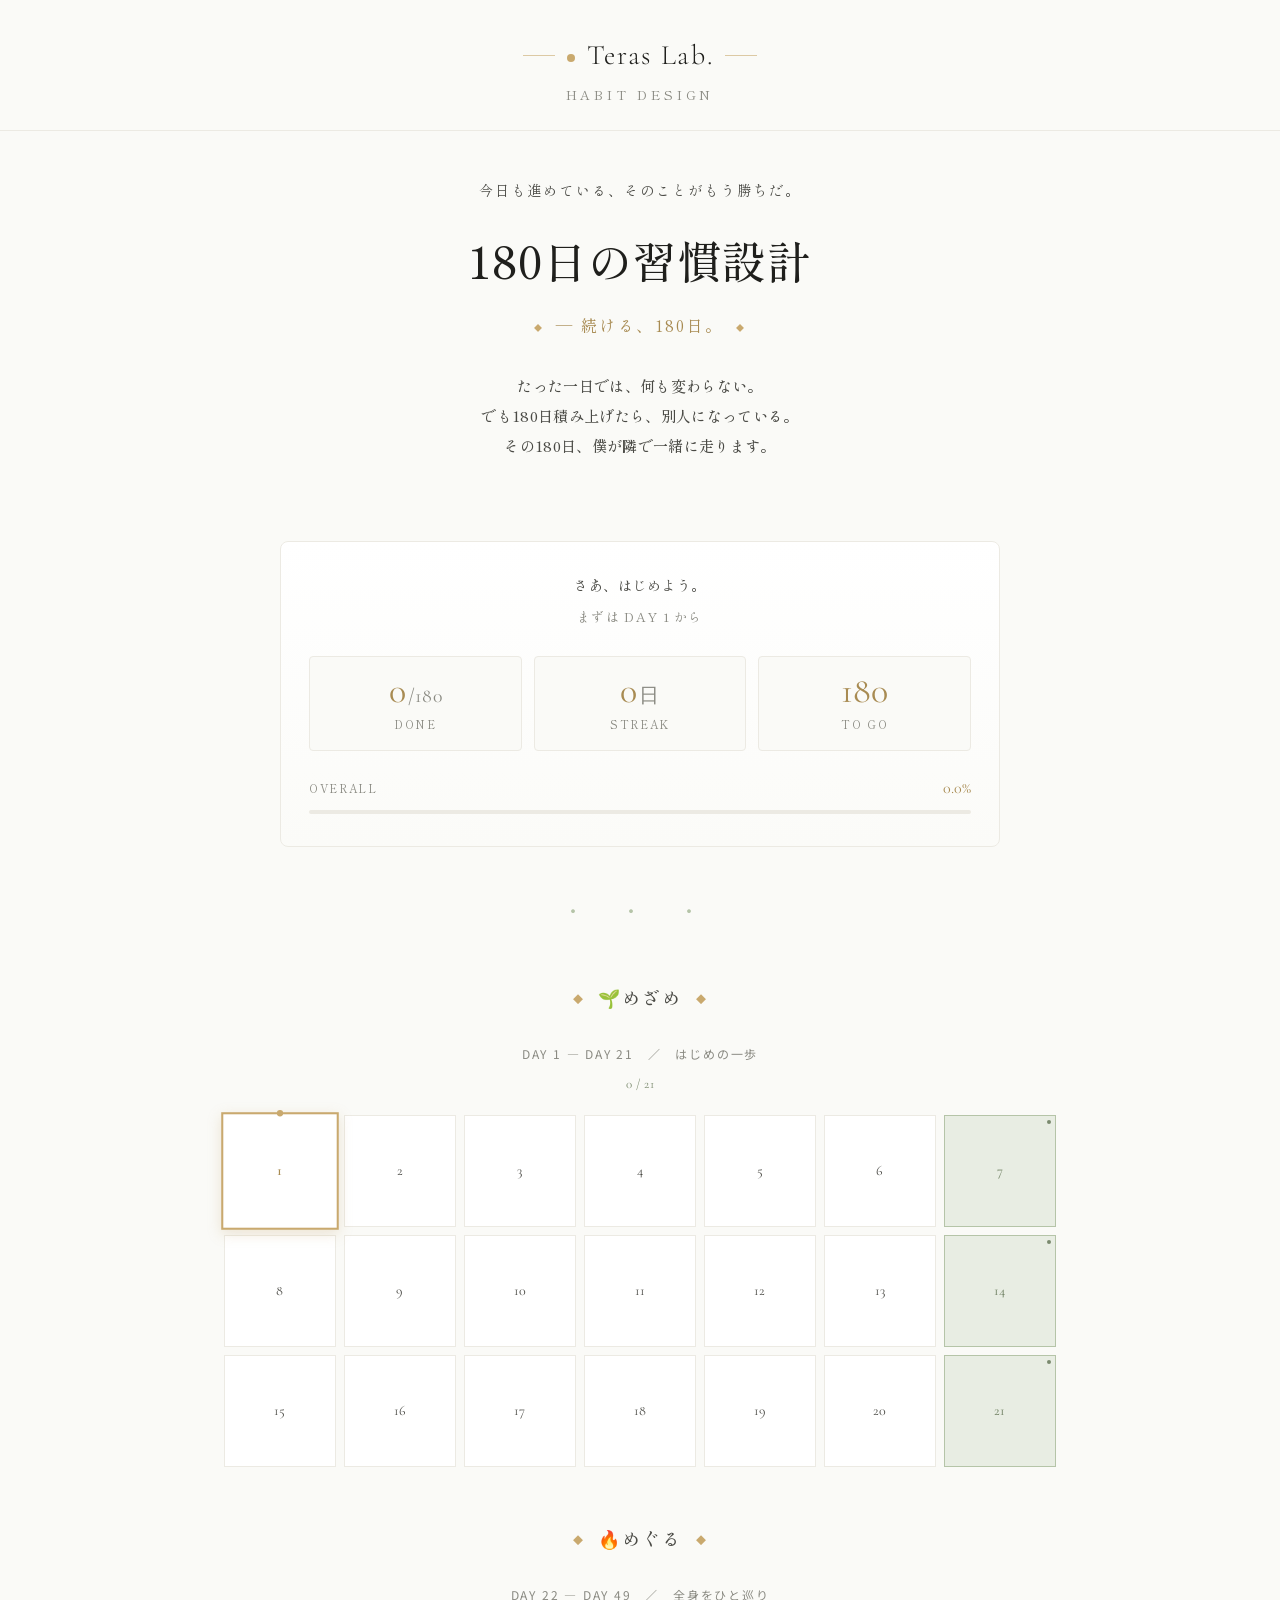
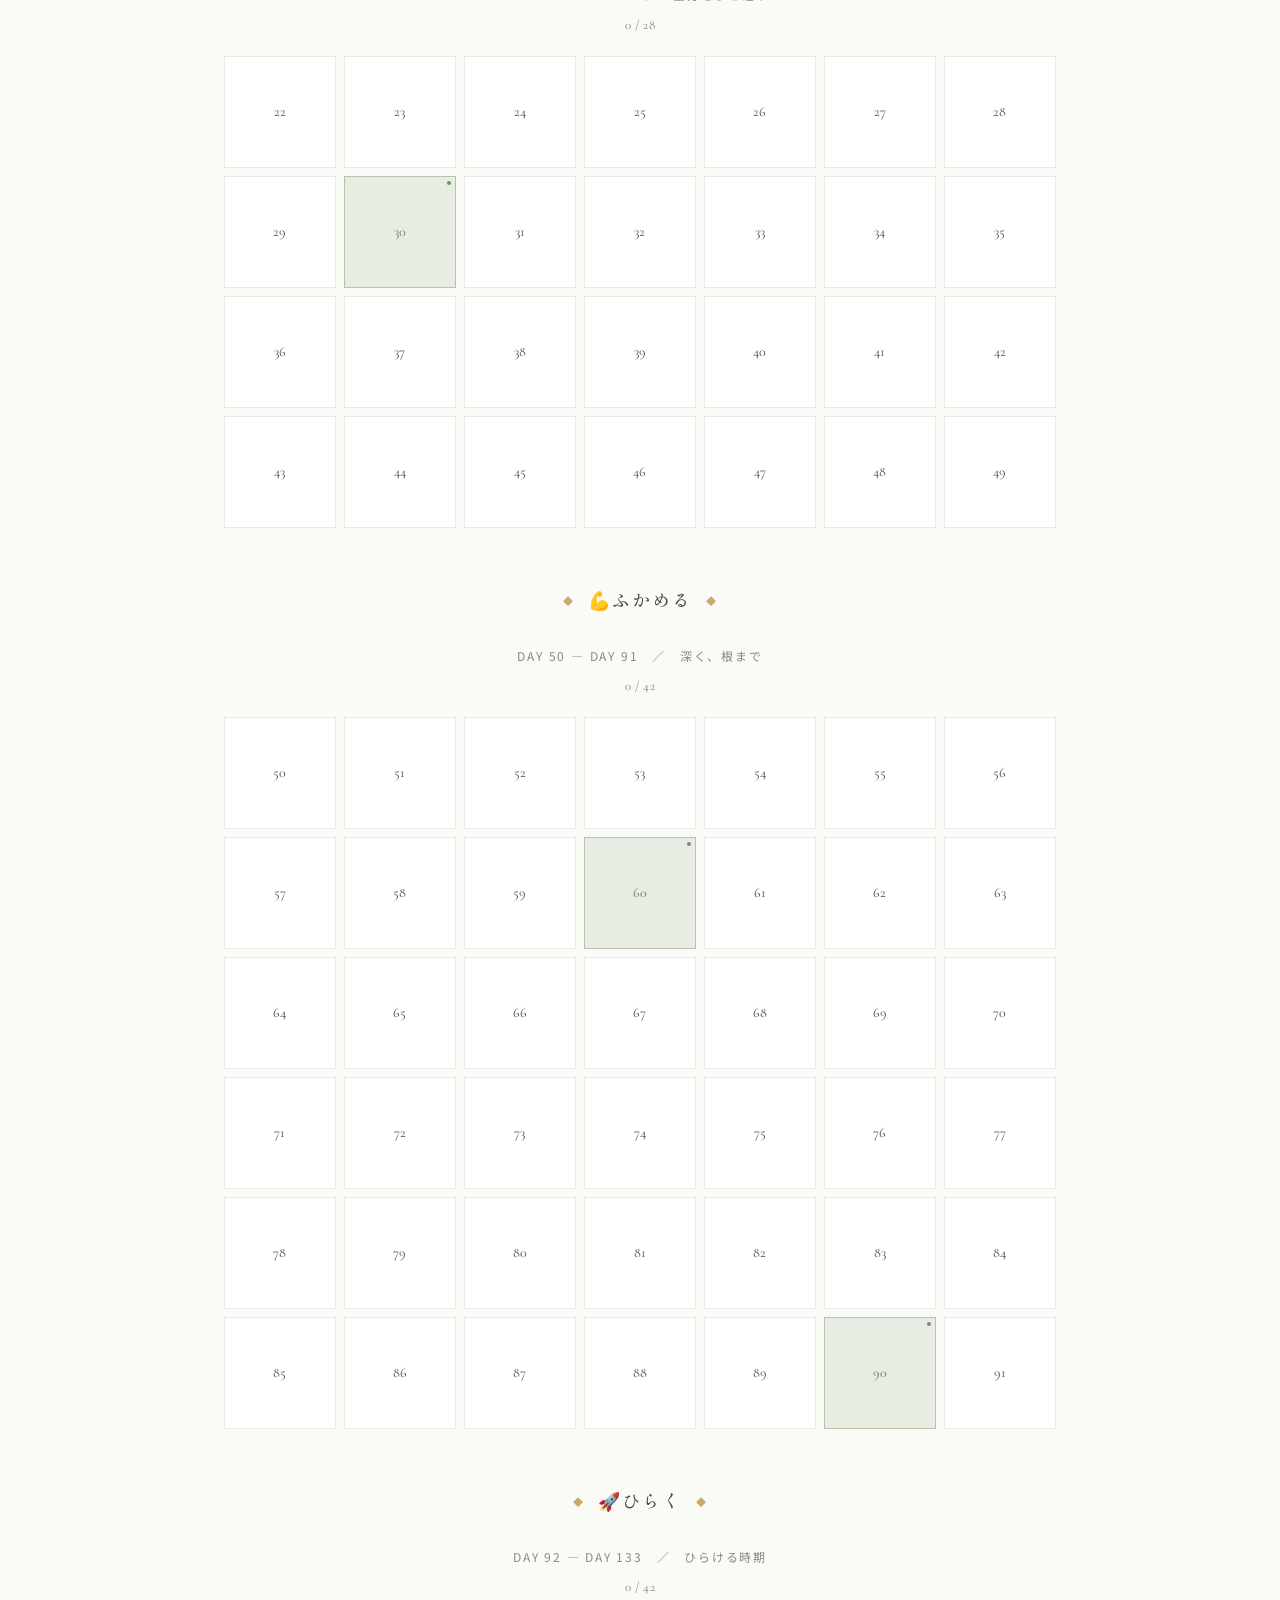
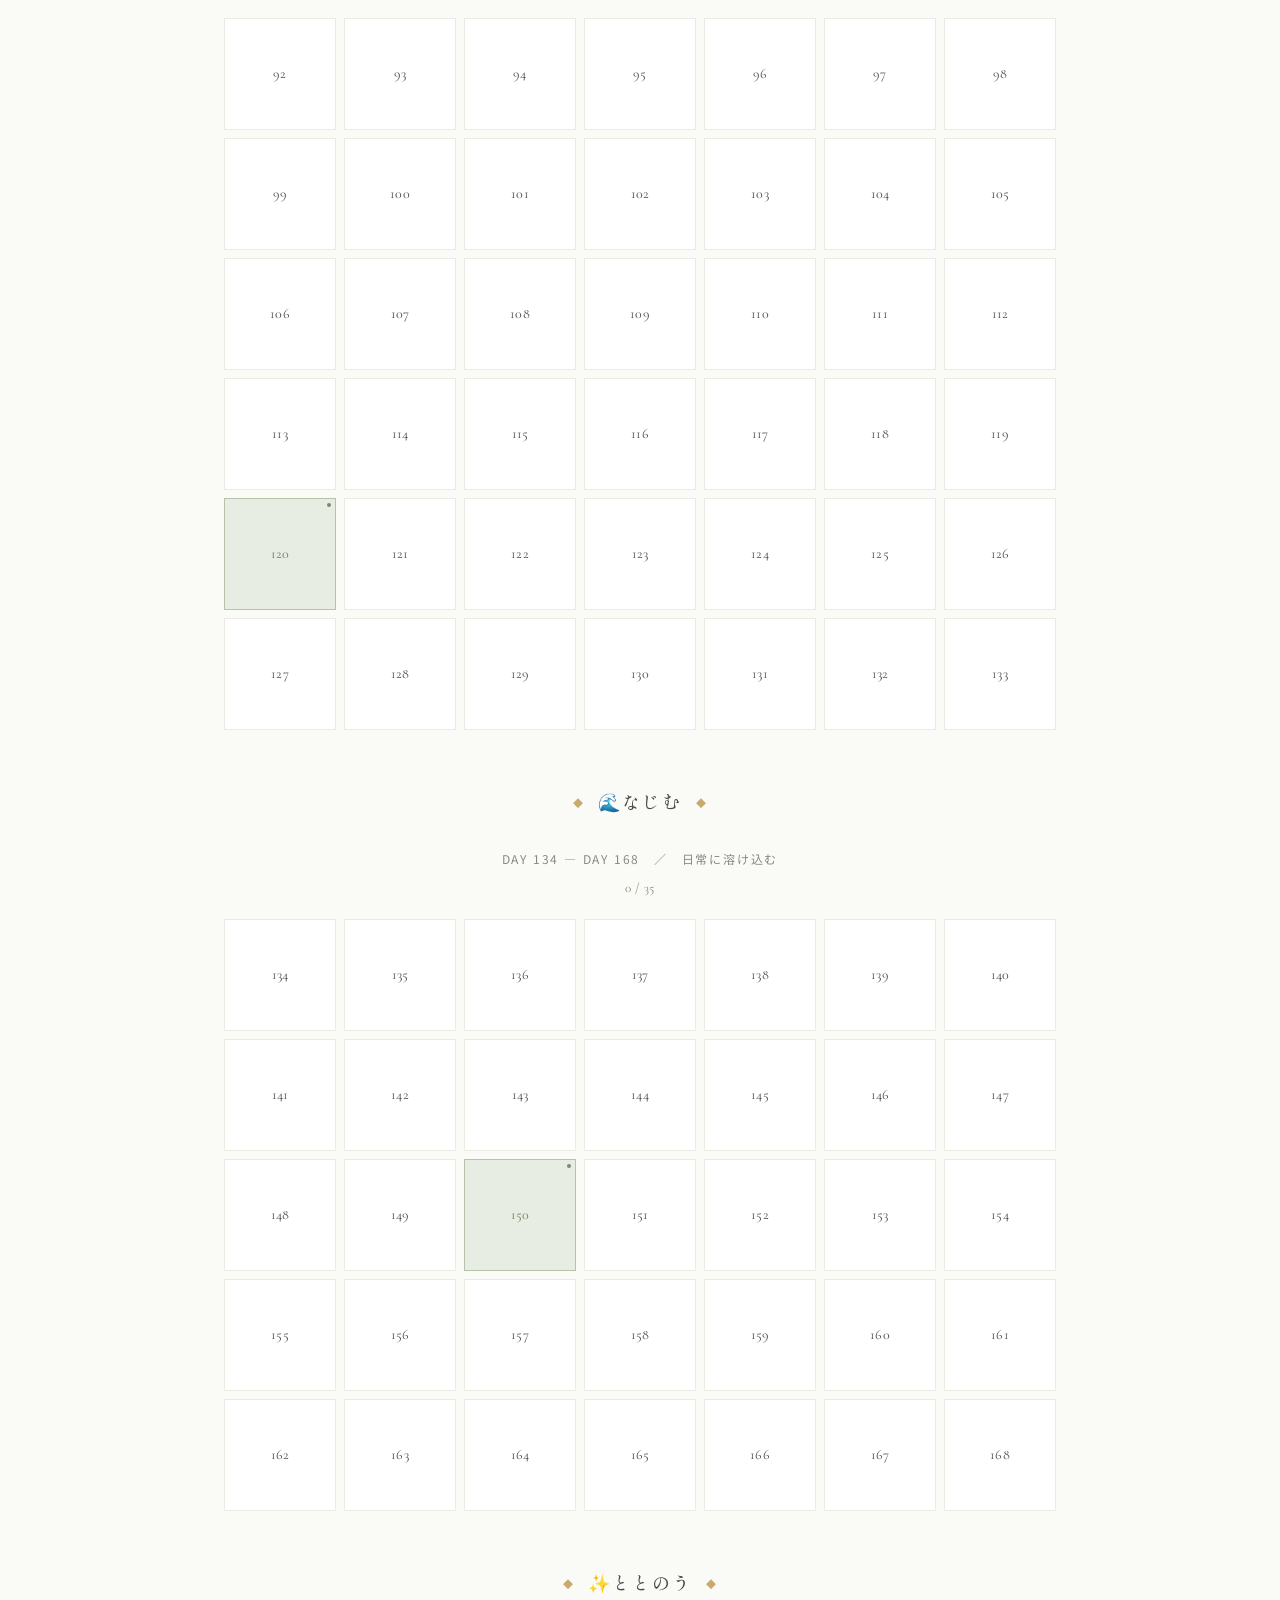
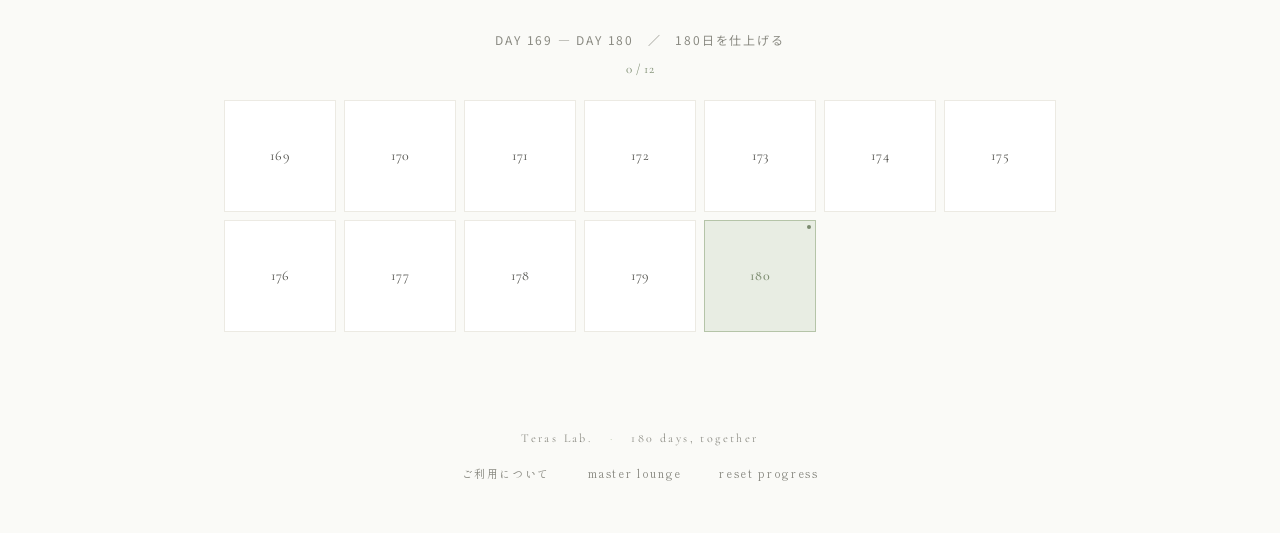
<file: index.html>
<!doctype html>
<html lang="ja">
<head>
<meta charset="utf-8">
<meta name="viewport" content="width=device-width, initial-scale=1, viewport-fit=cover">
<title>180日の習慣設計 | Teras Lab.</title>
<link rel="preconnect" href="https://fonts.googleapis.com">
<link rel="preconnect" href="https://fonts.gstatic.com" crossorigin>
<link href="https://fonts.googleapis.com/css2?family=Cormorant+Garamond:wght@300;400;500&family=Shippori+Mincho:wght@400;500;600&family=Noto+Sans+JP:wght@300;400;500;600&display=swap" rel="stylesheet">
<!-- PWA Settings -->
<meta name="apple-mobile-web-app-capable" content="yes">
<meta name="apple-mobile-web-app-status-bar-style" content="default">
<meta name="apple-mobile-web-app-title" content="Teras Lab.">
<meta name="theme-color" content="#1E3223">
<link rel="apple-touch-icon" href="apple-touch-icon.png">
<link rel="icon" type="image/png" sizes="192x192" href="icon-192.png">
<link rel="icon" type="image/png" sizes="512x512" href="icon-512.png">
<link rel="manifest" href="manifest.json">

<style>
  :root {
    --bg:        #FAFAF7;
    --bg-soft:   #F2F0EA;
    --sage:      #B5C4A8;
    --sage-deep: #7A8A6E;
    --sage-pale: #E8EDE3;
    --ink:       #1F1F1C;
    --ink-soft:  #4A4A45;
    --gray:      #8A8A82;
    --line:      #D9D6CD;
    --line-faint:#ECEAE3;
    --gold:      #C9A96E;
    --gold-deep: #A88B52;
    --gold-pale: #F5EFE0;
  }
  *,*::before,*::after { box-sizing: border-box; margin: 0; padding: 0; }
  html { scroll-behavior: smooth; }
  body {
    background: var(--bg);
    color: var(--ink);
    font-family: 'Noto Sans JP', sans-serif;
    font-weight: 400;
    line-height: 1.7;
    -webkit-font-smoothing: antialiased;
    -moz-osx-font-smoothing: grayscale;
    letter-spacing: 0.02em;
  }
  .serif { font-family: 'Shippori Mincho', serif; font-weight: 500; }
  .display { font-family: 'Cormorant Garamond', serif; font-weight: 300; letter-spacing: 0.02em; }

  .container { max-width: 880px; margin: 0 auto; padding: 0 24px; }
  @media (max-width:640px){ .container { padding: 0 20px; } }

  /* ヘッダー */
  header.top {
    padding: 32px 0 24px;
    border-bottom: 1px solid var(--line-faint);
  }
  .brand {
    display: flex; align-items: baseline; gap: 12px;
    justify-content: center;
  }
  .brand-mark {
    display: inline-block;
    width: 8px; height: 8px;
    background: var(--gold);
    border-radius: 50%;
    transform: translateY(-2px);
  }
  /* ブランド名の左右に金の細線装飾 */
  .brand::before, .brand::after {
    content: '';
    width: 32px; height: 1px;
    background: var(--gold);
    align-self: center;
    opacity: 0.6;
  }
  .brand-name {
    font-family: 'Cormorant Garamond', serif;
    font-size: 28px; font-weight: 300;
    letter-spacing: 0.06em;
    color: var(--ink);
  }
  .brand-sub {
    text-align: center;
    margin-top: 4px;
    font-family: 'Shippori Mincho', serif;
    font-size: 13px; letter-spacing: 0.3em;
    color: var(--gray);
  }

  /* イントロ */
  .intro {
    padding: 48px 0 32px;
    text-align: center;
  }
  .intro-greeting {
    font-family: 'Shippori Mincho', serif;
    font-size: 14px;
    color: var(--ink-soft);
    letter-spacing: 0.15em;
    margin-bottom: 28px;
  }
  .intro-title-jp {
    font-family: 'Shippori Mincho', serif;
    font-weight: 500;
    font-size: clamp(30px, 5vw, 44px);
    line-height: 1.4;
    color: var(--ink);
    letter-spacing: 0.02em;
  }
  .intro-tagline {
    font-family: 'Shippori Mincho', serif;
    font-size: 16px;
    color: var(--gold-deep);
    letter-spacing: 0.15em;
    margin-top: 20px;
  }
  .intro-tagline::before, .intro-tagline::after {
    content: '◆';
    color: var(--gold);
    font-size: 8px;
    margin: 0 12px;
    vertical-align: middle;
  }
  .intro-line {
    font-family: 'Shippori Mincho', serif;
    font-size: 15px;
    color: var(--ink-soft);
    margin-top: 32px;
    line-height: 2;
  }

  /* === 進捗ダッシュボード === */
  .progress-dashboard {
    margin: 48px auto 16px;
    max-width: 720px;
    padding: 32px 28px;
    background: linear-gradient(180deg, #FFFFFF 0%, #FBFBF8 100%);
    border: 1px solid var(--line-faint);
    border-radius: 8px;
  }
  .progress-status {
    text-align: center;
    margin-bottom: 28px;
  }
  .progress-status-line {
    font-family: 'Shippori Mincho', serif;
    font-size: 14px;
    color: var(--ink-soft);
    margin-bottom: 8px;
    letter-spacing: 0.05em;
  }
  .progress-status-line .day-num {
    font-family: 'Cormorant Garamond', serif;
    font-size: 24px;
    font-weight: 400;
    color: var(--sage-deep);
    margin: 0 4px;
    letter-spacing: 0.02em;
  }
  .progress-next-cta {
    font-family: 'Shippori Mincho', serif;
    font-size: 13px;
    color: var(--gray);
    letter-spacing: 0.1em;
  }

  .progress-stats {
    display: grid;
    grid-template-columns: 1fr 1fr 1fr;
    gap: 12px;
    margin-bottom: 24px;
  }
  @media (max-width:540px){
    .progress-stats { grid-template-columns: 1fr 1fr 1fr; gap: 8px; }
  }
  .stat {
    text-align: center;
    padding: 16px 8px;
    background: var(--bg);
    border-radius: 4px;
    border: 1px solid var(--line-faint);
  }
  .stat-num {
    font-family: 'Cormorant Garamond', serif;
    font-weight: 400;
    font-size: clamp(28px, 5vw, 36px);
    color: var(--gold-deep);
    line-height: 1;
    margin-bottom: 6px;
  }
  .stat-num .small {
    font-size: 0.55em;
    color: var(--gray);
    margin-left: 2px;
  }
  .stat-label {
    font-family: 'Shippori Mincho', serif;
    font-size: 11px;
    color: var(--gray);
    letter-spacing: 0.15em;
  }
  
  .progress-bar-wrap {
    margin-top: 8px;
  }
  .progress-bar-label {
    display: flex;
    justify-content: space-between;
    align-items: baseline;
    margin-bottom: 8px;
    font-family: 'Shippori Mincho', serif;
    font-size: 11px;
    color: var(--gray);
    letter-spacing: 0.15em;
  }
  .progress-bar-label .pct {
    font-family: 'Cormorant Garamond', serif;
    font-size: 16px;
    color: var(--gold-deep);
    letter-spacing: 0;
  }
  .progress-bar {
    height: 4px;
    background: var(--line-faint);
    border-radius: 2px;
    overflow: hidden;
    position: relative;
  }
  .progress-bar-fill {
    height: 100%;
    background: linear-gradient(90deg, var(--sage), var(--gold));
    border-radius: 2px;
    transition: width 0.6s cubic-bezier(0.4, 0, 0.2, 1);
  }

  .divider-dot {
    margin: 48px auto;
    text-align: center;
    color: var(--sage);
    font-size: 18px;
    letter-spacing: 1em;
  }

  /* 章セクション */
  .chapter-section { margin: 56px 0 32px; }
  .chapter-section h2 {
    font-family: 'Shippori Mincho', serif;
    font-size: 18px;
    font-weight: 500;
    letter-spacing: 0.1em;
    color: var(--ink-soft);
    text-align: center;
    margin-bottom: 32px;
  }
  .chapter-section h2::before {
    content: '◆';
    color: var(--gold);
    font-size: 10px;
    margin-right: 14px;
    vertical-align: middle;
    transform: translateY(-2px);
    display: inline-block;
  }
  .chapter-section h2::after {
    content: '◆';
    color: var(--gold);
    font-size: 10px;
    margin-left: 14px;
    vertical-align: middle;
    transform: translateY(-2px);
    display: inline-block;
  }
  .chapter-meta {
    text-align: center;
    color: var(--gray);
    font-size: 12px;
    letter-spacing: 0.15em;
    margin-bottom: 8px;
  }
  .chapter-progress {
    text-align: center;
    color: var(--sage-deep);
    font-family: 'Cormorant Garamond', serif;
    font-size: 13px;
    margin-bottom: 20px;
    letter-spacing: 0.05em;
  }

  /* DAY グリッド */
  .day-grid {
    display: grid;
    grid-template-columns: repeat(7, 1fr);
    gap: 8px;
  }
  @media (max-width:640px){
    .day-grid { grid-template-columns: repeat(7, 1fr); gap: 6px; }
  }
  .day-cell {
    aspect-ratio: 1;
    border: 1px solid var(--line-faint);
    background: #fff;
    display: flex;
    align-items: center; justify-content: center;
    cursor: pointer;
    font-family: 'Cormorant Garamond', serif;
    font-size: 16px;
    color: var(--ink-soft);
    position: relative;
    transition: all 0.2s ease;
    user-select: none;
  }
  .day-cell:hover {
    border-color: var(--sage-deep);
    background: var(--sage-pale);
    color: var(--sage-deep);
  }
  .day-cell.milestone:not(.done) {
    background: var(--sage-pale);
    border-color: var(--sage);
    color: var(--sage-deep);
    font-weight: 500;
  }
  .day-cell.milestone:not(.done)::after {
    content: '';
    position: absolute;
    top: 4px; right: 4px;
    width: 4px; height: 4px;
    background: var(--sage-deep);
    border-radius: 50%;
  }
  /* === 完了済みのDAYセル（セージで塗りつぶし） === */
  .day-cell.done {
    background: var(--sage);
    border-color: var(--sage-deep);
    color: #fff;
    font-weight: 500;
  }
  .day-cell.done:hover {
    background: var(--sage-deep);
    border-color: var(--sage-deep);
    color: #fff;
  }
  .day-cell.done::after {
    content: '✓';
    position: absolute;
    top: 2px; right: 4px;
    font-family: -apple-system, sans-serif;
    font-size: 9px;
    color: rgba(255, 255, 255, 0.9);
    font-weight: 600;
    line-height: 1;
  }
  /* 今日（次にやるべきDAY）のセル */
  .day-cell.next {
    border: 2px solid var(--gold);
    background: #fff;
    color: var(--gold-deep);
    font-weight: 600;
    transform: scale(1.05);
    box-shadow: 0 4px 12px rgba(201, 169, 110, 0.25);
    z-index: 1;
  }
  .day-cell.next::before {
    content: '';
    position: absolute;
    top: -4px; left: 50%;
    transform: translateX(-50%);
    width: 6px; height: 6px;
    background: var(--gold);
    border-radius: 50%;
  }
  
  .day-cell .num {
    font-size: 14px;
    line-height: 1;
  }
  @media (max-width:640px){
    .day-cell .num { font-size: 12px; }
  }

  /* DAYビュー */
  .day-view {
    position: fixed;
    inset: 0;
    background: var(--bg);
    overflow-y: auto;
    z-index: 100;
    display: none;
  }
  .day-view.show {
    display: block;
    animation: fadeUp 0.4s ease both;
  }
  @keyframes fadeUp {
    from { opacity: 0; transform: translateY(8px); }
    to   { opacity: 1; transform: translateY(0); }
  }

  .day-view-header {
    padding: 20px 0;
    border-bottom: 1px solid var(--line-faint);
    background: var(--bg);
    position: sticky; top: 0; z-index: 5;
  }
  .day-view-header .top-bar {
    display: flex;
    justify-content: space-between;
    align-items: center;
  }
  .back-btn {
    background: none;
    border: none;
    font-family: 'Shippori Mincho', serif;
    font-size: 14px;
    color: var(--ink-soft);
    cursor: pointer;
    padding: 8px 0;
    letter-spacing: 0.1em;
  }
  .back-btn:hover { color: var(--sage-deep); }
  .day-view-header .progress {
    font-family: 'Cormorant Garamond', serif;
    font-size: 14px;
    color: var(--gray);
    letter-spacing: 0.1em;
  }

  .day-view-body { padding: 48px 0 80px; }
  .day-meta {
    text-align: center;
    margin-bottom: 32px;
  }
  .day-chapter {
    font-family: 'Shippori Mincho', serif;
    font-size: 13px;
    color: var(--sage-deep);
    letter-spacing: 0.2em;
    margin-bottom: 16px;
  }
  .day-number {
    font-family: 'Cormorant Garamond', serif;
    font-weight: 300;
    font-size: clamp(64px, 14vw, 120px);
    line-height: 1;
    color: var(--ink);
    margin-bottom: 8px;
  }
  .day-week-info {
    font-family: 'Shippori Mincho', serif;
    font-size: 14px;
    color: var(--ink-soft);
    letter-spacing: 0.15em;
    margin-bottom: 24px;
  }
  .day-week-info span { margin: 0 12px; }
  .day-week-info .sep { color: var(--line); margin: 0 8px; }
  .day-concept {
    font-family: 'Shippori Mincho', serif;
    font-size: 18px;
    color: var(--sage-deep);
    margin: 24px 0 12px;
  }
  .day-greeting {
    font-family: 'Shippori Mincho', serif;
    font-size: 14px;
    color: var(--ink-soft);
    line-height: 2;
    max-width: 480px;
    margin: 0 auto;
  }
  .day-milestone {
    margin-top: 24px;
    padding: 16px 24px;
    background: var(--sage-pale);
    border-radius: 2px;
    display: inline-block;
    font-family: 'Shippori Mincho', serif;
    font-size: 14px;
    color: var(--sage-deep);
    letter-spacing: 0.1em;
  }
  /* 完了済みDAYのバッジ */
  .day-done-badge {
    display: inline-block;
    margin-top: 20px;
    padding: 8px 20px;
    background: var(--sage);
    color: #fff;
    border-radius: 999px;
    font-family: 'Shippori Mincho', serif;
    font-size: 12px;
    letter-spacing: 0.2em;
    border: 1px solid var(--gold);
  }
  .day-done-badge::before {
    content: '✓';
    margin-right: 8px;
    font-weight: 600;
  }

  .video-section {
    margin-top: 48px;
    padding-top: 32px;
    border-top: 1px solid var(--line-faint);
  }
  .video-section + .video-section { margin-top: 48px; }
  .video-label {
    display: flex;
    align-items: center;
    gap: 16px;
    margin-bottom: 24px;
  }
  .video-label-text {
    font-family: 'Shippori Mincho', serif;
    font-size: 12px;
    letter-spacing: 0.3em;
    color: var(--gray);
  }
  .video-label-line { flex: 1; height: 1px; background: var(--line-faint); }
  .video-label-num {
    font-family: 'Cormorant Garamond', serif;
    font-size: 14px;
    color: var(--sage-deep);
    font-style: italic;
  }
  .video-title {
    font-family: 'Shippori Mincho', serif;
    font-size: 22px;
    font-weight: 500;
    color: var(--ink);
    margin-bottom: 8px;
    line-height: 1.5;
  }
  .video-meta {
    font-family: 'Shippori Mincho', serif;
    font-size: 12px;
    color: var(--gray);
    letter-spacing: 0.15em;
    margin-bottom: 20px;
  }
  .video-meta .pill {
    display: inline-block;
    padding: 2px 10px;
    border: 1px solid var(--line);
    border-radius: 999px;
    margin-right: 6px;
  }
  .video-frame {
    position: relative;
    aspect-ratio: 9 / 16;
    max-width: 360px;
    margin: 0 auto;
    background: #000;
    border-radius: 2px;
    overflow: hidden;
  }
  .video-frame iframe {
    position: absolute;
    inset: 0;
    width: 100%; height: 100%;
    border: 0;
  }

  /* === 完了ボタンセクション === */
  .complete-section {
    margin-top: 64px;
    padding: 32px 24px;
    background: var(--sage-pale);
    border-radius: 8px;
    text-align: center;
  }
  .complete-section.is-done {
    background: #FBFBF8;
    border: 1px solid var(--line-faint);
  }
  .complete-message {
    font-family: 'Shippori Mincho', serif;
    font-size: 14px;
    color: var(--ink-soft);
    margin-bottom: 20px;
    line-height: 2;
  }
  .complete-btn {
    background: #1E3223;
    color: #fff;
    border: 1px solid var(--gold);
    padding: 18px 48px;
    font-family: 'Shippori Mincho', serif;
    font-size: 17px;
    font-weight: 500;
    letter-spacing: 0.1em;
    border-radius: 999px;
    cursor: pointer;
    transition: all 0.2s ease;
    box-shadow: 0 4px 16px rgba(30, 50, 35, 0.3);
    position: relative;
  }
  .complete-btn:hover {
    background: #2A4530;
    transform: translateY(-2px);
    box-shadow: 0 6px 20px rgba(30, 50, 35, 0.4);
  }
  .complete-btn:active { transform: translateY(0); }
  .complete-undo {
    background: none;
    border: 1px solid var(--line);
    color: var(--ink-soft);
    padding: 12px 32px;
    font-family: 'Shippori Mincho', serif;
    font-size: 13px;
    letter-spacing: 0.1em;
    border-radius: 999px;
    cursor: pointer;
    margin-top: 8px;
    transition: all 0.2s ease;
  }
  .complete-undo:hover {
    border-color: var(--sage-deep);
    color: var(--sage-deep);
  }
  .complete-done-text {
    font-family: 'Shippori Mincho', serif;
    font-size: 16px;
    color: var(--sage-deep);
    margin-bottom: 12px;
  }
  .complete-done-text::before {
    content: '✓';
    display: inline-block;
    width: 28px; height: 28px;
    line-height: 28px;
    background: var(--sage);
    color: #fff;
    border-radius: 50%;
    margin-right: 12px;
    font-weight: 600;
  }
  .complete-done-when {
    font-family: 'Cormorant Garamond', serif;
    font-size: 13px;
    color: var(--gray);
    letter-spacing: 0.05em;
  }

  /* お祝い演出 */
  @keyframes celebrate {
    0%   { transform: scale(0.9); opacity: 0; }
    40%  { transform: scale(1.08); opacity: 1; }
    100% { transform: scale(1); }
  }
  .celebrate {
    animation: celebrate 0.6s cubic-bezier(0.34, 1.56, 0.64, 1) both;
  }

  .day-nav {
    display: flex;
    justify-content: space-between;
    align-items: center;
    margin-top: 64px;
    padding-top: 24px;
    border-top: 1px solid var(--line-faint);
  }
  .nav-btn {
    background: none;
    border: 1px solid var(--line);
    padding: 12px 28px;
    font-family: 'Shippori Mincho', serif;
    font-size: 13px;
    color: var(--ink-soft);
    letter-spacing: 0.15em;
    cursor: pointer;
    transition: all 0.2s ease;
    border-radius: 2px;
  }
  .nav-btn:hover:not(:disabled) {
    border-color: var(--sage-deep);
    color: var(--sage-deep);
    background: var(--sage-pale);
  }
  .nav-btn:disabled { opacity: 0.3; cursor: not-allowed; }

  footer {
    text-align: center;
    padding: 64px 0 48px;
    color: var(--gray);
    font-family: 'Cormorant Garamond', serif;
    font-size: 12px;
    letter-spacing: 0.2em;
  }
  footer .dot { color: var(--sage); margin: 0 12px; }
  footer .reset-link {
    display: block;
    margin-top: 16px;
    font-size: 11px;
    color: var(--line);
    cursor: pointer;
    letter-spacing: 0.15em;
  }
  footer .reset-link:hover { color: var(--gray); }

  .fade-in {
    opacity: 0;
    transform: translateY(8px);
    animation: fadeIn 0.6s ease forwards;
  }
  @keyframes fadeIn { to { opacity: 1; transform: translateY(0); } }

  /* === メモ機能 === */
  .memo-section {
    margin-top: 24px;
    padding: 20px;
    background: #fff;
    border: 1px solid var(--line-faint);
    border-radius: 6px;
  }
  .memo-section.editing {
    border-color: var(--gold);
    box-shadow: 0 0 0 1px var(--gold);
  }
  .memo-label {
    font-family: 'Shippori Mincho', serif;
    font-size: 12px;
    color: var(--gray);
    letter-spacing: 0.2em;
    margin-bottom: 12px;
    display: flex;
    align-items: center;
    gap: 8px;
  }
  .memo-label::before {
    content: '◆';
    color: var(--gold);
    font-size: 8px;
  }
  .memo-display {
    font-family: 'Shippori Mincho', serif;
    font-size: 14px;
    color: var(--ink-soft);
    line-height: 1.8;
    white-space: pre-wrap;
    cursor: text;
    min-height: 24px;
  }
  .memo-display.empty {
    color: var(--gray);
    font-style: italic;
  }
  .memo-input {
    width: 100%;
    border: none;
    outline: none;
    background: transparent;
    font-family: 'Shippori Mincho', serif;
    font-size: 14px;
    color: var(--ink);
    line-height: 1.8;
    resize: vertical;
    min-height: 60px;
  }
  .memo-actions {
    display: flex;
    gap: 8px;
    margin-top: 12px;
    justify-content: flex-end;
  }
  .memo-btn {
    background: none;
    border: 1px solid var(--line);
    padding: 6px 16px;
    font-family: 'Shippori Mincho', serif;
    font-size: 12px;
    color: var(--ink-soft);
    letter-spacing: 0.1em;
    border-radius: 4px;
    cursor: pointer;
    transition: all 0.2s ease;
  }
  .memo-btn:hover {
    border-color: var(--gold);
    color: var(--gold-deep);
  }
  .memo-btn.primary {
    background: var(--gold-deep);
    color: #fff;
    border-color: var(--gold-deep);
  }
  .memo-btn.primary:hover {
    background: #1E3223;
    border-color: #1E3223;
  }


  /* === ご利用の注意モーダル === */
  .info-modal {
    position: fixed;
    inset: 0;
    background: rgba(31, 31, 28, 0.6);
    z-index: 200;
    display: none;
    align-items: center;
    justify-content: center;
    padding: 20px;
  }
  .info-modal.show {
    display: flex;
    animation: fadeIn 0.3s ease;
  }
  .info-modal-content {
    background: var(--bg);
    max-width: 540px;
    width: 100%;
    max-height: 85vh;
    overflow-y: auto;
    border-radius: 8px;
    border: 1px solid var(--gold);
    padding: 32px 28px;
    box-shadow: 0 20px 60px rgba(0,0,0,0.3);
    position: relative;
  }
  .info-modal-close {
    position: absolute;
    top: 16px;
    right: 20px;
    background: none;
    border: none;
    font-size: 24px;
    color: var(--gray);
    cursor: pointer;
    padding: 4px;
    line-height: 1;
    transition: color 0.2s;
  }
  .info-modal-close:hover {
    color: var(--ink);
  }
  .info-modal-title {
    font-family: 'Shippori Mincho', serif;
    font-size: 18px;
    font-weight: 500;
    color: var(--ink);
    text-align: center;
    margin-bottom: 8px;
    letter-spacing: 0.1em;
  }
  .info-modal-title::before, .info-modal-title::after {
    content: '◆';
    color: var(--gold);
    font-size: 8px;
    margin: 0 12px;
    vertical-align: middle;
  }
  .info-modal-subtitle {
    font-family: 'Cormorant Garamond', serif;
    font-size: 13px;
    color: var(--gray);
    text-align: center;
    margin-bottom: 28px;
    letter-spacing: 0.15em;
  }
  .info-section {
    margin-bottom: 24px;
  }
  .info-section h3 {
    font-family: 'Shippori Mincho', serif;
    font-size: 13px;
    font-weight: 500;
    color: var(--gold-deep);
    letter-spacing: 0.15em;
    margin-bottom: 10px;
    padding-bottom: 6px;
    border-bottom: 1px solid var(--line-faint);
  }
  .info-section p, .info-section ul {
    font-family: 'Shippori Mincho', serif;
    font-size: 13px;
    color: var(--ink-soft);
    line-height: 1.9;
    letter-spacing: 0.02em;
  }
  .info-section ul {
    list-style: none;
    padding: 0;
  }
  .info-section ul li {
    padding-left: 16px;
    position: relative;
    margin-bottom: 4px;
  }
  .info-section ul li::before {
    content: '·';
    position: absolute;
    left: 4px;
    top: 0;
    color: var(--gold);
    font-weight: 600;
  }
  .info-section .highlight {
    color: var(--gold-deep);
    font-weight: 500;
  }
  .info-modal-foot {
    text-align: center;
    margin-top: 28px;
    padding-top: 20px;
    border-top: 1px solid var(--line-faint);
    font-family: 'Cormorant Garamond', serif;
    font-size: 11px;
    color: var(--gray);
    letter-spacing: 0.2em;
  }
  /* フッターの「ご利用について」リンク */
  footer .info-link {
    display: inline-block;
    margin: 0 16px;
    font-family: 'Shippori Mincho', serif;
    font-size: 11px;
    color: var(--gray);
    cursor: pointer;
    letter-spacing: 0.15em;
    transition: color 0.2s;
  }
  footer .info-link:hover {
    color: var(--gold-deep);
  }

  /* === マスターラウンジ === */
  .lounge {
    padding: 24px 0 48px;
  }
  .lounge-banner {
    background: linear-gradient(135deg, #1E3223 0%, #2A4530 100%);
    color: #fff;
    padding: 48px 32px;
    border-radius: 8px;
    text-align: center;
    position: relative;
    overflow: hidden;
    margin-bottom: 32px;
    border: 1px solid var(--gold);
  }
  .lounge-banner::before, .lounge-banner::after {
    content: '◆';
    position: absolute;
    color: var(--gold);
    font-size: 12px;
  }
  .lounge-banner::before { top: 16px; left: 16px; }
  .lounge-banner::after { top: 16px; right: 16px; }
  .lounge-crown {
    font-size: 32px;
    margin-bottom: 16px;
  }
  .lounge-title {
    font-family: 'Cormorant Garamond', serif;
    font-weight: 300;
    font-size: 32px;
    color: var(--gold);
    letter-spacing: 0.05em;
    margin-bottom: 8px;
  }
  .lounge-subtitle {
    font-family: 'Shippori Mincho', serif;
    font-size: 14px;
    color: rgba(255,255,255,0.85);
    letter-spacing: 0.2em;
    margin-bottom: 20px;
  }
  .lounge-message {
    font-family: 'Shippori Mincho', serif;
    font-size: 14px;
    color: rgba(255,255,255,0.9);
    line-height: 2;
    max-width: 480px;
    margin: 0 auto;
  }

  .lounge-section {
    margin: 56px 0 32px;
  }
  .lounge-section-title {
    font-family: 'Shippori Mincho', serif;
    font-size: 14px;
    font-weight: 500;
    letter-spacing: 0.25em;
    color: var(--ink-soft);
    text-align: center;
    margin-bottom: 24px;
    display: flex;
    align-items: center;
    justify-content: center;
    gap: 14px;
  }
  .lounge-section-title::before, .lounge-section-title::after {
    content: '◆';
    color: var(--gold);
    font-size: 10px;
  }

  /* バッジコレクション */
  .badges-grid {
    display: grid;
    grid-template-columns: repeat(auto-fit, minmax(120px, 1fr));
    gap: 16px;
    max-width: 720px;
    margin: 0 auto;
  }
  .badge-item {
    text-align: center;
    padding: 24px 12px;
    background: #fff;
    border: 1px solid var(--line-faint);
    border-radius: 8px;
    transition: all 0.3s ease;
  }
  .badge-item.earned {
    background: linear-gradient(180deg, var(--gold-pale) 0%, #fff 100%);
    border-color: var(--gold);
  }
  .badge-icon {
    font-size: 36px;
    margin-bottom: 8px;
    filter: grayscale(1);
    opacity: 0.3;
  }
  .badge-item.earned .badge-icon {
    filter: none;
    opacity: 1;
  }
  .badge-day {
    font-family: 'Cormorant Garamond', serif;
    font-size: 24px;
    color: var(--ink);
    margin-bottom: 4px;
  }
  .badge-item.earned .badge-day {
    color: var(--gold-deep);
    font-weight: 500;
  }
  .badge-label {
    font-family: 'Shippori Mincho', serif;
    font-size: 11px;
    color: var(--gray);
    letter-spacing: 0.15em;
  }

  /* 動画選択カード */
  .picker-grid {
    display: grid;
    grid-template-columns: repeat(auto-fit, minmax(220px, 1fr));
    gap: 16px;
  }
  .picker-card {
    background: #fff;
    border: 1px solid var(--line-faint);
    border-radius: 8px;
    padding: 24px 20px;
    text-align: center;
    cursor: pointer;
    transition: all 0.2s ease;
  }
  .picker-card:hover {
    border-color: var(--gold);
    transform: translateY(-2px);
    box-shadow: 0 8px 20px rgba(201, 169, 110, 0.15);
  }
  .picker-icon {
    font-size: 28px;
    margin-bottom: 12px;
  }
  .picker-title {
    font-family: 'Shippori Mincho', serif;
    font-size: 15px;
    font-weight: 500;
    color: var(--ink);
    margin-bottom: 6px;
  }
  .picker-desc {
    font-family: 'Shippori Mincho', serif;
    font-size: 12px;
    color: var(--gray);
    line-height: 1.6;
  }
  .part-buttons {
    display: flex;
    gap: 8px;
    justify-content: center;
    margin-top: 12px;
    flex-wrap: wrap;
  }
  .part-btn {
    background: none;
    border: 1px solid var(--line);
    padding: 6px 14px;
    font-family: 'Shippori Mincho', serif;
    font-size: 12px;
    color: var(--ink-soft);
    border-radius: 999px;
    cursor: pointer;
    transition: all 0.2s ease;
  }
  .part-btn:hover {
    border-color: var(--gold);
    background: var(--gold-pale);
    color: var(--gold-deep);
  }

  /* ライブラリ */
  .library-filters {
    display: flex;
    gap: 6px;
    flex-wrap: wrap;
    justify-content: center;
    margin-bottom: 20px;
  }
  .filter-btn {
    background: none;
    border: 1px solid var(--line);
    padding: 6px 14px;
    font-family: 'Shippori Mincho', serif;
    font-size: 12px;
    color: var(--ink-soft);
    border-radius: 999px;
    cursor: pointer;
    transition: all 0.2s ease;
  }
  .filter-btn.active {
    background: var(--gold-deep);
    color: #fff;
    border-color: var(--gold-deep);
  }
  .filter-btn:hover:not(.active) {
    border-color: var(--gold);
    color: var(--gold-deep);
  }
  .library-list {
    display: grid;
    grid-template-columns: 1fr;
    gap: 8px;
  }
  .lib-item {
    background: #fff;
    border: 1px solid var(--line-faint);
    border-radius: 4px;
    padding: 14px 18px;
    cursor: pointer;
    transition: all 0.2s ease;
    display: flex;
    justify-content: space-between;
    align-items: center;
    gap: 12px;
  }
  .lib-item:hover {
    border-color: var(--gold);
    background: var(--gold-pale);
  }
  .lib-item-info {
    flex: 1;
    min-width: 0;
  }
  .lib-item-title {
    font-family: 'Shippori Mincho', serif;
    font-size: 14px;
    color: var(--ink);
    margin-bottom: 4px;
    overflow: hidden;
    text-overflow: ellipsis;
    white-space: nowrap;
  }
  .lib-item-meta {
    font-family: 'Shippori Mincho', serif;
    font-size: 11px;
    color: var(--gray);
    letter-spacing: 0.05em;
  }
  .lib-item-meta .pill {
    display: inline-block;
    padding: 1px 8px;
    border: 1px solid var(--line);
    border-radius: 999px;
    margin-right: 4px;
    font-size: 10px;
  }
  .lib-item-code {
    font-family: 'Cormorant Garamond', serif;
    font-size: 14px;
    color: var(--gold-deep);
    flex-shrink: 0;
  }

  /* メモログ（マスターラウンジ用） */
  .memo-log {
    max-width: 720px;
    margin: 0 auto;
  }
  .memo-log-item {
    background: #fff;
    border: 1px solid var(--line-faint);
    border-radius: 4px;
    padding: 16px 20px;
    margin-bottom: 8px;
    cursor: pointer;
    transition: all 0.2s ease;
  }
  .memo-log-item:hover {
    border-color: var(--gold);
  }
  .memo-log-day {
    font-family: 'Cormorant Garamond', serif;
    font-size: 16px;
    color: var(--gold-deep);
    margin-bottom: 6px;
  }
  .memo-log-text {
    font-family: 'Shippori Mincho', serif;
    font-size: 13px;
    color: var(--ink-soft);
    line-height: 1.7;
    white-space: pre-wrap;
  }
  .memo-log-empty {
    text-align: center;
    color: var(--gray);
    font-family: 'Shippori Mincho', serif;
    font-size: 13px;
    padding: 32px;
    background: var(--bg-soft);
    border-radius: 4px;
  }

  /* マスターラウンジ切替トグル */
  .mode-toggle {
    text-align: center;
    margin: 32px 0;
  }
  .mode-toggle button {
    background: none;
    border: 1px solid var(--gold);
    padding: 10px 24px;
    font-family: 'Shippori Mincho', serif;
    font-size: 13px;
    color: var(--gold-deep);
    letter-spacing: 0.15em;
    border-radius: 999px;
    cursor: pointer;
    transition: all 0.2s ease;
  }
  .mode-toggle button:hover {
    background: var(--gold);
    color: #fff;
  }

  /* === END NEW CSS === */
</style>
</head>
<body>

<!-- =================== トップビュー =================== -->
<div id="topView">
  <header class="top">
    <div class="container">
      <div class="brand">
        <span class="brand-mark"></span>
        <span class="brand-name">Teras Lab.</span>
      </div>
      <div class="brand-sub">HABIT DESIGN</div>
    </div>
  </header>

  <section class="intro container fade-in">
    <div class="intro-greeting">今日も進めている、そのことがもう勝ちだ。</div>
    <h1 class="intro-title-jp">180日の習慣設計</h1>
    <p class="intro-tagline">— 続ける、180日。</p>
    <p class="intro-line serif">
      たった一日では、何も変わらない。<br>
      でも180日積み上げたら、別人になっている。<br>
      その180日、僕が隣で一緒に走ります。
    </p>
  </section>

  <!-- 進捗ダッシュボード -->
  <section class="container fade-in">
    <div class="progress-dashboard" id="dashboard">
      <!-- 動的に挿入 -->
    </div>
  </section>

  <div class="divider-dot">・ ・ ・</div>

  <main class="container">
    <div id="chaptersContainer"></div>
  </main>

  <footer>
    Teras Lab. <span class="dot">·</span> 180 days, together
    <div style="margin-top: 16px;">
      <span class="info-link" onclick="openInfoModal()">ご利用について</span>
      <span class="info-link" onclick="openLounge()">master lounge</span>
      <span class="info-link" onclick="confirmReset()">reset progress</span>
    </div>
  </footer>
</div>

<!-- =================== DAYビュー =================== -->
<div class="day-view" id="dayView">
  <div class="day-view-header">
    <div class="container top-bar">
      <button class="back-btn" onclick="closeDayView()">← 一覧へもどる</button>
      <span class="progress" id="dayProgress"></span>
    </div>
  </div>
  <div class="day-view-body container" id="dayViewBody"></div>
</div>

<!-- =================== マスターラウンジビュー =================== -->
<div class="day-view" id="loungeView">
  <div class="day-view-header">
    <div class="container top-bar">
      <button class="back-btn" onclick="closeLounge()">← もどる</button>
      <span class="progress">MASTER LOUNGE</span>
    </div>
  </div>
  <div class="day-view-body container lounge" id="loungeBody"></div>
</div>

<!-- =================== ご利用の注意モーダル =================== -->
<div class="info-modal" id="infoModal" onclick="if(event.target===this) closeInfoModal()">
  <div class="info-modal-content">
    <button class="info-modal-close" onclick="closeInfoModal()" aria-label="閉じる">×</button>
    
    <div class="info-modal-title">ご利用について</div>
    <div class="info-modal-subtitle">— a few notes for your journey —</div>
    
    <div class="info-section">
      <h3>進捗データの保存について</h3>
      <p>このアプリの進捗・メモは、<span class="highlight">お使いのスマホ内に保存</span>されています。サーバーには送信していませんので、安心してお使いください。</p>
    </div>
    
    <div class="info-section">
      <h3>ご注意ください</h3>
      <ul>
        <li>Safariの<span class="highlight">データを全削除すると、進捗も消えます</span></li>
        <li>機種変更時は<span class="highlight">引き継がれません</span></li>
        <li>大切な節目は、スクショで残しておくと安心です</li>
        <li>iPhoneでは <span class="highlight">Safari</span> でのご利用を推奨します</li>
      </ul>
    </div>
    
    <div class="info-section">
      <h3>推奨の使い方</h3>
      <p>Safariで開いたあと、<span class="highlight">「ホーム画面に追加」</span>すると、最も安定してアプリのように使えます。一度追加すれば、ホーム画面のアイコンから起動できます。</p>
    </div>
    
    <div class="info-section">
      <h3>もしアプリが開かないときは</h3>
      <p>少し時間をおいて再度お試しください。<br>それでも開かない場合は、お気軽にSlackでお声がけください。</p>
    </div>
    
    <div class="info-modal-foot">
      Teras Lab. · 180 days, together
    </div>
  </div>
</div>

<script>
// ====================== DATA START ======================
const PROGRAM_DATA = [{"day":1,"week":"第1週","weekday":"月","chapter":"🌱めざめ","concept":"始まりの日","milestone":"","weekMemo":"身体を動かす習慣作り。軽め中心、毎日続けることが目的","main":{"code":"A-5","title":"姿勢骨盤 一気に整える","link":"https://vimeo.com/1167608769/62c20f1a2d","part":"上半身","level":"軽め","sec":50},"sub":{"code":"B-16","title":"座ってできる股関節ケア５選","link":"https://vimeo.com/1167614213/69351d04a7","part":"全身","level":"中","sec":38}},{"day":2,"week":"第1週","weekday":"火","chapter":"🌱めざめ","concept":"集中の日","milestone":"","weekMemo":"身体を動かす習慣作り。軽め中心、毎日続けることが目的","main":{"code":"C-17","title":"背中整え10歳若返る","link":"https://vimeo.com/1189644540/65089f7eae","part":"上半身","level":"中","sec":82},"sub":{"code":"C-4","title":"月に2キロ痩せる骨盤ストレッチ","link":"https://vimeo.com/1167614765/806a48dc58","part":"下半身","level":"中","sec":55}},{"day":3,"week":"第1週","weekday":"水","chapter":"🌱めざめ","concept":"山場の日","milestone":"","weekMemo":"身体を動かす習慣作り。軽め中心、毎日続けることが目的","main":{"code":"C-20","title":"猫背の人コレCHECK","link":"https://vimeo.com/1189645770/aa383c0eb2","part":"上半身","level":"しっかり","sec":57},"sub":{"code":"A-3","title":"卍ストレッチで猫背撃退","link":"https://vimeo.com/1167608417/cf6f4e28ae","part":"全身","level":"しっかり","sec":69}},{"day":4,"week":"第1週","weekday":"木","chapter":"🌱めざめ","concept":"静かな日","milestone":"","weekMemo":"身体を動かす習慣作り。軽め中心、毎日続けることが目的","main":{"code":"B-10","title":"疲れをとるなら胸を開く！","link":"https://vimeo.com/1167613495/6b0c0037d6","part":"上半身","level":"軽め","sec":55},"sub":{"code":"A-9","title":"反り腰整えてお腹引き締める","link":"https://vimeo.com/1167610949/51af0eb62c","part":"下半身","level":"軽め","sec":67}},{"day":5,"week":"第1週","weekday":"金","chapter":"🌱めざめ","concept":"もう一山","milestone":"","weekMemo":"身体を動かす習慣作り。軽め中心、毎日続けることが目的","main":{"code":"A-6","title":"猫背巻き肩姿勢改善","link":"https://vimeo.com/1167608901/c7be84bbd3","part":"上半身","level":"中","sec":37},"sub":{"code":"A-4","title":"背中整え10歳若返る","link":"https://vimeo.com/1167608562/d3d850ca7d","part":"全身","level":"しっかり","sec":87}},{"day":6,"week":"第1週","weekday":"土","chapter":"🌱めざめ","concept":"じっくりの日","milestone":"","weekMemo":"身体を動かす習慣作り。軽め中心、毎日続けることが目的","main":{"code":"A-1","title":"実はこれ７日間続けると","link":"https://vimeo.com/1167608104/b9cf311692","part":"上半身","level":"中","sec":84},"sub":{"code":"C-9","title":"骨盤矯正開脚改善","link":"https://vimeo.com/1167615320/1a3923f80c","part":"下半身","level":"中","sec":42}},{"day":7,"week":"第1週","weekday":"日","chapter":"🌱めざめ","concept":"整える日","milestone":"🎊 1週間達成","weekMemo":"身体を動かす習慣作り。軽め中心、毎日続けることが目的","main":{"code":"A-17","title":"姿勢崩れ肩甲骨ケア","link":"https://vimeo.com/1167612230/d4ecff6d86","part":"上半身","level":"軽め","sec":76},"sub":{"code":"B-1","title":"もも裏ふにゃふにゃ","link":"https://vimeo.com/1167612499/11e6cac1d6","part":"下半身","level":"軽め","sec":38}},{"day":8,"week":"第2週","weekday":"月","chapter":"🌱めざめ","concept":"始まりの日","milestone":"","weekMemo":"下半身を優しくほぐす。気持ちよさを味わう週","main":{"code":"B-12","title":"たった10回で反り腰骨盤矯正","link":"https://vimeo.com/1167613719/cd13a85873","part":"下半身","level":"中","sec":29},"sub":{"code":"A-8","title":"1日20回神ルーティン","link":"https://vimeo.com/1167609118/97a2382424","part":"上半身","level":"軽め","sec":20}},{"day":9,"week":"第2週","weekday":"火","chapter":"🌱めざめ","concept":"集中の日","milestone":"","weekMemo":"下半身を優しくほぐす。気持ちよさを味わう週","main":{"code":"B-11","title":"代謝爆上げ股関節ケア３選！","link":"https://vimeo.com/1167613630/320744a479","part":"下半身","level":"中","sec":36},"sub":{"code":"B-20","title":"腰痛消える姿勢術","link":"https://vimeo.com/1189640868/157f077474","part":"下半身","level":"中","sec":74}},{"day":10,"week":"第2週","weekday":"水","chapter":"🌱めざめ","concept":"山場の日","milestone":"","weekMemo":"下半身を優しくほぐす。気持ちよさを味わう週","main":{"code":"A-10","title":"骨盤整え下腹凹む","link":"https://vimeo.com/1167611082/bd97c30ccb","part":"下半身","level":"しっかり","sec":78},"sub":{"code":"B-16","title":"座ってできる股関節ケア５選","link":"https://vimeo.com/1167614213/69351d04a7","part":"全身","level":"中","sec":38}},{"day":11,"week":"第2週","weekday":"木","chapter":"🌱めざめ","concept":"静かな日","milestone":"","weekMemo":"下半身を優しくほぐす。気持ちよさを味わう週","main":{"code":"C-7","title":"このひと工夫が内もも削ぐ","link":"https://vimeo.com/1167615103/38f0ed5bac","part":"下半身","level":"中","sec":40},"sub":{"code":"B-8","title":"股超硬い 矯正３選！","link":"https://vimeo.com/1167613276/0128388c93","part":"下半身","level":"中","sec":41}},{"day":12,"week":"第2週","weekday":"金","chapter":"🌱めざめ","concept":"もう一山","milestone":"","weekMemo":"下半身を優しくほぐす。気持ちよさを味わう週","main":{"code":"C-15","title":"たったの30秒！下半身トレ","link":"https://vimeo.com/1167615925/9d33986541","part":"下半身","level":"中","sec":47},"sub":{"code":"A-3","title":"卍ストレッチで猫背撃退","link":"https://vimeo.com/1167608417/cf6f4e28ae","part":"全身","level":"しっかり","sec":69}},{"day":13,"week":"第2週","weekday":"土","chapter":"🌱めざめ","concept":"じっくりの日","milestone":"","weekMemo":"下半身を優しくほぐす。気持ちよさを味わう週","main":{"code":"A-2","title":"これ知ってる？ 骨盤数cm歪むと..","link":"https://vimeo.com/1167608270/2266a4d68e","part":"下半身","level":"しっかり","sec":71},"sub":{"code":"B-18","title":"お尻上がる股関節トレ","link":"https://vimeo.com/1189637541/f88f5d5609","part":"下半身","level":"中","sec":76}},{"day":14,"week":"第2週","weekday":"日","chapter":"🌱めざめ","concept":"整える日","milestone":"🎊 2週間達成","weekMemo":"下半身を優しくほぐす。気持ちよさを味わう週","main":{"code":"A-9","title":"反り腰整えてお腹引き締める","link":"https://vimeo.com/1167610949/51af0eb62c","part":"下半身","level":"軽め","sec":67},"sub":{"code":"B-6","title":"10回するだけで背中ほぐれる","link":"https://vimeo.com/1167612989/82da38a3a2","part":"上半身","level":"軽め","sec":77}},{"day":15,"week":"第3週","weekday":"月","chapter":"🌱めざめ","concept":"始まりの日","milestone":"","weekMemo":"呼吸と体幹を意識。3週間達成の節目！","main":{"code":"A-18","title":"朝一これするだけで、、","link":"https://vimeo.com/1167612404/b2bf2f76bc","part":"体幹","level":"軽め","sec":37},"sub":{"code":"B-1","title":"もも裏ふにゃふにゃ","link":"https://vimeo.com/1167612499/11e6cac1d6","part":"下半身","level":"軽め","sec":38}},{"day":16,"week":"第3週","weekday":"火","chapter":"🌱めざめ","concept":"集中の日","milestone":"","weekMemo":"呼吸と体幹を意識。3週間達成の節目！","main":{"code":"C-14","title":"1日30秒代謝爆あがり","link":"https://vimeo.com/1167615783/4164ad40d4","part":"体幹","level":"中","sec":55},"sub":{"code":"A-4","title":"背中整え10歳若返る","link":"https://vimeo.com/1167608562/d3d850ca7d","part":"全身","level":"しっかり","sec":87}},{"day":17,"week":"第3週","weekday":"水","chapter":"🌱めざめ","concept":"山場の日","milestone":"","weekMemo":"呼吸と体幹を意識。3週間達成の節目！","main":{"code":"C-19","title":"お腹引き締まる骨盤矯正","link":"https://vimeo.com/1189646345/c91d2b1775","part":"体幹","level":"しっかり","sec":60},"sub":{"code":"B-19","title":"足ひらく開脚改善","link":"https://vimeo.com/1189640088/33ae93ac96","part":"下半身","level":"中","sec":82}},{"day":18,"week":"第3週","weekday":"木","chapter":"🌱めざめ","concept":"静かな日","milestone":"","weekMemo":"呼吸と体幹を意識。3週間達成の節目！","main":{"code":"A-7","title":"実はこれ７日間続けると","link":"https://vimeo.com/1167608980/791815889f","part":"体幹","level":"中","sec":76},"sub":{"code":"B-16","title":"座ってできる股関節ケア５選","link":"https://vimeo.com/1167614213/69351d04a7","part":"全身","level":"中","sec":38}},{"day":19,"week":"第3週","weekday":"金","chapter":"🌱めざめ","concept":"もう一山","milestone":"","weekMemo":"呼吸と体幹を意識。3週間達成の節目！","main":{"code":"A-13","title":"くびれ作る体幹トレ術","link":"https://vimeo.com/1167611578/f1bd59ee2a","part":"体幹","level":"しっかり","sec":72},"sub":{"code":"C-8","title":"腹筋100回よりお腹凹む","link":"https://vimeo.com/1167615215/0e7c106722","part":"下半身","level":"しっかり","sec":52}},{"day":20,"week":"第3週","weekday":"土","chapter":"🌱めざめ","concept":"じっくりの日","milestone":"","weekMemo":"呼吸と体幹を意識。3週間達成の節目！","main":{"code":"C-12","title":"身体の歪みを整えるこのねじり効果半端ない","link":"https://vimeo.com/1167615748/5300db7e11","part":"体幹","level":"しっかり","sec":41},"sub":{"code":"A-3","title":"卍ストレッチで猫背撃退","link":"https://vimeo.com/1167608417/cf6f4e28ae","part":"全身","level":"しっかり","sec":69}},{"day":21,"week":"第3週","weekday":"日","chapter":"🌱めざめ","concept":"整える日","milestone":"🎊 3週間達成","weekMemo":"呼吸と体幹を意識。3週間達成の節目！","main":{"code":"A-8","title":"1日20回神ルーティン","link":"https://vimeo.com/1167609118/97a2382424","part":"上半身","level":"軽め","sec":20},"sub":{"code":"C-5","title":"股関節ストレッチして太もも激痩せ","link":"https://vimeo.com/1167614865/d130f44b30","part":"下半身","level":"中","sec":41}},{"day":22,"week":"第4週","weekday":"月","chapter":"🔥めぐる","concept":"始まりの日","milestone":"","weekMemo":"肩甲骨・首肩を整える。中強度に少しずつ","main":{"code":"A-5","title":"姿勢骨盤 一気に整える","link":"https://vimeo.com/1167608769/62c20f1a2d","part":"上半身","level":"軽め","sec":50},"sub":{"code":"A-17","title":"姿勢崩れ肩甲骨ケア","link":"https://vimeo.com/1167612230/d4ecff6d86","part":"上半身","level":"軽め","sec":76}},{"day":23,"week":"第4週","weekday":"火","chapter":"🔥めぐる","concept":"集中の日","milestone":"","weekMemo":"肩甲骨・首肩を整える。中強度に少しずつ","main":{"code":"C-2","title":"これでわかる猫背の重症度","link":"https://vimeo.com/1167614452/bdc00e7288","part":"上半身","level":"中","sec":63},"sub":{"code":"A-18","title":"朝一これするだけで、、","link":"https://vimeo.com/1167612404/b2bf2f76bc","part":"体幹","level":"軽め","sec":37}},{"day":24,"week":"第4週","weekday":"水","chapter":"🔥めぐる","concept":"山場の日","milestone":"","weekMemo":"肩甲骨・首肩を整える。中強度に少しずつ","main":{"code":"C-20","title":"猫背の人コレCHECK","link":"https://vimeo.com/1189645770/aa383c0eb2","part":"上半身","level":"しっかり","sec":57},"sub":{"code":"B-13","title":"背中引き締め簡単トレ3選","link":"https://vimeo.com/1167613781/712d697ae8","part":"上半身","level":"中","sec":36}},{"day":25,"week":"第4週","weekday":"木","chapter":"🔥めぐる","concept":"静かな日","milestone":"","weekMemo":"肩甲骨・首肩を整える。中強度に少しずつ","main":{"code":"B-10","title":"疲れをとるなら胸を開く！","link":"https://vimeo.com/1167613495/6b0c0037d6","part":"上半身","level":"軽め","sec":55},"sub":{"code":"C-14","title":"1日30秒代謝爆あがり","link":"https://vimeo.com/1167615783/4164ad40d4","part":"体幹","level":"中","sec":55}},{"day":26,"week":"第4週","weekday":"金","chapter":"🔥めぐる","concept":"もう一山","milestone":"","weekMemo":"肩甲骨・首肩を整える。中強度に少しずつ","main":{"code":"A-14","title":"仰向け辛い原因反り腰","link":"https://vimeo.com/1167611779/1aa15fcf79","part":"上半身","level":"中","sec":65},"sub":{"code":"A-15","title":"肩スッキリ巻き肩整える","link":"https://vimeo.com/1167611947/2e26e88dee","part":"上半身","level":"中","sec":72}},{"day":27,"week":"第4週","weekday":"土","chapter":"🔥めぐる","concept":"じっくりの日","milestone":"","weekMemo":"肩甲骨・首肩を整える。中強度に少しずつ","main":{"code":"C-13","title":"日20回全身スッキリ歪み・肩こり巻肩・腰痛を改善！","link":"https://vimeo.com/1167615748/5300db7e11","part":"上半身","level":"中","sec":17},"sub":{"code":"A-7","title":"実はこれ７日間続けると","link":"https://vimeo.com/1167608980/791815889f","part":"体幹","level":"中","sec":76}},{"day":28,"week":"第4週","weekday":"日","chapter":"🔥めぐる","concept":"整える日","milestone":"","weekMemo":"肩甲骨・首肩を整える。中強度に少しずつ","main":{"code":"B-6","title":"10回するだけで背中ほぐれる","link":"https://vimeo.com/1167612989/82da38a3a2","part":"上半身","level":"軽め","sec":77},"sub":{"code":"A-6","title":"猫背巻き肩姿勢改善","link":"https://vimeo.com/1167608901/c7be84bbd3","part":"上半身","level":"中","sec":37}},{"day":29,"week":"第5週","weekday":"月","chapter":"🔥めぐる","concept":"始まりの日","milestone":"","weekMemo":"1ヶ月達成！股関節・もも裏を中心に","main":{"code":"B-1","title":"もも裏ふにゃふにゃ","link":"https://vimeo.com/1167612499/11e6cac1d6","part":"下半身","level":"軽め","sec":38},"sub":{"code":"A-8","title":"1日20回神ルーティン","link":"https://vimeo.com/1167609118/97a2382424","part":"上半身","level":"軽め","sec":20}},{"day":30,"week":"第5週","weekday":"火","chapter":"🔥めぐる","concept":"集中の日","milestone":"🌟 1ヶ月達成","weekMemo":"1ヶ月達成！股関節・もも裏を中心に","main":{"code":"C-10","title":"これできる？最強骨盤トレ5選！","link":"https://vimeo.com/1167615406/0028b4a245","part":"下半身","level":"中","sec":78},"sub":{"code":"C-17","title":"背中整え10歳若返る","link":"https://vimeo.com/1189644540/65089f7eae","part":"上半身","level":"中","sec":82}},{"day":31,"week":"第5週","weekday":"水","chapter":"🔥めぐる","concept":"山場の日","milestone":"","weekMemo":"1ヶ月達成！股関節・もも裏を中心に","main":{"code":"A-19","title":"その腹筋逆効果です","link":"https://vimeo.com/1189632333/96de96f2e6","part":"下半身","level":"しっかり","sec":74},"sub":{"code":"A-18","title":"朝一これするだけで、、","link":"https://vimeo.com/1167612404/b2bf2f76bc","part":"体幹","level":"軽め","sec":37}},{"day":32,"week":"第5週","weekday":"木","chapter":"🔥めぐる","concept":"静かな日","milestone":"","weekMemo":"1ヶ月達成！股関節・もも裏を中心に","main":{"code":"A-9","title":"反り腰整えてお腹引き締める","link":"https://vimeo.com/1167610949/51af0eb62c","part":"下半身","level":"軽め","sec":67},"sub":{"code":"A-5","title":"姿勢骨盤 一気に整える","link":"https://vimeo.com/1167608769/62c20f1a2d","part":"上半身","level":"軽め","sec":50}},{"day":33,"week":"第5週","weekday":"金","chapter":"🔥めぐる","concept":"もう一山","milestone":"","weekMemo":"1ヶ月達成！股関節・もも裏を中心に","main":{"code":"B-7","title":"股関節10回で激変","link":"https://vimeo.com/1167613163/aeb223c458","part":"下半身","level":"中","sec":61},"sub":{"code":"C-1","title":"くびれ作る体幹トレ術","link":"https://vimeo.com/1167614308/ca429e6875","part":"体幹","level":"しっかり","sec":72}},{"day":34,"week":"第5週","weekday":"土","chapter":"🔥めぐる","concept":"じっくりの日","milestone":"","weekMemo":"1ヶ月達成！股関節・もも裏を中心に","main":{"code":"B-15","title":"30秒で骨盤緩む股関節ストレッチ","link":"https://vimeo.com/1167614058/6a51ff3959","part":"下半身","level":"しっかり","sec":61},"sub":{"code":"A-1","title":"実はこれ７日間続けると","link":"https://vimeo.com/1167608104/b9cf311692","part":"上半身","level":"中","sec":84}},{"day":35,"week":"第5週","weekday":"日","chapter":"🔥めぐる","concept":"整える日","milestone":"","weekMemo":"1ヶ月達成！股関節・もも裏を中心に","main":{"code":"B-4","title":"痩せてない人見たことない","link":"https://vimeo.com/1167612723/d1b19e9b72","part":"下半身","level":"中","sec":43},"sub":{"code":"C-14","title":"1日30秒代謝爆あがり","link":"https://vimeo.com/1167615783/4164ad40d4","part":"体幹","level":"中","sec":55}},{"day":36,"week":"第6週","weekday":"月","chapter":"🔥めぐる","concept":"始まりの日","milestone":"","weekMemo":"体幹の中強度版。インナー意識","main":{"code":"A-7","title":"実はこれ７日間続けると","link":"https://vimeo.com/1167608980/791815889f","part":"体幹","level":"中","sec":76},"sub":{"code":"B-10","title":"疲れをとるなら胸を開く！","link":"https://vimeo.com/1167613495/6b0c0037d6","part":"上半身","level":"軽め","sec":55}},{"day":37,"week":"第6週","weekday":"火","chapter":"🔥めぐる","concept":"集中の日","milestone":"","weekMemo":"体幹の中強度版。インナー意識","main":{"code":"A-13","title":"くびれ作る体幹トレ術","link":"https://vimeo.com/1167611578/f1bd59ee2a","part":"体幹","level":"しっかり","sec":72},"sub":{"code":"C-12","title":"身体の歪みを整えるこのねじり効果半端ない","link":"https://vimeo.com/1167615748/5300db7e11","part":"体幹","level":"しっかり","sec":41}},{"day":38,"week":"第6週","weekday":"水","chapter":"🔥めぐる","concept":"山場の日","milestone":"","weekMemo":"体幹の中強度版。インナー意識","main":{"code":"C-19","title":"お腹引き締まる骨盤矯正","link":"https://vimeo.com/1189646345/c91d2b1775","part":"体幹","level":"しっかり","sec":60},"sub":{"code":"C-13","title":"日20回全身スッキリ歪み・肩こり巻肩・腰痛を改善！","link":"https://vimeo.com/1167615748/5300db7e11","part":"上半身","level":"中","sec":17}},{"day":39,"week":"第6週","weekday":"木","chapter":"🔥めぐる","concept":"静かな日","milestone":"","weekMemo":"体幹の中強度版。インナー意識","main":{"code":"A-18","title":"朝一これするだけで、、","link":"https://vimeo.com/1167612404/b2bf2f76bc","part":"体幹","level":"軽め","sec":37},"sub":{"code":"A-17","title":"姿勢崩れ肩甲骨ケア","link":"https://vimeo.com/1167612230/d4ecff6d86","part":"上半身","level":"軽め","sec":76}},{"day":40,"week":"第6週","weekday":"金","chapter":"🔥めぐる","concept":"もう一山","milestone":"","weekMemo":"体幹の中強度版。インナー意識","main":{"code":"C-2","title":"これでわかる猫背の重症度","link":"https://vimeo.com/1167614452/bdc00e7288","part":"上半身","level":"中","sec":63},"sub":{"code":"C-20","title":"猫背の人コレCHECK","link":"https://vimeo.com/1189645770/aa383c0eb2","part":"上半身","level":"しっかり","sec":57}},{"day":41,"week":"第6週","weekday":"土","chapter":"🔥めぐる","concept":"じっくりの日","milestone":"","weekMemo":"体幹の中強度版。インナー意識","main":{"code":"C-1","title":"くびれ作る体幹トレ術","link":"https://vimeo.com/1167614308/ca429e6875","part":"体幹","level":"しっかり","sec":72},"sub":{"code":"A-14","title":"仰向け辛い原因反り腰","link":"https://vimeo.com/1167611779/1aa15fcf79","part":"上半身","level":"中","sec":65}},{"day":42,"week":"第6週","weekday":"日","chapter":"🔥めぐる","concept":"整える日","milestone":"","weekMemo":"体幹の中強度版。インナー意識","main":{"code":"B-6","title":"10回するだけで背中ほぐれる","link":"https://vimeo.com/1167612989/82da38a3a2","part":"上半身","level":"軽め","sec":77},"sub":{"code":"A-8","title":"1日20回神ルーティン","link":"https://vimeo.com/1167609118/97a2382424","part":"上半身","level":"軽め","sec":20}},{"day":43,"week":"第7週","weekday":"月","chapter":"🔥めぐる","concept":"始まりの日","milestone":"","weekMemo":"全身をひと回り、自分の弱点に気づく週","main":{"code":"A-5","title":"姿勢骨盤 一気に整える","link":"https://vimeo.com/1167608769/62c20f1a2d","part":"上半身","level":"軽め","sec":50},"sub":{"code":"A-9","title":"反り腰整えてお腹引き締める","link":"https://vimeo.com/1167610949/51af0eb62c","part":"下半身","level":"軽め","sec":67}},{"day":44,"week":"第7週","weekday":"火","chapter":"🔥めぐる","concept":"集中の日","milestone":"","weekMemo":"全身をひと回り、自分の弱点に気づく週","main":{"code":"C-9","title":"骨盤矯正開脚改善","link":"https://vimeo.com/1167615320/1a3923f80c","part":"下半身","level":"中","sec":42},"sub":{"code":"C-14","title":"1日30秒代謝爆あがり","link":"https://vimeo.com/1167615783/4164ad40d4","part":"体幹","level":"中","sec":55}},{"day":45,"week":"第7週","weekday":"水","chapter":"🔥めぐる","concept":"山場の日","milestone":"","weekMemo":"全身をひと回り、自分の弱点に気づく週","main":{"code":"A-13","title":"くびれ作る体幹トレ術","link":"https://vimeo.com/1167611578/f1bd59ee2a","part":"体幹","level":"しっかり","sec":72},"sub":{"code":"B-12","title":"たった10回で反り腰骨盤矯正","link":"https://vimeo.com/1167613719/cd13a85873","part":"下半身","level":"中","sec":29}},{"day":46,"week":"第7週","weekday":"木","chapter":"🔥めぐる","concept":"静かな日","milestone":"","weekMemo":"全身をひと回り、自分の弱点に気づく週","main":{"code":"B-16","title":"座ってできる股関節ケア５選","link":"https://vimeo.com/1167614213/69351d04a7","part":"全身","level":"中","sec":38},"sub":{"code":"B-10","title":"疲れをとるなら胸を開く！","link":"https://vimeo.com/1167613495/6b0c0037d6","part":"上半身","level":"軽め","sec":55}},{"day":47,"week":"第7週","weekday":"金","chapter":"🔥めぐる","concept":"もう一山","milestone":"","weekMemo":"全身をひと回り、自分の弱点に気づく週","main":{"code":"A-15","title":"肩スッキリ巻き肩整える","link":"https://vimeo.com/1167611947/2e26e88dee","part":"上半身","level":"中","sec":72},"sub":{"code":"B-3","title":"股関節骨盤整う","link":"https://vimeo.com/1167612630/deab70a501","part":"下半身","level":"しっかり","sec":64}},{"day":48,"week":"第7週","weekday":"土","chapter":"🔥めぐる","concept":"じっくりの日","milestone":"","weekMemo":"全身をひと回り、自分の弱点に気づく週","main":{"code":"B-14","title":"体硬い人 これからやって","link":"https://vimeo.com/1167613855/e07f3283db","part":"下半身","level":"しっかり","sec":77},"sub":{"code":"A-7","title":"実はこれ７日間続けると","link":"https://vimeo.com/1167608980/791815889f","part":"体幹","level":"中","sec":76}},{"day":49,"week":"第7週","weekday":"日","chapter":"🔥めぐる","concept":"整える日","milestone":"","weekMemo":"全身をひと回り、自分の弱点に気づく週","main":{"code":"B-1","title":"もも裏ふにゃふにゃ","link":"https://vimeo.com/1167612499/11e6cac1d6","part":"下半身","level":"軽め","sec":38},"sub":{"code":"A-17","title":"姿勢崩れ肩甲骨ケア","link":"https://vimeo.com/1167612230/d4ecff6d86","part":"上半身","level":"軽め","sec":76}},{"day":50,"week":"第8週","weekday":"月","chapter":"💪ふかめる","concept":"始まりの日","milestone":"","weekMemo":"肩甲骨を深堀り。慢性こり対応","main":{"code":"B-6","title":"10回するだけで背中ほぐれる","link":"https://vimeo.com/1167612989/82da38a3a2","part":"上半身","level":"軽め","sec":77},"sub":{"code":"A-8","title":"1日20回神ルーティン","link":"https://vimeo.com/1167609118/97a2382424","part":"上半身","level":"軽め","sec":20}},{"day":51,"week":"第8週","weekday":"火","chapter":"💪ふかめる","concept":"集中の日","milestone":"","weekMemo":"肩甲骨を深堀り。慢性こり対応","main":{"code":"B-13","title":"背中引き締め簡単トレ3選","link":"https://vimeo.com/1167613781/712d697ae8","part":"上半身","level":"中","sec":36},"sub":{"code":"A-18","title":"朝一これするだけで、、","link":"https://vimeo.com/1167612404/b2bf2f76bc","part":"体幹","level":"軽め","sec":37}},{"day":52,"week":"第8週","weekday":"水","chapter":"💪ふかめる","concept":"山場の日","milestone":"","weekMemo":"肩甲骨を深堀り。慢性こり対応","main":{"code":"C-20","title":"猫背の人コレCHECK","link":"https://vimeo.com/1189645770/aa383c0eb2","part":"上半身","level":"しっかり","sec":57},"sub":{"code":"C-17","title":"背中整え10歳若返る","link":"https://vimeo.com/1189644540/65089f7eae","part":"上半身","level":"中","sec":82}},{"day":53,"week":"第8週","weekday":"木","chapter":"💪ふかめる","concept":"静かな日","milestone":"","weekMemo":"肩甲骨を深堀り。慢性こり対応","main":{"code":"A-5","title":"姿勢骨盤 一気に整える","link":"https://vimeo.com/1167608769/62c20f1a2d","part":"上半身","level":"軽め","sec":50},"sub":{"code":"C-14","title":"1日30秒代謝爆あがり","link":"https://vimeo.com/1167615783/4164ad40d4","part":"体幹","level":"中","sec":55}},{"day":54,"week":"第8週","weekday":"金","chapter":"💪ふかめる","concept":"もう一山","milestone":"","weekMemo":"肩甲骨を深堀り。慢性こり対応","main":{"code":"A-1","title":"実はこれ７日間続けると","link":"https://vimeo.com/1167608104/b9cf311692","part":"上半身","level":"中","sec":84},"sub":{"code":"A-14","title":"仰向け辛い原因反り腰","link":"https://vimeo.com/1167611779/1aa15fcf79","part":"上半身","level":"中","sec":65}},{"day":55,"week":"第8週","weekday":"土","chapter":"💪ふかめる","concept":"じっくりの日","milestone":"","weekMemo":"肩甲骨を深堀り。慢性こり対応","main":{"code":"A-15","title":"肩スッキリ巻き肩整える","link":"https://vimeo.com/1167611947/2e26e88dee","part":"上半身","level":"中","sec":72},"sub":{"code":"C-12","title":"身体の歪みを整えるこのねじり効果半端ない","link":"https://vimeo.com/1167615748/5300db7e11","part":"体幹","level":"しっかり","sec":41}},{"day":56,"week":"第8週","weekday":"日","chapter":"💪ふかめる","concept":"整える日","milestone":"","weekMemo":"肩甲骨を深堀り。慢性こり対応","main":{"code":"B-10","title":"疲れをとるなら胸を開く！","link":"https://vimeo.com/1167613495/6b0c0037d6","part":"上半身","level":"軽め","sec":55},"sub":{"code":"C-13","title":"日20回全身スッキリ歪み・肩こり巻肩・腰痛を改善！","link":"https://vimeo.com/1167615748/5300db7e11","part":"上半身","level":"中","sec":17}},{"day":57,"week":"第9週","weekday":"月","chapter":"💪ふかめる","concept":"始まりの日","milestone":"","weekMemo":"上半身2週連続。猫背・巻き肩リセット","main":{"code":"A-17","title":"姿勢崩れ肩甲骨ケア","link":"https://vimeo.com/1167612230/d4ecff6d86","part":"上半身","level":"軽め","sec":76},"sub":{"code":"B-16","title":"座ってできる股関節ケア５選","link":"https://vimeo.com/1167614213/69351d04a7","part":"全身","level":"中","sec":38}},{"day":58,"week":"第9週","weekday":"火","chapter":"💪ふかめる","concept":"集中の日","milestone":"","weekMemo":"上半身2週連続。猫背・巻き肩リセット","main":{"code":"C-2","title":"これでわかる猫背の重症度","link":"https://vimeo.com/1167614452/bdc00e7288","part":"上半身","level":"中","sec":63},"sub":{"code":"B-11","title":"代謝爆上げ股関節ケア３選！","link":"https://vimeo.com/1167613630/320744a479","part":"下半身","level":"中","sec":36}},{"day":59,"week":"第9週","weekday":"水","chapter":"💪ふかめる","concept":"山場の日","milestone":"","weekMemo":"上半身2週連続。猫背・巻き肩リセット","main":{"code":"A-6","title":"猫背巻き肩姿勢改善","link":"https://vimeo.com/1167608901/c7be84bbd3","part":"上半身","level":"中","sec":37},"sub":{"code":"A-4","title":"背中整え10歳若返る","link":"https://vimeo.com/1167608562/d3d850ca7d","part":"全身","level":"しっかり","sec":87}},{"day":60,"week":"第9週","weekday":"木","chapter":"💪ふかめる","concept":"静かな日","milestone":"🌟 2ヶ月達成","weekMemo":"上半身2週連続。猫背・巻き肩リセット","main":{"code":"B-6","title":"10回するだけで背中ほぐれる","link":"https://vimeo.com/1167612989/82da38a3a2","part":"上半身","level":"軽め","sec":77},"sub":{"code":"B-1","title":"もも裏ふにゃふにゃ","link":"https://vimeo.com/1167612499/11e6cac1d6","part":"下半身","level":"軽め","sec":38}},{"day":61,"week":"第9週","weekday":"金","chapter":"💪ふかめる","concept":"もう一山","milestone":"","weekMemo":"上半身2週連続。猫背・巻き肩リセット","main":{"code":"B-13","title":"背中引き締め簡単トレ3選","link":"https://vimeo.com/1167613781/712d697ae8","part":"上半身","level":"中","sec":36},"sub":{"code":"A-3","title":"卍ストレッチで猫背撃退","link":"https://vimeo.com/1167608417/cf6f4e28ae","part":"全身","level":"しっかり","sec":69}},{"day":62,"week":"第9週","weekday":"土","chapter":"💪ふかめる","concept":"じっくりの日","milestone":"","weekMemo":"上半身2週連続。猫背・巻き肩リセット","main":{"code":"C-20","title":"猫背の人コレCHECK","link":"https://vimeo.com/1189645770/aa383c0eb2","part":"上半身","level":"しっかり","sec":57},"sub":{"code":"B-4","title":"痩せてない人見たことない","link":"https://vimeo.com/1167612723/d1b19e9b72","part":"下半身","level":"中","sec":43}},{"day":63,"week":"第9週","weekday":"日","chapter":"💪ふかめる","concept":"整える日","milestone":"","weekMemo":"上半身2週連続。猫背・巻き肩リセット","main":{"code":"A-8","title":"1日20回神ルーティン","link":"https://vimeo.com/1167609118/97a2382424","part":"上半身","level":"軽め","sec":20},"sub":{"code":"A-9","title":"反り腰整えてお腹引き締める","link":"https://vimeo.com/1167610949/51af0eb62c","part":"下半身","level":"軽め","sec":67}},{"day":64,"week":"第10週","weekday":"月","chapter":"💪ふかめる","concept":"始まりの日","milestone":"","weekMemo":"股関節モビリティ強化","main":{"code":"C-7","title":"このひと工夫が内もも削ぐ","link":"https://vimeo.com/1167615103/38f0ed5bac","part":"下半身","level":"中","sec":40},"sub":{"code":"A-5","title":"姿勢骨盤 一気に整える","link":"https://vimeo.com/1167608769/62c20f1a2d","part":"上半身","level":"軽め","sec":50}},{"day":65,"week":"第10週","weekday":"火","chapter":"💪ふかめる","concept":"集中の日","milestone":"","weekMemo":"股関節モビリティ強化","main":{"code":"B-20","title":"腰痛消える姿勢術","link":"https://vimeo.com/1189640868/157f077474","part":"下半身","level":"中","sec":74},"sub":{"code":"C-5","title":"股関節ストレッチして太もも激痩せ","link":"https://vimeo.com/1167614865/d130f44b30","part":"下半身","level":"中","sec":41}},{"day":66,"week":"第10週","weekday":"水","chapter":"💪ふかめる","concept":"山場の日","milestone":"","weekMemo":"股関節モビリティ強化","main":{"code":"C-3","title":"尿もれ予防即効トレ３選！","link":"https://vimeo.com/1167614610/9d75a6b210","part":"下半身","level":"しっかり","sec":65},"sub":{"code":"B-16","title":"座ってできる股関節ケア５選","link":"https://vimeo.com/1167614213/69351d04a7","part":"全身","level":"中","sec":38}},{"day":67,"week":"第10週","weekday":"木","chapter":"💪ふかめる","concept":"静かな日","milestone":"","weekMemo":"股関節モビリティ強化","main":{"code":"B-8","title":"股超硬い 矯正３選！","link":"https://vimeo.com/1167613276/0128388c93","part":"下半身","level":"中","sec":41},"sub":{"code":"C-15","title":"たったの30秒！下半身トレ","link":"https://vimeo.com/1167615925/9d33986541","part":"下半身","level":"中","sec":47}},{"day":68,"week":"第10週","weekday":"金","chapter":"💪ふかめる","concept":"もう一山","milestone":"","weekMemo":"股関節モビリティ強化","main":{"code":"B-7","title":"股関節10回で激変","link":"https://vimeo.com/1167613163/aeb223c458","part":"下半身","level":"中","sec":61},"sub":{"code":"A-4","title":"背中整え10歳若返る","link":"https://vimeo.com/1167608562/d3d850ca7d","part":"全身","level":"しっかり","sec":87}},{"day":69,"week":"第10週","weekday":"土","chapter":"💪ふかめる","concept":"じっくりの日","milestone":"","weekMemo":"股関節モビリティ強化","main":{"code":"B-5","title":"ガチで効く骨盤リセット","link":"https://vimeo.com/1167612830/1b5fc7c0e4","part":"下半身","level":"しっかり","sec":70},"sub":{"code":"B-19","title":"足ひらく開脚改善","link":"https://vimeo.com/1189640088/33ae93ac96","part":"下半身","level":"中","sec":82}},{"day":70,"week":"第10週","weekday":"日","chapter":"💪ふかめる","concept":"整える日","milestone":"","weekMemo":"股関節モビリティ強化","main":{"code":"B-1","title":"もも裏ふにゃふにゃ","link":"https://vimeo.com/1167612499/11e6cac1d6","part":"下半身","level":"軽め","sec":38},"sub":{"code":"B-10","title":"疲れをとるなら胸を開く！","link":"https://vimeo.com/1167613495/6b0c0037d6","part":"上半身","level":"軽め","sec":55}},{"day":71,"week":"第11週","weekday":"月","chapter":"💪ふかめる","concept":"始まりの日","milestone":"","weekMemo":"下半身2週連続。骨盤・脚の歪み整え","main":{"code":"A-9","title":"反り腰整えてお腹引き締める","link":"https://vimeo.com/1167610949/51af0eb62c","part":"下半身","level":"軽め","sec":67},"sub":{"code":"A-17","title":"姿勢崩れ肩甲骨ケア","link":"https://vimeo.com/1167612230/d4ecff6d86","part":"上半身","level":"軽め","sec":76}},{"day":72,"week":"第11週","weekday":"火","chapter":"💪ふかめる","concept":"集中の日","milestone":"","weekMemo":"下半身2週連続。骨盤・脚の歪み整え","main":{"code":"C-4","title":"月に2キロ痩せる骨盤ストレッチ","link":"https://vimeo.com/1167614765/806a48dc58","part":"下半身","level":"中","sec":55},"sub":{"code":"A-7","title":"実はこれ７日間続けると","link":"https://vimeo.com/1167608980/791815889f","part":"体幹","level":"中","sec":76}},{"day":73,"week":"第11週","weekday":"水","chapter":"💪ふかめる","concept":"山場の日","milestone":"","weekMemo":"下半身2週連続。骨盤・脚の歪み整え","main":{"code":"B-17","title":"骨盤整う下半身変わる","link":"https://vimeo.com/1189636337/63fbd778bd","part":"下半身","level":"しっかり","sec":54},"sub":{"code":"A-15","title":"肩スッキリ巻き肩整える","link":"https://vimeo.com/1167611947/2e26e88dee","part":"上半身","level":"中","sec":72}},{"day":74,"week":"第11週","weekday":"木","chapter":"💪ふかめる","concept":"静かな日","milestone":"","weekMemo":"下半身2週連続。骨盤・脚の歪み整え","main":{"code":"B-18","title":"お尻上がる股関節トレ","link":"https://vimeo.com/1189637541/f88f5d5609","part":"下半身","level":"中","sec":76},"sub":{"code":"A-18","title":"朝一これするだけで、、","link":"https://vimeo.com/1167612404/b2bf2f76bc","part":"体幹","level":"軽め","sec":37}},{"day":75,"week":"第11週","weekday":"金","chapter":"💪ふかめる","concept":"もう一山","milestone":"","weekMemo":"下半身2週連続。骨盤・脚の歪み整え","main":{"code":"C-10","title":"これできる？最強骨盤トレ5選！","link":"https://vimeo.com/1167615406/0028b4a245","part":"下半身","level":"中","sec":78},"sub":{"code":"C-20","title":"猫背の人コレCHECK","link":"https://vimeo.com/1189645770/aa383c0eb2","part":"上半身","level":"しっかり","sec":57}},{"day":76,"week":"第11週","weekday":"土","chapter":"💪ふかめる","concept":"じっくりの日","milestone":"","weekMemo":"下半身2週連続。骨盤・脚の歪み整え","main":{"code":"C-16","title":"浮き輪肉撃退とれ３選","link":"https://vimeo.com/1167616051/91e18d591d","part":"下半身","level":"しっかり","sec":52},"sub":{"code":"C-14","title":"1日30秒代謝爆あがり","link":"https://vimeo.com/1167615783/4164ad40d4","part":"体幹","level":"中","sec":55}},{"day":77,"week":"第11週","weekday":"日","chapter":"💪ふかめる","concept":"整える日","milestone":"","weekMemo":"下半身2週連続。骨盤・脚の歪み整え","main":{"code":"B-12","title":"たった10回で反り腰骨盤矯正","link":"https://vimeo.com/1167613719/cd13a85873","part":"下半身","level":"中","sec":29},"sub":{"code":"B-6","title":"10回するだけで背中ほぐれる","link":"https://vimeo.com/1167612989/82da38a3a2","part":"上半身","level":"軽め","sec":77}},{"day":78,"week":"第12週","weekday":"月","chapter":"💪ふかめる","concept":"始まりの日","milestone":"","weekMemo":"腹圧・骨盤底。コア深層","main":{"code":"A-8","title":"1日20回神ルーティン","link":"https://vimeo.com/1167609118/97a2382424","part":"上半身","level":"軽め","sec":20},"sub":{"code":"A-5","title":"姿勢骨盤 一気に整える","link":"https://vimeo.com/1167608769/62c20f1a2d","part":"上半身","level":"軽め","sec":50}},{"day":79,"week":"第12週","weekday":"火","chapter":"💪ふかめる","concept":"集中の日","milestone":"","weekMemo":"腹圧・骨盤底。コア深層","main":{"code":"C-1","title":"くびれ作る体幹トレ術","link":"https://vimeo.com/1167614308/ca429e6875","part":"体幹","level":"しっかり","sec":72},"sub":{"code":"A-6","title":"猫背巻き肩姿勢改善","link":"https://vimeo.com/1167608901/c7be84bbd3","part":"上半身","level":"中","sec":37}},{"day":80,"week":"第12週","weekday":"水","chapter":"💪ふかめる","concept":"山場の日","milestone":"","weekMemo":"腹圧・骨盤底。コア深層","main":{"code":"C-19","title":"お腹引き締まる骨盤矯正","link":"https://vimeo.com/1189646345/c91d2b1775","part":"体幹","level":"しっかり","sec":60},"sub":{"code":"A-7","title":"実はこれ７日間続けると","link":"https://vimeo.com/1167608980/791815889f","part":"体幹","level":"中","sec":76}},{"day":81,"week":"第12週","weekday":"木","chapter":"💪ふかめる","concept":"静かな日","milestone":"","weekMemo":"腹圧・骨盤底。コア深層","main":{"code":"B-10","title":"疲れをとるなら胸を開く！","link":"https://vimeo.com/1167613495/6b0c0037d6","part":"上半身","level":"軽め","sec":55},"sub":{"code":"A-17","title":"姿勢崩れ肩甲骨ケア","link":"https://vimeo.com/1167612230/d4ecff6d86","part":"上半身","level":"軽め","sec":76}},{"day":82,"week":"第12週","weekday":"金","chapter":"💪ふかめる","concept":"もう一山","milestone":"","weekMemo":"腹圧・骨盤底。コア深層","main":{"code":"A-18","title":"朝一これするだけで、、","link":"https://vimeo.com/1167612404/b2bf2f76bc","part":"体幹","level":"軽め","sec":37},"sub":{"code":"C-12","title":"身体の歪みを整えるこのねじり効果半端ない","link":"https://vimeo.com/1167615748/5300db7e11","part":"体幹","level":"しっかり","sec":41}},{"day":83,"week":"第12週","weekday":"土","chapter":"💪ふかめる","concept":"じっくりの日","milestone":"","weekMemo":"腹圧・骨盤底。コア深層","main":{"code":"A-13","title":"くびれ作る体幹トレ術","link":"https://vimeo.com/1167611578/f1bd59ee2a","part":"体幹","level":"しっかり","sec":72},"sub":{"code":"A-1","title":"実はこれ７日間続けると","link":"https://vimeo.com/1167608104/b9cf311692","part":"上半身","level":"中","sec":84}},{"day":84,"week":"第12週","weekday":"日","chapter":"💪ふかめる","concept":"整える日","milestone":"","weekMemo":"腹圧・骨盤底。コア深層","main":{"code":"C-14","title":"1日30秒代謝爆あがり","link":"https://vimeo.com/1167615783/4164ad40d4","part":"体幹","level":"中","sec":55},"sub":{"code":"B-1","title":"もも裏ふにゃふにゃ","link":"https://vimeo.com/1167612499/11e6cac1d6","part":"下半身","level":"軽め","sec":38}},{"day":85,"week":"第13週","weekday":"月","chapter":"💪ふかめる","concept":"始まりの日","milestone":"","weekMemo":"折り返し！3ヶ月達成 💎","main":{"code":"B-6","title":"10回するだけで背中ほぐれる","link":"https://vimeo.com/1167612989/82da38a3a2","part":"上半身","level":"軽め","sec":77},"sub":{"code":"B-16","title":"座ってできる股関節ケア５選","link":"https://vimeo.com/1167614213/69351d04a7","part":"全身","level":"中","sec":38}},{"day":86,"week":"第13週","weekday":"火","chapter":"💪ふかめる","concept":"集中の日","milestone":"","weekMemo":"折り返し！3ヶ月達成 💎","main":{"code":"B-11","title":"代謝爆上げ股関節ケア３選！","link":"https://vimeo.com/1167613630/320744a479","part":"下半身","level":"中","sec":36},"sub":{"code":"C-2","title":"これでわかる猫背の重症度","link":"https://vimeo.com/1167614452/bdc00e7288","part":"上半身","level":"中","sec":63}},{"day":87,"week":"第13週","weekday":"水","chapter":"💪ふかめる","concept":"山場の日","milestone":"","weekMemo":"折り返し！3ヶ月達成 💎","main":{"code":"C-1","title":"くびれ作る体幹トレ術","link":"https://vimeo.com/1167614308/ca429e6875","part":"体幹","level":"しっかり","sec":72},"sub":{"code":"A-3","title":"卍ストレッチで猫背撃退","link":"https://vimeo.com/1167608417/cf6f4e28ae","part":"全身","level":"しっかり","sec":69}},{"day":88,"week":"第13週","weekday":"木","chapter":"💪ふかめる","concept":"静かな日","milestone":"","weekMemo":"折り返し！3ヶ月達成 💎","main":{"code":"A-9","title":"反り腰整えてお腹引き締める","link":"https://vimeo.com/1167610949/51af0eb62c","part":"下半身","level":"軽め","sec":67},"sub":{"code":"A-8","title":"1日20回神ルーティン","link":"https://vimeo.com/1167609118/97a2382424","part":"上半身","level":"軽め","sec":20}},{"day":89,"week":"第13週","weekday":"金","chapter":"💪ふかめる","concept":"もう一山","milestone":"","weekMemo":"折り返し！3ヶ月達成 💎","main":{"code":"B-13","title":"背中引き締め簡単トレ3選","link":"https://vimeo.com/1167613781/712d697ae8","part":"上半身","level":"中","sec":36},"sub":{"code":"A-4","title":"背中整え10歳若返る","link":"https://vimeo.com/1167608562/d3d850ca7d","part":"全身","level":"しっかり","sec":87}},{"day":90,"week":"第13週","weekday":"土","chapter":"💪ふかめる","concept":"じっくりの日","milestone":"💎 3ヶ月！折り返し","weekMemo":"折り返し！3ヶ月達成 💎","main":{"code":"C-11","title":"反り腰もも前パンパン解消","link":"https://vimeo.com/1167615586/e7c5c09ce1","part":"下半身","level":"しっかり","sec":31},"sub":{"code":"A-14","title":"仰向け辛い原因反り腰","link":"https://vimeo.com/1167611779/1aa15fcf79","part":"上半身","level":"中","sec":65}},{"day":91,"week":"第13週","weekday":"日","chapter":"💪ふかめる","concept":"整える日","milestone":"","weekMemo":"折り返し！3ヶ月達成 💎","main":{"code":"A-5","title":"姿勢骨盤 一気に整える","link":"https://vimeo.com/1167608769/62c20f1a2d","part":"上半身","level":"軽め","sec":50},"sub":{"code":"B-10","title":"疲れをとるなら胸を開く！","link":"https://vimeo.com/1167613495/6b0c0037d6","part":"上半身","level":"軽め","sec":55}},{"day":92,"week":"第14週","weekday":"月","chapter":"🚀ひらく","concept":"始まりの日","milestone":"","weekMemo":"強度UP。下半身しっかり目","main":{"code":"B-1","title":"もも裏ふにゃふにゃ","link":"https://vimeo.com/1167612499/11e6cac1d6","part":"下半身","level":"軽め","sec":38},"sub":{"code":"A-17","title":"姿勢崩れ肩甲骨ケア","link":"https://vimeo.com/1167612230/d4ecff6d86","part":"上半身","level":"軽め","sec":76}},{"day":93,"week":"第14週","weekday":"火","chapter":"🚀ひらく","concept":"集中の日","milestone":"","weekMemo":"強度UP。下半身しっかり目","main":{"code":"B-4","title":"痩せてない人見たことない","link":"https://vimeo.com/1167612723/d1b19e9b72","part":"下半身","level":"中","sec":43},"sub":{"code":"B-18","title":"お尻上がる股関節トレ","link":"https://vimeo.com/1189637541/f88f5d5609","part":"下半身","level":"中","sec":76}},{"day":94,"week":"第14週","weekday":"水","chapter":"🚀ひらく","concept":"山場の日","milestone":"","weekMemo":"強度UP。下半身しっかり目","main":{"code":"C-18","title":"姿勢整う痩せ体質へ","link":"https://vimeo.com/1189645285/fa96659853","part":"下半身","level":"しっかり","sec":82},"sub":{"code":"B-16","title":"座ってできる股関節ケア５選","link":"https://vimeo.com/1167614213/69351d04a7","part":"全身","level":"中","sec":38}},{"day":95,"week":"第14週","weekday":"木","chapter":"🚀ひらく","concept":"静かな日","milestone":"","weekMemo":"強度UP。下半身しっかり目","main":{"code":"C-7","title":"このひと工夫が内もも削ぐ","link":"https://vimeo.com/1167615103/38f0ed5bac","part":"下半身","level":"中","sec":40},"sub":{"code":"B-8","title":"股超硬い 矯正３選！","link":"https://vimeo.com/1167613276/0128388c93","part":"下半身","level":"中","sec":41}},{"day":96,"week":"第14週","weekday":"金","chapter":"🚀ひらく","concept":"もう一山","milestone":"","weekMemo":"強度UP。下半身しっかり目","main":{"code":"B-7","title":"股関節10回で激変","link":"https://vimeo.com/1167613163/aeb223c458","part":"下半身","level":"中","sec":61},"sub":{"code":"A-3","title":"卍ストレッチで猫背撃退","link":"https://vimeo.com/1167608417/cf6f4e28ae","part":"全身","level":"しっかり","sec":69}},{"day":97,"week":"第14週","weekday":"土","chapter":"🚀ひらく","concept":"じっくりの日","milestone":"","weekMemo":"強度UP。下半身しっかり目","main":{"code":"A-16","title":"効果絶大！骨盤整える","link":"https://vimeo.com/1167612062/94639c632d","part":"下半身","level":"しっかり","sec":70},"sub":{"code":"C-9","title":"骨盤矯正開脚改善","link":"https://vimeo.com/1167615320/1a3923f80c","part":"下半身","level":"中","sec":42}},{"day":98,"week":"第14週","weekday":"日","chapter":"🚀ひらく","concept":"整える日","milestone":"","weekMemo":"強度UP。下半身しっかり目","main":{"code":"A-9","title":"反り腰整えてお腹引き締める","link":"https://vimeo.com/1167610949/51af0eb62c","part":"下半身","level":"軽め","sec":67},"sub":{"code":"B-6","title":"10回するだけで背中ほぐれる","link":"https://vimeo.com/1167612989/82da38a3a2","part":"上半身","level":"軽め","sec":77}},{"day":99,"week":"第15週","weekday":"月","chapter":"🚀ひらく","concept":"始まりの日","milestone":"","weekMemo":"骨盤の安定。立ち姿勢の土台","main":{"code":"C-5","title":"股関節ストレッチして太もも激痩せ","link":"https://vimeo.com/1167614865/d130f44b30","part":"下半身","level":"中","sec":41},"sub":{"code":"A-8","title":"1日20回神ルーティン","link":"https://vimeo.com/1167609118/97a2382424","part":"上半身","level":"軽め","sec":20}},{"day":100,"week":"第15週","weekday":"火","chapter":"🚀ひらく","concept":"集中の日","milestone":"","weekMemo":"骨盤の安定。立ち姿勢の土台","main":{"code":"B-20","title":"腰痛消える姿勢術","link":"https://vimeo.com/1189640868/157f077474","part":"下半身","level":"中","sec":74},"sub":{"code":"A-7","title":"実はこれ７日間続けると","link":"https://vimeo.com/1167608980/791815889f","part":"体幹","level":"中","sec":76}},{"day":101,"week":"第15週","weekday":"水","chapter":"🚀ひらく","concept":"山場の日","milestone":"","weekMemo":"骨盤の安定。立ち姿勢の土台","main":{"code":"C-6","title":"下腹凹む１分術","link":"https://vimeo.com/1167614942/75c23c7d72","part":"下半身","level":"しっかり","sec":73},"sub":{"code":"C-13","title":"日20回全身スッキリ歪み・肩こり巻肩・腰痛を改善！","link":"https://vimeo.com/1167615748/5300db7e11","part":"上半身","level":"中","sec":17}},{"day":102,"week":"第15週","weekday":"木","chapter":"🚀ひらく","concept":"静かな日","milestone":"","weekMemo":"骨盤の安定。立ち姿勢の土台","main":{"code":"B-1","title":"もも裏ふにゃふにゃ","link":"https://vimeo.com/1167612499/11e6cac1d6","part":"下半身","level":"軽め","sec":38},"sub":{"code":"A-18","title":"朝一これするだけで、、","link":"https://vimeo.com/1167612404/b2bf2f76bc","part":"体幹","level":"軽め","sec":37}},{"day":103,"week":"第15週","weekday":"金","chapter":"🚀ひらく","concept":"もう一山","milestone":"","weekMemo":"骨盤の安定。立ち姿勢の土台","main":{"code":"C-4","title":"月に2キロ痩せる骨盤ストレッチ","link":"https://vimeo.com/1167614765/806a48dc58","part":"下半身","level":"中","sec":55},"sub":{"code":"C-20","title":"猫背の人コレCHECK","link":"https://vimeo.com/1189645770/aa383c0eb2","part":"上半身","level":"しっかり","sec":57}},{"day":104,"week":"第15週","weekday":"土","chapter":"🚀ひらく","concept":"じっくりの日","milestone":"","weekMemo":"骨盤の安定。立ち姿勢の土台","main":{"code":"B-9","title":"股関節に効きすぎる.ストレッチ","link":"https://vimeo.com/1167613381/14168a9d10","part":"下半身","level":"しっかり","sec":43},"sub":{"code":"C-14","title":"1日30秒代謝爆あがり","link":"https://vimeo.com/1167615783/4164ad40d4","part":"体幹","level":"中","sec":55}},{"day":105,"week":"第15週","weekday":"日","chapter":"🚀ひらく","concept":"整える日","milestone":"","weekMemo":"骨盤の安定。立ち姿勢の土台","main":{"code":"C-15","title":"たったの30秒！下半身トレ","link":"https://vimeo.com/1167615925/9d33986541","part":"下半身","level":"中","sec":47},"sub":{"code":"A-17","title":"姿勢崩れ肩甲骨ケア","link":"https://vimeo.com/1167612230/d4ecff6d86","part":"上半身","level":"軽め","sec":76}},{"day":106,"week":"第16週","weekday":"月","chapter":"🚀ひらく","concept":"始まりの日","milestone":"","weekMemo":"首・肩の深掘り強化","main":{"code":"B-6","title":"10回するだけで背中ほぐれる","link":"https://vimeo.com/1167612989/82da38a3a2","part":"上半身","level":"軽め","sec":77},"sub":{"code":"A-5","title":"姿勢骨盤 一気に整える","link":"https://vimeo.com/1167608769/62c20f1a2d","part":"上半身","level":"軽め","sec":50}},{"day":107,"week":"第16週","weekday":"火","chapter":"🚀ひらく","concept":"集中の日","milestone":"","weekMemo":"首・肩の深掘り強化","main":{"code":"C-17","title":"背中整え10歳若返る","link":"https://vimeo.com/1189644540/65089f7eae","part":"上半身","level":"中","sec":82},"sub":{"code":"C-19","title":"お腹引き締まる骨盤矯正","link":"https://vimeo.com/1189646345/c91d2b1775","part":"体幹","level":"しっかり","sec":60}},{"day":108,"week":"第16週","weekday":"水","chapter":"🚀ひらく","concept":"山場の日","milestone":"","weekMemo":"首・肩の深掘り強化","main":{"code":"A-1","title":"実はこれ７日間続けると","link":"https://vimeo.com/1167608104/b9cf311692","part":"上半身","level":"中","sec":84},"sub":{"code":"A-6","title":"猫背巻き肩姿勢改善","link":"https://vimeo.com/1167608901/c7be84bbd3","part":"上半身","level":"中","sec":37}},{"day":109,"week":"第16週","weekday":"木","chapter":"🚀ひらく","concept":"静かな日","milestone":"","weekMemo":"首・肩の深掘り強化","main":{"code":"B-10","title":"疲れをとるなら胸を開く！","link":"https://vimeo.com/1167613495/6b0c0037d6","part":"上半身","level":"軽め","sec":55},"sub":{"code":"A-7","title":"実はこれ７日間続けると","link":"https://vimeo.com/1167608980/791815889f","part":"体幹","level":"中","sec":76}},{"day":110,"week":"第16週","weekday":"金","chapter":"🚀ひらく","concept":"もう一山","milestone":"","weekMemo":"首・肩の深掘り強化","main":{"code":"B-13","title":"背中引き締め簡単トレ3選","link":"https://vimeo.com/1167613781/712d697ae8","part":"上半身","level":"中","sec":36},"sub":{"code":"A-15","title":"肩スッキリ巻き肩整える","link":"https://vimeo.com/1167611947/2e26e88dee","part":"上半身","level":"中","sec":72}},{"day":111,"week":"第16週","weekday":"土","chapter":"🚀ひらく","concept":"じっくりの日","milestone":"","weekMemo":"首・肩の深掘り強化","main":{"code":"C-20","title":"猫背の人コレCHECK","link":"https://vimeo.com/1189645770/aa383c0eb2","part":"上半身","level":"しっかり","sec":57},"sub":{"code":"A-18","title":"朝一これするだけで、、","link":"https://vimeo.com/1167612404/b2bf2f76bc","part":"体幹","level":"軽め","sec":37}},{"day":112,"week":"第16週","weekday":"日","chapter":"🚀ひらく","concept":"整える日","milestone":"","weekMemo":"首・肩の深掘り強化","main":{"code":"A-8","title":"1日20回神ルーティン","link":"https://vimeo.com/1167609118/97a2382424","part":"上半身","level":"軽め","sec":20},"sub":{"code":"C-13","title":"日20回全身スッキリ歪み・肩こり巻肩・腰痛を改善！","link":"https://vimeo.com/1167615748/5300db7e11","part":"上半身","level":"中","sec":17}},{"day":113,"week":"第17週","weekday":"月","chapter":"🚀ひらく","concept":"始まりの日","milestone":"","weekMemo":"肩甲骨〜骨盤の連動。姿勢補正","main":{"code":"A-17","title":"姿勢崩れ肩甲骨ケア","link":"https://vimeo.com/1167612230/d4ecff6d86","part":"上半身","level":"軽め","sec":76},"sub":{"code":"B-16","title":"座ってできる股関節ケア５選","link":"https://vimeo.com/1167614213/69351d04a7","part":"全身","level":"中","sec":38}},{"day":114,"week":"第17週","weekday":"火","chapter":"🚀ひらく","concept":"集中の日","milestone":"","weekMemo":"肩甲骨〜骨盤の連動。姿勢補正","main":{"code":"C-2","title":"これでわかる猫背の重症度","link":"https://vimeo.com/1167614452/bdc00e7288","part":"上半身","level":"中","sec":63},"sub":{"code":"C-10","title":"これできる？最強骨盤トレ5選！","link":"https://vimeo.com/1167615406/0028b4a245","part":"下半身","level":"中","sec":78}},{"day":115,"week":"第17週","weekday":"水","chapter":"🚀ひらく","concept":"山場の日","milestone":"","weekMemo":"肩甲骨〜骨盤の連動。姿勢補正","main":{"code":"C-17","title":"背中整え10歳若返る","link":"https://vimeo.com/1189644540/65089f7eae","part":"上半身","level":"中","sec":82},"sub":{"code":"A-4","title":"背中整え10歳若返る","link":"https://vimeo.com/1167608562/d3d850ca7d","part":"全身","level":"しっかり","sec":87}},{"day":116,"week":"第17週","weekday":"木","chapter":"🚀ひらく","concept":"静かな日","milestone":"","weekMemo":"肩甲骨〜骨盤の連動。姿勢補正","main":{"code":"B-6","title":"10回するだけで背中ほぐれる","link":"https://vimeo.com/1167612989/82da38a3a2","part":"上半身","level":"軽め","sec":77},"sub":{"code":"A-9","title":"反り腰整えてお腹引き締める","link":"https://vimeo.com/1167610949/51af0eb62c","part":"下半身","level":"軽め","sec":67}},{"day":117,"week":"第17週","weekday":"金","chapter":"🚀ひらく","concept":"もう一山","milestone":"","weekMemo":"肩甲骨〜骨盤の連動。姿勢補正","main":{"code":"A-14","title":"仰向け辛い原因反り腰","link":"https://vimeo.com/1167611779/1aa15fcf79","part":"上半身","level":"中","sec":65},"sub":{"code":"A-3","title":"卍ストレッチで猫背撃退","link":"https://vimeo.com/1167608417/cf6f4e28ae","part":"全身","level":"しっかり","sec":69}},{"day":118,"week":"第17週","weekday":"土","chapter":"🚀ひらく","concept":"じっくりの日","milestone":"","weekMemo":"肩甲骨〜骨盤の連動。姿勢補正","main":{"code":"A-1","title":"実はこれ７日間続けると","link":"https://vimeo.com/1167608104/b9cf311692","part":"上半身","level":"中","sec":84},"sub":{"code":"B-19","title":"足ひらく開脚改善","link":"https://vimeo.com/1189640088/33ae93ac96","part":"下半身","level":"中","sec":82}},{"day":119,"week":"第17週","weekday":"日","chapter":"🚀ひらく","concept":"整える日","milestone":"","weekMemo":"肩甲骨〜骨盤の連動。姿勢補正","main":{"code":"A-5","title":"姿勢骨盤 一気に整える","link":"https://vimeo.com/1167608769/62c20f1a2d","part":"上半身","level":"軽め","sec":50},"sub":{"code":"B-1","title":"もも裏ふにゃふにゃ","link":"https://vimeo.com/1167612499/11e6cac1d6","part":"下半身","level":"軽め","sec":38}},{"day":120,"week":"第18週","weekday":"月","chapter":"🚀ひらく","concept":"始まりの日","milestone":"🌟 4ヶ月達成","weekMemo":"体幹強化。呼吸再強化","main":{"code":"A-18","title":"朝一これするだけで、、","link":"https://vimeo.com/1167612404/b2bf2f76bc","part":"体幹","level":"軽め","sec":37},"sub":{"code":"B-10","title":"疲れをとるなら胸を開く！","link":"https://vimeo.com/1167613495/6b0c0037d6","part":"上半身","level":"軽め","sec":55}},{"day":121,"week":"第18週","weekday":"火","chapter":"🚀ひらく","concept":"集中の日","milestone":"","weekMemo":"体幹強化。呼吸再強化","main":{"code":"A-7","title":"実はこれ７日間続けると","link":"https://vimeo.com/1167608980/791815889f","part":"体幹","level":"中","sec":76},"sub":{"code":"C-14","title":"1日30秒代謝爆あがり","link":"https://vimeo.com/1167615783/4164ad40d4","part":"体幹","level":"中","sec":55}},{"day":122,"week":"第18週","weekday":"水","chapter":"🚀ひらく","concept":"山場の日","milestone":"","weekMemo":"体幹強化。呼吸再強化","main":{"code":"A-13","title":"くびれ作る体幹トレ術","link":"https://vimeo.com/1167611578/f1bd59ee2a","part":"体幹","level":"しっかり","sec":72},"sub":{"code":"A-6","title":"猫背巻き肩姿勢改善","link":"https://vimeo.com/1167608901/c7be84bbd3","part":"上半身","level":"中","sec":37}},{"day":123,"week":"第18週","weekday":"木","chapter":"🚀ひらく","concept":"静かな日","milestone":"","weekMemo":"体幹強化。呼吸再強化","main":{"code":"A-8","title":"1日20回神ルーティン","link":"https://vimeo.com/1167609118/97a2382424","part":"上半身","level":"軽め","sec":20},"sub":{"code":"A-17","title":"姿勢崩れ肩甲骨ケア","link":"https://vimeo.com/1167612230/d4ecff6d86","part":"上半身","level":"軽め","sec":76}},{"day":124,"week":"第18週","weekday":"金","chapter":"🚀ひらく","concept":"もう一山","milestone":"","weekMemo":"体幹強化。呼吸再強化","main":{"code":"C-1","title":"くびれ作る体幹トレ術","link":"https://vimeo.com/1167614308/ca429e6875","part":"体幹","level":"しっかり","sec":72},"sub":{"code":"C-20","title":"猫背の人コレCHECK","link":"https://vimeo.com/1189645770/aa383c0eb2","part":"上半身","level":"しっかり","sec":57}},{"day":125,"week":"第18週","weekday":"土","chapter":"🚀ひらく","concept":"じっくりの日","milestone":"","weekMemo":"体幹強化。呼吸再強化","main":{"code":"C-12","title":"身体の歪みを整えるこのねじり効果半端ない","link":"https://vimeo.com/1167615748/5300db7e11","part":"体幹","level":"しっかり","sec":41},"sub":{"code":"C-19","title":"お腹引き締まる骨盤矯正","link":"https://vimeo.com/1189646345/c91d2b1775","part":"体幹","level":"しっかり","sec":60}},{"day":126,"week":"第18週","weekday":"日","chapter":"🚀ひらく","concept":"整える日","milestone":"","weekMemo":"体幹強化。呼吸再強化","main":{"code":"B-6","title":"10回するだけで背中ほぐれる","link":"https://vimeo.com/1167612989/82da38a3a2","part":"上半身","level":"軽め","sec":77},"sub":{"code":"C-13","title":"日20回全身スッキリ歪み・肩こり巻肩・腰痛を改善！","link":"https://vimeo.com/1167615748/5300db7e11","part":"上半身","level":"中","sec":17}},{"day":127,"week":"第19週","weekday":"月","chapter":"🚀ひらく","concept":"始まりの日","milestone":"","weekMemo":"変化を体感する週","main":{"code":"A-5","title":"姿勢骨盤 一気に整える","link":"https://vimeo.com/1167608769/62c20f1a2d","part":"上半身","level":"軽め","sec":50},"sub":{"code":"A-9","title":"反り腰整えてお腹引き締める","link":"https://vimeo.com/1167610949/51af0eb62c","part":"下半身","level":"軽め","sec":67}},{"day":128,"week":"第19週","weekday":"火","chapter":"🚀ひらく","concept":"集中の日","milestone":"","weekMemo":"変化を体感する週","main":{"code":"C-5","title":"股関節ストレッチして太もも激痩せ","link":"https://vimeo.com/1167614865/d130f44b30","part":"下半身","level":"中","sec":41},"sub":{"code":"A-18","title":"朝一これするだけで、、","link":"https://vimeo.com/1167612404/b2bf2f76bc","part":"体幹","level":"軽め","sec":37}},{"day":129,"week":"第19週","weekday":"水","chapter":"🚀ひらく","concept":"山場の日","milestone":"","weekMemo":"変化を体感する週","main":{"code":"A-7","title":"実はこれ７日間続けると","link":"https://vimeo.com/1167608980/791815889f","part":"体幹","level":"中","sec":76},"sub":{"code":"B-7","title":"股関節10回で激変","link":"https://vimeo.com/1167613163/aeb223c458","part":"下半身","level":"中","sec":61}},{"day":130,"week":"第19週","weekday":"木","chapter":"🚀ひらく","concept":"静かな日","milestone":"","weekMemo":"変化を体感する週","main":{"code":"B-16","title":"座ってできる股関節ケア５選","link":"https://vimeo.com/1167614213/69351d04a7","part":"全身","level":"中","sec":38},"sub":{"code":"B-10","title":"疲れをとるなら胸を開く！","link":"https://vimeo.com/1167613495/6b0c0037d6","part":"上半身","level":"軽め","sec":55}},{"day":131,"week":"第19週","weekday":"金","chapter":"🚀ひらく","concept":"もう一山","milestone":"","weekMemo":"変化を体感する週","main":{"code":"C-2","title":"これでわかる猫背の重症度","link":"https://vimeo.com/1167614452/bdc00e7288","part":"上半身","level":"中","sec":63},"sub":{"code":"B-2","title":"骨盤矯正は立ち開脚で","link":"https://vimeo.com/1167612567/f8e5203602","part":"下半身","level":"しっかり","sec":35}},{"day":132,"week":"第19週","weekday":"土","chapter":"🚀ひらく","concept":"じっくりの日","milestone":"","weekMemo":"変化を体感する週","main":{"code":"A-12","title":"姿勢整え勝手にやせる","link":"https://vimeo.com/1167611402/0ecf9d8e1c","part":"下半身","level":"しっかり","sec":77},"sub":{"code":"C-14","title":"1日30秒代謝爆あがり","link":"https://vimeo.com/1167615783/4164ad40d4","part":"体幹","level":"中","sec":55}},{"day":133,"week":"第19週","weekday":"日","chapter":"🚀ひらく","concept":"整える日","milestone":"","weekMemo":"変化を体感する週","main":{"code":"B-1","title":"もも裏ふにゃふにゃ","link":"https://vimeo.com/1167612499/11e6cac1d6","part":"下半身","level":"軽め","sec":38},"sub":{"code":"A-8","title":"1日20回神ルーティン","link":"https://vimeo.com/1167609118/97a2382424","part":"上半身","level":"軽め","sec":20}},{"day":134,"week":"第20週","weekday":"月","chapter":"🌊なじむ","concept":"始まりの日","milestone":"","weekMemo":"全身統合スタート","main":{"code":"B-6","title":"10回するだけで背中ほぐれる","link":"https://vimeo.com/1167612989/82da38a3a2","part":"上半身","level":"軽め","sec":77},"sub":{"code":"A-17","title":"姿勢崩れ肩甲骨ケア","link":"https://vimeo.com/1167612230/d4ecff6d86","part":"上半身","level":"軽め","sec":76}},{"day":135,"week":"第20週","weekday":"火","chapter":"🌊なじむ","concept":"集中の日","milestone":"","weekMemo":"全身統合スタート","main":{"code":"C-15","title":"たったの30秒！下半身トレ","link":"https://vimeo.com/1167615925/9d33986541","part":"下半身","level":"中","sec":47},"sub":{"code":"A-4","title":"背中整え10歳若返る","link":"https://vimeo.com/1167608562/d3d850ca7d","part":"全身","level":"しっかり","sec":87}},{"day":136,"week":"第20週","weekday":"水","chapter":"🌊なじむ","concept":"山場の日","milestone":"","weekMemo":"全身統合スタート","main":{"code":"C-19","title":"お腹引き締まる骨盤矯正","link":"https://vimeo.com/1189646345/c91d2b1775","part":"体幹","level":"しっかり","sec":60},"sub":{"code":"A-18","title":"朝一これするだけで、、","link":"https://vimeo.com/1167612404/b2bf2f76bc","part":"体幹","level":"軽め","sec":37}},{"day":137,"week":"第20週","weekday":"木","chapter":"🌊なじむ","concept":"静かな日","milestone":"","weekMemo":"全身統合スタート","main":{"code":"A-9","title":"反り腰整えてお腹引き締める","link":"https://vimeo.com/1167610949/51af0eb62c","part":"下半身","level":"軽め","sec":67},"sub":{"code":"A-7","title":"実はこれ７日間続けると","link":"https://vimeo.com/1167608980/791815889f","part":"体幹","level":"中","sec":76}},{"day":138,"week":"第20週","weekday":"金","chapter":"🌊なじむ","concept":"もう一山","milestone":"","weekMemo":"全身統合スタート","main":{"code":"A-15","title":"肩スッキリ巻き肩整える","link":"https://vimeo.com/1167611947/2e26e88dee","part":"上半身","level":"中","sec":72},"sub":{"code":"C-20","title":"猫背の人コレCHECK","link":"https://vimeo.com/1189645770/aa383c0eb2","part":"上半身","level":"しっかり","sec":57}},{"day":139,"week":"第20週","weekday":"土","chapter":"🌊なじむ","concept":"じっくりの日","milestone":"","weekMemo":"全身統合スタート","main":{"code":"C-8","title":"腹筋100回よりお腹凹む","link":"https://vimeo.com/1167615215/0e7c106722","part":"下半身","level":"しっかり","sec":52},"sub":{"code":"B-16","title":"座ってできる股関節ケア５選","link":"https://vimeo.com/1167614213/69351d04a7","part":"全身","level":"中","sec":38}},{"day":140,"week":"第20週","weekday":"日","chapter":"🌊なじむ","concept":"整える日","milestone":"","weekMemo":"全身統合スタート","main":{"code":"A-5","title":"姿勢骨盤 一気に整える","link":"https://vimeo.com/1167608769/62c20f1a2d","part":"上半身","level":"軽め","sec":50},"sub":{"code":"B-12","title":"たった10回で反り腰骨盤矯正","link":"https://vimeo.com/1167613719/cd13a85873","part":"下半身","level":"中","sec":29}},{"day":141,"week":"第21週","weekday":"月","chapter":"🌊なじむ","concept":"始まりの日","milestone":"","weekMemo":"下半身を仕上げに","main":{"code":"B-1","title":"もも裏ふにゃふにゃ","link":"https://vimeo.com/1167612499/11e6cac1d6","part":"下半身","level":"軽め","sec":38},"sub":{"code":"C-14","title":"1日30秒代謝爆あがり","link":"https://vimeo.com/1167615783/4164ad40d4","part":"体幹","level":"中","sec":55}},{"day":142,"week":"第21週","weekday":"火","chapter":"🌊なじむ","concept":"集中の日","milestone":"","weekMemo":"下半身を仕上げに","main":{"code":"C-10","title":"これできる？最強骨盤トレ5選！","link":"https://vimeo.com/1167615406/0028b4a245","part":"下半身","level":"中","sec":78},"sub":{"code":"B-13","title":"背中引き締め簡単トレ3選","link":"https://vimeo.com/1167613781/712d697ae8","part":"上半身","level":"中","sec":36}},{"day":143,"week":"第21週","weekday":"水","chapter":"🌊なじむ","concept":"山場の日","milestone":"","weekMemo":"下半身を仕上げに","main":{"code":"B-17","title":"骨盤整う下半身変わる","link":"https://vimeo.com/1189636337/63fbd778bd","part":"下半身","level":"しっかり","sec":54},"sub":{"code":"A-13","title":"くびれ作る体幹トレ術","link":"https://vimeo.com/1167611578/f1bd59ee2a","part":"体幹","level":"しっかり","sec":72}},{"day":144,"week":"第21週","weekday":"木","chapter":"🌊なじむ","concept":"静かな日","milestone":"","weekMemo":"下半身を仕上げに","main":{"code":"B-11","title":"代謝爆上げ股関節ケア３選！","link":"https://vimeo.com/1167613630/320744a479","part":"下半身","level":"中","sec":36},"sub":{"code":"B-10","title":"疲れをとるなら胸を開く！","link":"https://vimeo.com/1167613495/6b0c0037d6","part":"上半身","level":"軽め","sec":55}},{"day":145,"week":"第21週","weekday":"金","chapter":"🌊なじむ","concept":"もう一山","milestone":"","weekMemo":"下半身を仕上げに","main":{"code":"C-4","title":"月に2キロ痩せる骨盤ストレッチ","link":"https://vimeo.com/1167614765/806a48dc58","part":"下半身","level":"中","sec":55},"sub":{"code":"C-1","title":"くびれ作る体幹トレ術","link":"https://vimeo.com/1167614308/ca429e6875","part":"体幹","level":"しっかり","sec":72}},{"day":146,"week":"第21週","weekday":"土","chapter":"🌊なじむ","concept":"じっくりの日","milestone":"","weekMemo":"下半身を仕上げに","main":{"code":"B-15","title":"30秒で骨盤緩む股関節ストレッチ","link":"https://vimeo.com/1167614058/6a51ff3959","part":"下半身","level":"しっかり","sec":61},"sub":{"code":"C-17","title":"背中整え10歳若返る","link":"https://vimeo.com/1189644540/65089f7eae","part":"上半身","level":"中","sec":82}},{"day":147,"week":"第21週","weekday":"日","chapter":"🌊なじむ","concept":"整える日","milestone":"","weekMemo":"下半身を仕上げに","main":{"code":"A-9","title":"反り腰整えてお腹引き締める","link":"https://vimeo.com/1167610949/51af0eb62c","part":"下半身","level":"軽め","sec":67},"sub":{"code":"A-7","title":"実はこれ７日間続けると","link":"https://vimeo.com/1167608980/791815889f","part":"体幹","level":"中","sec":76}},{"day":148,"week":"第22週","weekday":"月","chapter":"🌊なじむ","concept":"始まりの日","milestone":"","weekMemo":"5ヶ月達成 🏆 上半身仕上げ","main":{"code":"A-14","title":"仰向け辛い原因反り腰","link":"https://vimeo.com/1167611779/1aa15fcf79","part":"上半身","level":"中","sec":65},"sub":{"code":"C-13","title":"日20回全身スッキリ歪み・肩こり巻肩・腰痛を改善！","link":"https://vimeo.com/1167615748/5300db7e11","part":"上半身","level":"中","sec":17}},{"day":149,"week":"第22週","weekday":"火","chapter":"🌊なじむ","concept":"集中の日","milestone":"","weekMemo":"5ヶ月達成 🏆 上半身仕上げ","main":{"code":"A-1","title":"実はこれ７日間続けると","link":"https://vimeo.com/1167608104/b9cf311692","part":"上半身","level":"中","sec":84},"sub":{"code":"A-6","title":"猫背巻き肩姿勢改善","link":"https://vimeo.com/1167608901/c7be84bbd3","part":"上半身","level":"中","sec":37}},{"day":150,"week":"第22週","weekday":"水","chapter":"🌊なじむ","concept":"山場の日","milestone":"🏆 5ヶ月達成","weekMemo":"5ヶ月達成 🏆 上半身仕上げ","main":{"code":"C-20","title":"猫背の人コレCHECK","link":"https://vimeo.com/1189645770/aa383c0eb2","part":"上半身","level":"しっかり","sec":57},"sub":{"code":"C-14","title":"1日30秒代謝爆あがり","link":"https://vimeo.com/1167615783/4164ad40d4","part":"体幹","level":"中","sec":55}},{"day":151,"week":"第22週","weekday":"木","chapter":"🌊なじむ","concept":"静かな日","milestone":"","weekMemo":"5ヶ月達成 🏆 上半身仕上げ","main":{"code":"B-13","title":"背中引き締め簡単トレ3選","link":"https://vimeo.com/1167613781/712d697ae8","part":"上半身","level":"中","sec":36},"sub":{"code":"C-2","title":"これでわかる猫背の重症度","link":"https://vimeo.com/1167614452/bdc00e7288","part":"上半身","level":"中","sec":63}},{"day":152,"week":"第22週","weekday":"金","chapter":"🌊なじむ","concept":"もう一山","milestone":"","weekMemo":"5ヶ月達成 🏆 上半身仕上げ","main":{"code":"A-15","title":"肩スッキリ巻き肩整える","link":"https://vimeo.com/1167611947/2e26e88dee","part":"上半身","level":"中","sec":72},"sub":{"code":"C-12","title":"身体の歪みを整えるこのねじり効果半端ない","link":"https://vimeo.com/1167615748/5300db7e11","part":"体幹","level":"しっかり","sec":41}},{"day":153,"week":"第22週","weekday":"土","chapter":"🌊なじむ","concept":"じっくりの日","milestone":"","weekMemo":"5ヶ月達成 🏆 上半身仕上げ","main":{"code":"A-13","title":"くびれ作る体幹トレ術","link":"https://vimeo.com/1167611578/f1bd59ee2a","part":"体幹","level":"しっかり","sec":72},"sub":{"code":"B-16","title":"座ってできる股関節ケア５選","link":"https://vimeo.com/1167614213/69351d04a7","part":"全身","level":"中","sec":38}},{"day":154,"week":"第22週","weekday":"日","chapter":"🌊なじむ","concept":"整える日","milestone":"","weekMemo":"5ヶ月達成 🏆 上半身仕上げ","main":{"code":"C-17","title":"背中整え10歳若返る","link":"https://vimeo.com/1189644540/65089f7eae","part":"上半身","level":"中","sec":82},"sub":{"code":"C-7","title":"このひと工夫が内もも削ぐ","link":"https://vimeo.com/1167615103/38f0ed5bac","part":"下半身","level":"中","sec":40}},{"day":155,"week":"第23週","weekday":"月","chapter":"🌊なじむ","concept":"始まりの日","milestone":"","weekMemo":"体幹仕上げ。姿勢の完成へ","main":{"code":"B-8","title":"股超硬い 矯正３選！","link":"https://vimeo.com/1167613276/0128388c93","part":"下半身","level":"中","sec":41},"sub":{"code":"C-9","title":"骨盤矯正開脚改善","link":"https://vimeo.com/1167615320/1a3923f80c","part":"下半身","level":"中","sec":42}},{"day":156,"week":"第23週","weekday":"火","chapter":"🌊なじむ","concept":"集中の日","milestone":"","weekMemo":"体幹仕上げ。姿勢の完成へ","main":{"code":"C-19","title":"お腹引き締まる骨盤矯正","link":"https://vimeo.com/1189646345/c91d2b1775","part":"体幹","level":"しっかり","sec":60},"sub":{"code":"A-3","title":"卍ストレッチで猫背撃退","link":"https://vimeo.com/1167608417/cf6f4e28ae","part":"全身","level":"しっかり","sec":69}},{"day":157,"week":"第23週","weekday":"水","chapter":"🌊なじむ","concept":"山場の日","milestone":"","weekMemo":"体幹仕上げ。姿勢の完成へ","main":{"code":"C-1","title":"くびれ作る体幹トレ術","link":"https://vimeo.com/1167614308/ca429e6875","part":"体幹","level":"しっかり","sec":72},"sub":{"code":"B-20","title":"腰痛消える姿勢術","link":"https://vimeo.com/1189640868/157f077474","part":"下半身","level":"中","sec":74}},{"day":158,"week":"第23週","weekday":"木","chapter":"🌊なじむ","concept":"静かな日","milestone":"","weekMemo":"体幹仕上げ。姿勢の完成へ","main":{"code":"A-14","title":"仰向け辛い原因反り腰","link":"https://vimeo.com/1167611779/1aa15fcf79","part":"上半身","level":"中","sec":65},"sub":{"code":"B-4","title":"痩せてない人見たことない","link":"https://vimeo.com/1167612723/d1b19e9b72","part":"下半身","level":"中","sec":43}},{"day":159,"week":"第23週","weekday":"金","chapter":"🌊なじむ","concept":"もう一山","milestone":"","weekMemo":"体幹仕上げ。姿勢の完成へ","main":{"code":"A-6","title":"猫背巻き肩姿勢改善","link":"https://vimeo.com/1167608901/c7be84bbd3","part":"上半身","level":"中","sec":37},"sub":{"code":"B-5","title":"ガチで効く骨盤リセット","link":"https://vimeo.com/1167612830/1b5fc7c0e4","part":"下半身","level":"しっかり","sec":70}},{"day":160,"week":"第23週","weekday":"土","chapter":"🌊なじむ","concept":"じっくりの日","milestone":"","weekMemo":"体幹仕上げ。姿勢の完成へ","main":{"code":"C-12","title":"身体の歪みを整えるこのねじり効果半端ない","link":"https://vimeo.com/1167615748/5300db7e11","part":"体幹","level":"しっかり","sec":41},"sub":{"code":"A-4","title":"背中整え10歳若返る","link":"https://vimeo.com/1167608562/d3d850ca7d","part":"全身","level":"しっかり","sec":87}},{"day":161,"week":"第23週","weekday":"日","chapter":"🌊なじむ","concept":"整える日","milestone":"","weekMemo":"体幹仕上げ。姿勢の完成へ","main":{"code":"C-13","title":"日20回全身スッキリ歪み・肩こり巻肩・腰痛を改善！","link":"https://vimeo.com/1167615748/5300db7e11","part":"上半身","level":"中","sec":17},"sub":{"code":"B-18","title":"お尻上がる股関節トレ","link":"https://vimeo.com/1189637541/f88f5d5609","part":"下半身","level":"中","sec":76}},{"day":162,"week":"第24週","weekday":"月","chapter":"🌊なじむ","concept":"始まりの日","milestone":"","weekMemo":"総合運動量アップ週","main":{"code":"B-13","title":"背中引き締め簡単トレ3選","link":"https://vimeo.com/1167613781/712d697ae8","part":"上半身","level":"中","sec":36},"sub":{"code":"C-2","title":"これでわかる猫背の重症度","link":"https://vimeo.com/1167614452/bdc00e7288","part":"上半身","level":"中","sec":63}},{"day":163,"week":"第24週","weekday":"火","chapter":"🌊なじむ","concept":"集中の日","milestone":"","weekMemo":"総合運動量アップ週","main":{"code":"B-19","title":"足ひらく開脚改善","link":"https://vimeo.com/1189640088/33ae93ac96","part":"下半身","level":"中","sec":82},"sub":{"code":"B-12","title":"たった10回で反り腰骨盤矯正","link":"https://vimeo.com/1167613719/cd13a85873","part":"下半身","level":"中","sec":29}},{"day":164,"week":"第24週","weekday":"水","chapter":"🌊なじむ","concept":"山場の日","milestone":"","weekMemo":"総合運動量アップ週","main":{"code":"C-19","title":"お腹引き締まる骨盤矯正","link":"https://vimeo.com/1189646345/c91d2b1775","part":"体幹","level":"しっかり","sec":60},"sub":{"code":"A-13","title":"くびれ作る体幹トレ術","link":"https://vimeo.com/1167611578/f1bd59ee2a","part":"体幹","level":"しっかり","sec":72}},{"day":165,"week":"第24週","weekday":"木","chapter":"🌊なじむ","concept":"静かな日","milestone":"","weekMemo":"総合運動量アップ週","main":{"code":"B-11","title":"代謝爆上げ股関節ケア３選！","link":"https://vimeo.com/1167613630/320744a479","part":"下半身","level":"中","sec":36},"sub":{"code":"A-15","title":"肩スッキリ巻き肩整える","link":"https://vimeo.com/1167611947/2e26e88dee","part":"上半身","level":"中","sec":72}},{"day":166,"week":"第24週","weekday":"金","chapter":"🌊なじむ","concept":"もう一山","milestone":"","weekMemo":"総合運動量アップ週","main":{"code":"A-1","title":"実はこれ７日間続けると","link":"https://vimeo.com/1167608104/b9cf311692","part":"上半身","level":"中","sec":84},"sub":{"code":"C-20","title":"猫背の人コレCHECK","link":"https://vimeo.com/1189645770/aa383c0eb2","part":"上半身","level":"しっかり","sec":57}},{"day":167,"week":"第24週","weekday":"土","chapter":"🌊なじむ","concept":"じっくりの日","milestone":"","weekMemo":"総合運動量アップ週","main":{"code":"C-6","title":"下腹凹む１分術","link":"https://vimeo.com/1167614942/75c23c7d72","part":"下半身","level":"しっかり","sec":73},"sub":{"code":"A-3","title":"卍ストレッチで猫背撃退","link":"https://vimeo.com/1167608417/cf6f4e28ae","part":"全身","level":"しっかり","sec":69}},{"day":168,"week":"第24週","weekday":"日","chapter":"🌊なじむ","concept":"整える日","milestone":"","weekMemo":"総合運動量アップ週","main":{"code":"C-7","title":"このひと工夫が内もも削ぐ","link":"https://vimeo.com/1167615103/38f0ed5bac","part":"下半身","level":"中","sec":40},"sub":{"code":"B-8","title":"股超硬い 矯正３選！","link":"https://vimeo.com/1167613276/0128388c93","part":"下半身","level":"中","sec":41}},{"day":169,"week":"第25週","weekday":"月","chapter":"✨ととのう","concept":"始まりの日","milestone":"","weekMemo":"苦手部位リトライ。最後の調整","main":{"code":"C-5","title":"股関節ストレッチして太もも激痩せ","link":"https://vimeo.com/1167614865/d130f44b30","part":"下半身","level":"中","sec":41},"sub":{"code":"A-14","title":"仰向け辛い原因反り腰","link":"https://vimeo.com/1167611779/1aa15fcf79","part":"上半身","level":"中","sec":65}},{"day":170,"week":"第25週","weekday":"火","chapter":"✨ととのう","concept":"集中の日","milestone":"","weekMemo":"苦手部位リトライ。最後の調整","main":{"code":"C-9","title":"骨盤矯正開脚改善","link":"https://vimeo.com/1167615320/1a3923f80c","part":"下半身","level":"中","sec":42},"sub":{"code":"C-17","title":"背中整え10歳若返る","link":"https://vimeo.com/1189644540/65089f7eae","part":"上半身","level":"中","sec":82}},{"day":171,"week":"第25週","weekday":"水","chapter":"✨ととのう","concept":"山場の日","milestone":"","weekMemo":"苦手部位リトライ。最後の調整","main":{"code":"B-3","title":"股関節骨盤整う","link":"https://vimeo.com/1167612630/deab70a501","part":"下半身","level":"しっかり","sec":64},"sub":{"code":"C-12","title":"身体の歪みを整えるこのねじり効果半端ない","link":"https://vimeo.com/1167615748/5300db7e11","part":"体幹","level":"しっかり","sec":41}},{"day":172,"week":"第25週","weekday":"木","chapter":"✨ととのう","concept":"静かな日","milestone":"","weekMemo":"苦手部位リトライ。最後の調整","main":{"code":"B-4","title":"痩せてない人見たことない","link":"https://vimeo.com/1167612723/d1b19e9b72","part":"下半身","level":"中","sec":43},"sub":{"code":"C-13","title":"日20回全身スッキリ歪み・肩こり巻肩・腰痛を改善！","link":"https://vimeo.com/1167615748/5300db7e11","part":"上半身","level":"中","sec":17}},{"day":173,"week":"第25週","weekday":"金","chapter":"✨ととのう","concept":"もう一山","milestone":"","weekMemo":"苦手部位リトライ。最後の調整","main":{"code":"C-15","title":"たったの30秒！下半身トレ","link":"https://vimeo.com/1167615925/9d33986541","part":"下半身","level":"中","sec":47},"sub":{"code":"C-1","title":"くびれ作る体幹トレ術","link":"https://vimeo.com/1167614308/ca429e6875","part":"体幹","level":"しっかり","sec":72}},{"day":174,"week":"第25週","weekday":"土","chapter":"✨ととのう","concept":"じっくりの日","milestone":"","weekMemo":"苦手部位リトライ。最後の調整","main":{"code":"A-10","title":"骨盤整え下腹凹む","link":"https://vimeo.com/1167611082/bd97c30ccb","part":"下半身","level":"しっかり","sec":78},"sub":{"code":"C-2","title":"これでわかる猫背の重症度","link":"https://vimeo.com/1167614452/bdc00e7288","part":"上半身","level":"中","sec":63}},{"day":175,"week":"第25週","weekday":"日","chapter":"✨ととのう","concept":"整える日","milestone":"","weekMemo":"苦手部位リトライ。最後の調整","main":{"code":"C-4","title":"月に2キロ痩せる骨盤ストレッチ","link":"https://vimeo.com/1167614765/806a48dc58","part":"下半身","level":"中","sec":55},"sub":{"code":"B-13","title":"背中引き締め簡単トレ3選","link":"https://vimeo.com/1167613781/712d697ae8","part":"上半身","level":"中","sec":36}},{"day":176,"week":"第26週","weekday":"月","chapter":"✨ととのう","concept":"始まりの日","milestone":"","weekMemo":"集大成！180日完走 👑","main":{"code":"A-6","title":"猫背巻き肩姿勢改善","link":"https://vimeo.com/1167608901/c7be84bbd3","part":"上半身","level":"中","sec":37},"sub":{"code":"A-15","title":"肩スッキリ巻き肩整える","link":"https://vimeo.com/1167611947/2e26e88dee","part":"上半身","level":"中","sec":72}},{"day":177,"week":"第26週","weekday":"火","chapter":"✨ととのう","concept":"集中の日","milestone":"","weekMemo":"集大成！180日完走 👑","main":{"code":"B-20","title":"腰痛消える姿勢術","link":"https://vimeo.com/1189640868/157f077474","part":"下半身","level":"中","sec":74},"sub":{"code":"B-19","title":"足ひらく開脚改善","link":"https://vimeo.com/1189640088/33ae93ac96","part":"下半身","level":"中","sec":82}},{"day":178,"week":"第26週","weekday":"水","chapter":"✨ととのう","concept":"山場の日","milestone":"","weekMemo":"集大成！180日完走 👑","main":{"code":"A-13","title":"くびれ作る体幹トレ術","link":"https://vimeo.com/1167611578/f1bd59ee2a","part":"体幹","level":"しっかり","sec":72},"sub":{"code":"A-1","title":"実はこれ７日間続けると","link":"https://vimeo.com/1167608104/b9cf311692","part":"上半身","level":"中","sec":84}},{"day":179,"week":"第26週","weekday":"木","chapter":"✨ととのう","concept":"静かな日","milestone":"","weekMemo":"集大成！180日完走 👑","main":{"code":"B-7","title":"股関節10回で激変","link":"https://vimeo.com/1167613163/aeb223c458","part":"下半身","level":"中","sec":61},"sub":{"code":"B-18","title":"お尻上がる股関節トレ","link":"https://vimeo.com/1189637541/f88f5d5609","part":"下半身","level":"中","sec":76}},{"day":180,"week":"第26週","weekday":"金","chapter":"✨ととのう","concept":"もう一山","milestone":"👑 完走おめでとう","weekMemo":"集大成！180日完走 👑","main":{"code":"C-17","title":"背中整え10歳若返る","link":"https://vimeo.com/1189644540/65089f7eae","part":"上半身","level":"中","sec":82},"sub":{"code":"C-12","title":"身体の歪みを整えるこのねじり効果半端ない","link":"https://vimeo.com/1167615748/5300db7e11","part":"体幹","level":"しっかり","sec":41}}];
// ====================== DATA END ========================

// === 進捗管理（localStorage） ===
const STORAGE_KEY = 'teraslab_progress_v1';

function loadProgress() {
  try {
    const raw = localStorage.getItem(STORAGE_KEY);
    if (!raw) return {};
    return JSON.parse(raw);
  } catch (e) {
    return {};
  }
}
function saveProgress(p) {
  try { localStorage.setItem(STORAGE_KEY, JSON.stringify(p)); } catch (e) {}
}
function isDayDone(day) {
  const p = loadProgress();
  return !!p[day];
}
function markDone(day) {
  const p = loadProgress();
  p[day] = { ts: new Date().toISOString() };
  saveProgress(p);
}
function unmarkDone(day) {
  const p = loadProgress();
  delete p[day];
  saveProgress(p);
}
function getDoneDays() {
  return Object.keys(loadProgress()).map(Number).filter(n => !isNaN(n)).sort((a,b)=>a-b);
}
function getDoneCount() {
  return getDoneDays().length;
}
function getStreak() {
  // 連続日数（カレンダー的にはDAY番号の連続性）
  const days = getDoneDays();
  if (days.length === 0) return 0;
  // 最後にやったDAYから遡って、連続でDONEになっているDAY数を数える
  const last = days[days.length - 1];
  let streak = 1;
  let prev = last;
  for (let i = days.length - 2; i >= 0; i--) {
    if (days[i] === prev - 1) { streak++; prev = days[i]; }
    else break;
  }
  return streak;
}
function getNextDay() {
  // 完了したDAYの最大値+1（次にやるべきDAY）。何もやってなければ1
  const days = getDoneDays();
  if (days.length === 0) return 1;
  const next = days[days.length - 1] + 1;
  return next > 180 ? null : next;
}
function getLastDoneDay() {
  const days = getDoneDays();
  return days.length === 0 ? null : days[days.length - 1];
}

// === メモ機能 ===
const MEMO_KEY = 'teraslab_memos_v1';
function loadMemos() {
  try {
    const raw = localStorage.getItem(MEMO_KEY);
    if (!raw) return {};
    return JSON.parse(raw);
  } catch (e) { return {}; }
}
function saveMemo(day, text) {
  const memos = loadMemos();
  if (text && text.trim()) {
    memos[day] = { text: text.trim(), ts: new Date().toISOString() };
  } else {
    delete memos[day];
  }
  try { localStorage.setItem(MEMO_KEY, JSON.stringify(memos)); } catch (e) {}
}
function getMemo(day) {
  const memos = loadMemos();
  return memos[day] || null;
}
function getAllMemos() {
  const memos = loadMemos();
  return Object.keys(memos).map(d => ({
    day: parseInt(d),
    ...memos[d]
  })).filter(m => !isNaN(m.day)).sort((a, b) => a.day - b.day);
}

// === 完走判定とラウンジ ===
function isAllDone() {
  return getDoneCount() >= 180;
}

// 表示モードフラグ
let viewMode = 'normal'; // 'normal' or 'lounge'

// === 章ごとにDAYをグルーピング ===
const chapters = [];
let currentChapter = null;
PROGRAM_DATA.forEach(d => {
  if (!currentChapter || currentChapter.name !== d.chapter) {
    currentChapter = { name: d.chapter, days: [] };
    chapters.push(currentChapter);
  }
  currentChapter.days.push(d);
});

function splitChapter(s) {
  const m = s.match(/^([^\u3040-\u30FF\u4E00-\u9FFF]+)(.*)$/);
  if (m) return { icon: m[1], name: m[2] };
  return { icon: '', name: s };
}

const CHAPTER_DESC = {
  'めざめ': 'はじめの一歩',
  'めぐる': '全身をひと巡り',
  'ふかめる': '深く、根まで',
  'ひらく': 'ひらける時期',
  'なじむ': '日常に溶け込む',
  'ととのう': '180日を仕上げる',
};

const CONCEPT_MSG = {
  '始まりの日':   '今週もはじめよう。軽く流すくらいでちょうどいい。',
  '集中の日':     '今日はちょっと集中。10分でいいから、ぐっと向き合おう。',
  '山場の日':     '今日は踏ん張りどころ。一緒に行こう。',
  '静かな日':     'ゆっくり整える日。深呼吸しながらでOK。',
  'もう一山':     '今週もう一押し。ここを越えたら週末だ。',
  'じっくりの日': '時間をかけて、ていねいに。焦らなくていい。',
  '整える日':     '今週おつかれさま。リセットして次にいこう。',
};

// === 進捗ダッシュボード描画 ===
function renderDashboard() {
  const dash = document.getElementById('dashboard');
  const total = 180;
  const doneCount = getDoneCount();
  const lastDay = getLastDoneDay();
  const nextDay = getNextDay();
  const streak = getStreak();
  const pct = (doneCount / total * 100);
  
  let statusHtml = '';
  if (doneCount === 0) {
    statusHtml = `
      <div class="progress-status-line">さあ、はじめよう。</div>
      <div class="progress-next-cta">まずは <span class="day-num">DAY 1</span> から</div>
    `;
  } else if (nextDay === null) {
    statusHtml = `
      <div class="progress-status-line">180日、完走おめでとうございます 👑</div>
      <div class="progress-next-cta">あなたは、別人になりました。</div>
      <div style="margin-top: 20px;">
        <button class="complete-btn" onclick="openLounge()">マスターラウンジへ</button>
      </div>
    `;
  } else {
    statusHtml = `
      <div class="progress-status-line">いま、<span class="day-num">DAY ${lastDay}</span> まで進んでいます。</div>
      <div class="progress-next-cta">次は DAY ${nextDay} へ</div>
    `;
  }
  
  dash.innerHTML = `
    <div class="progress-status">${statusHtml}</div>
    <div class="progress-stats">
      <div class="stat">
        <div class="stat-num">${doneCount}<span class="small">/180</span></div>
        <div class="stat-label">DONE</div>
      </div>
      <div class="stat">
        <div class="stat-num">${streak}<span class="small">日</span></div>
        <div class="stat-label">STREAK</div>
      </div>
      <div class="stat">
        <div class="stat-num">${total - doneCount}</div>
        <div class="stat-label">TO GO</div>
      </div>
    </div>
    <div class="progress-bar-wrap">
      <div class="progress-bar-label">
        <span>OVERALL</span>
        <span class="pct">${pct.toFixed(1)}%</span>
      </div>
      <div class="progress-bar">
        <div class="progress-bar-fill" style="width: ${pct}%"></div>
      </div>
    </div>
  `;
}

// === 章セクション描画 ===
function renderChapters() {
  const container = document.getElementById('chaptersContainer');
  container.innerHTML = '';
  const nextDay = getNextDay();
  
  chapters.forEach((ch, idx) => {
    const split = splitChapter(ch.name);
    const cleanName = split.name.replace('期', '');
    const desc = CHAPTER_DESC[cleanName] || '';
    const firstDay = ch.days[0].day;
    const lastDay  = ch.days[ch.days.length - 1].day;
    
    // 章の進捗
    const chDone = ch.days.filter(d => isDayDone(d.day)).length;
    const chTotal = ch.days.length;
    const chPct = chTotal > 0 ? Math.round(chDone / chTotal * 100) : 0;
    
    const section = document.createElement('section');
    section.className = 'chapter-section fade-in';
    section.style.animationDelay = (idx * 0.06) + 's';
    section.innerHTML = `
      <h2><span style="font-style:normal;">${split.icon}</span>${split.name}</h2>
      <div class="chapter-meta">DAY ${firstDay} — DAY ${lastDay}　／　${desc}</div>
      <div class="chapter-progress">${chDone} / ${chTotal} ${chPct === 100 ? '・ completed' : ''}</div>
      <div class="day-grid">
        ${ch.days.map(d => {
          const done = isDayDone(d.day);
          const isNext = d.day === nextDay;
          const cls = ['day-cell'];
          if (d.milestone) cls.push('milestone');
          if (done) cls.push('done');
          if (isNext && !done) cls.push('next');
          return `<div class="${cls.join(' ')}" data-day="${d.day}" onclick="openDayView(${d.day})">
            <span class="num">${d.day}</span>
          </div>`;
        }).join('')}
      </div>
    `;
    container.appendChild(section);
  });
}

function toVimeoEmbed(url) {
  if (!url) return '';
  const m = url.match(/vimeo\.com\/(\d+)(?:\/([a-z0-9]+))?/);
  if (!m) return url;
  const id = m[1];
  const hash = m[2];
  return `https://player.vimeo.com/video/${id}${hash ? '?h=' + hash : ''}`;
}

// === DAYビュー描画 ===
function openDayView(dayNum) {
  const d = PROGRAM_DATA.find(x => x.day === dayNum);
  if (!d) return;
  
  document.getElementById('dayProgress').textContent = `${d.day} / 180`;
  
  const conceptMsg = CONCEPT_MSG[d.concept] || 'よく来た。今日もいっしょにやろう。';
  const isDone = isDayDone(d.day);
  const memo = getMemo(d.day);
  
  // メモセクションHTML（完了済みのみ表示）
  let memoSectionHtml = '';
  if (isDone) {
    memoSectionHtml = `
      <div class="memo-section" id="memoSection">
        <div class="memo-label">今日の一言メモ（任意）</div>
        <div id="memoContent">
          ${memo
            ? `<div class="memo-display" onclick="startMemoEdit(${d.day})">${escapeHtml(memo.text)}</div>`
            : `<div class="memo-display empty" onclick="startMemoEdit(${d.day})">クリックして、今日の感想を残せます</div>`
          }
        </div>
      </div>
    `;
  }
  
  // 完了セクションの中身
  let completeSectionHtml = '';
  if (isDone) {
    const p = loadProgress();
    const doneAt = p[d.day]?.ts;
    let whenStr = '';
    if (doneAt) {
      const dt = new Date(doneAt);
      whenStr = `${dt.getFullYear()}年${dt.getMonth()+1}月${dt.getDate()}日 ${String(dt.getHours()).padStart(2,'0')}:${String(dt.getMinutes()).padStart(2,'0')}`;
    }
    completeSectionHtml = `
      <div class="complete-section is-done celebrate">
        <div class="complete-done-text">よく頑張った、今日の自分</div>
        ${whenStr ? `<div class="complete-done-when">${whenStr}</div>` : ''}
        <div style="margin-top: 16px;">
          <button class="complete-undo" onclick="undoComplete(${d.day})">完了を取り消す</button>
        </div>
      </div>
    `;
  } else {
    completeSectionHtml = `
      <div class="complete-section">
        <p class="complete-message">
          動画は終わりましたか？<br>
          一日のクリアを、ここに刻んでおこう。
        </p>
        <button class="complete-btn" onclick="markComplete(${d.day})">よし、今日もクリア。</button>
      </div>
    `;
  }
  
  const body = document.getElementById('dayViewBody');
  body.innerHTML = `
    <div class="day-meta fade-in">
      <div class="day-chapter">${d.chapter}</div>
      <div class="day-number">${d.day}</div>
      <div class="day-week-info">
        <span>${d.week}</span><span class="sep">／</span><span>${d.weekday}曜日</span>
      </div>
      <div class="day-concept">「${d.concept}」</div>
      <p class="day-greeting">
        お疲れさま、よく来た。<br>
        ${conceptMsg}<br>
        ${d.weekMemo ? d.weekMemo + '。' : ''}
      </p>
      ${d.milestone ? `<div class="day-milestone">${d.milestone}</div>` : ''}
      ${isDone ? `<div style="margin-top: 16px;"><span class="day-done-badge">DONE</span></div>` : ''}
    </div>
    
    ${d.main ? `
      <section class="video-section">
        <div class="video-label">
          <span class="video-label-num">i.</span>
          <span class="video-label-line"></span>
          <span class="video-label-text">MAIN</span>
        </div>
        <h3 class="video-title">${d.main.title || 'メインの一本'}</h3>
        <div class="video-meta">
          <span class="pill">${d.main.part}</span>
          <span class="pill">${d.main.level}</span>
          <span style="margin-left:8px;">${d.main.sec}秒</span>
        </div>
        <div class="video-frame">
          <iframe src="${toVimeoEmbed(d.main.link)}" allow="autoplay; fullscreen; picture-in-picture" allowfullscreen></iframe>
        </div>
      </section>
    ` : ''}
    
    ${d.sub ? `
      <section class="video-section">
        <div class="video-label">
          <span class="video-label-num">ii.</span>
          <span class="video-label-line"></span>
          <span class="video-label-text">SUB</span>
        </div>
        <h3 class="video-title">${d.sub.title || 'サブの一本'}</h3>
        <div class="video-meta">
          <span class="pill">${d.sub.part}</span>
          <span class="pill">${d.sub.level}</span>
          <span style="margin-left:8px;">${d.sub.sec}秒</span>
        </div>
        <div class="video-frame">
          <iframe src="${toVimeoEmbed(d.sub.link)}" allow="autoplay; fullscreen; picture-in-picture" allowfullscreen></iframe>
        </div>
      </section>
    ` : ''}
    
    ${completeSectionHtml}
    
    ${memoSectionHtml}
    
    <nav class="day-nav">
      <button class="nav-btn" onclick="openDayView(${d.day - 1})" ${d.day <= 1 ? 'disabled' : ''}>← 前の日</button>
      <button class="nav-btn" onclick="openDayView(${d.day + 1})" ${d.day >= 180 ? 'disabled' : ''}>次の日 →</button>
    </nav>
  `;
  
  document.getElementById('topView').style.display = 'none';
  const view = document.getElementById('dayView');
  view.classList.add('show');
  window.scrollTo(0, 0);
  history.replaceState(null, '', '#day' + d.day);
}

function closeDayView() {
  document.getElementById('dayView').classList.remove('show');
  document.getElementById('topView').style.display = 'block';
  history.replaceState(null, '', '#');
  // ホームに戻ったらダッシュボードと章を再描画
  renderDashboard();
  renderChapters();
}

// === メモ編集 ===
function escapeHtml(s) {
  return s.replace(/&/g,'&amp;').replace(/</g,'&lt;').replace(/>/g,'&gt;');
}
function startMemoEdit(day) {
  const memo = getMemo(day);
  const initialText = memo ? memo.text : '';
  const container = document.getElementById('memoContent');
  const section = document.getElementById('memoSection');
  if (section) section.classList.add('editing');
  container.innerHTML = `
    <textarea class="memo-input" id="memoInput" placeholder="今日の身体の調子、気づき、気分など&#10;何でもどうぞ。後から振り返れます。">${escapeHtml(initialText)}</textarea>
    <div class="memo-actions">
      <button class="memo-btn" onclick="cancelMemoEdit(${day})">キャンセル</button>
      <button class="memo-btn primary" onclick="saveMemoEdit(${day})">保存</button>
    </div>
  `;
  setTimeout(() => {
    const ta = document.getElementById('memoInput');
    if (ta) { ta.focus(); ta.setSelectionRange(ta.value.length, ta.value.length); }
  }, 0);
}
function saveMemoEdit(day) {
  const text = document.getElementById('memoInput').value;
  saveMemo(day, text);
  refreshMemoDisplay(day);
}
function cancelMemoEdit(day) {
  refreshMemoDisplay(day);
}
function refreshMemoDisplay(day) {
  const section = document.getElementById('memoSection');
  if (section) section.classList.remove('editing');
  const container = document.getElementById('memoContent');
  const memo = getMemo(day);
  container.innerHTML = memo
    ? `<div class="memo-display" onclick="startMemoEdit(${day})">${escapeHtml(memo.text)}</div>`
    : `<div class="memo-display empty" onclick="startMemoEdit(${day})">クリックして、今日の感想を残せます</div>`;
}

// === マスターラウンジ ===
const MILESTONES = [
  { day: 7,   icon: '🎊', label: '1週間達成' },
  { day: 30,  icon: '🌟', label: '1ヶ月達成' },
  { day: 90,  icon: '💎', label: '折り返し' },
  { day: 150, icon: '🏆', label: '5ヶ月達成' },
  { day: 180, icon: '👑', label: '完走' },
];

let currentLibFilter = { part: 'all', level: 'all' };

function openLounge() {
  renderLounge();
  document.getElementById('topView').style.display = 'none';
  document.getElementById('dayView').classList.remove('show');
  const view = document.getElementById('loungeView');
  view.classList.add('show');
  window.scrollTo(0, 0);
  history.replaceState(null, '', '#lounge');
}

function closeLounge() {
  document.getElementById('loungeView').classList.remove('show');
  document.getElementById('topView').style.display = 'block';
  history.replaceState(null, '', '#');
  renderDashboard();
  renderChapters();
}

// === ご利用の注意モーダル ===
function openInfoModal() {
  document.getElementById('infoModal').classList.add('show');
  document.body.style.overflow = 'hidden';
}
function closeInfoModal() {
  document.getElementById('infoModal').classList.remove('show');
  document.body.style.overflow = '';
}
// ESCキーで閉じる
document.addEventListener('keydown', function(e) {
  if (e.key === 'Escape') {
    closeInfoModal();
  }
});

function renderLounge() {
  const body = document.getElementById('loungeBody');
  const memos = getAllMemos();
  const earnedDays = MILESTONES.filter(m => isDayDone(m.day));
  
  // バッジHTML
  const badgesHtml = MILESTONES.map(m => {
    const earned = isDayDone(m.day);
    return `
      <div class="badge-item ${earned ? 'earned' : ''}">
        <div class="badge-icon">${m.icon}</div>
        <div class="badge-day">DAY ${m.day}</div>
        <div class="badge-label">${m.label}</div>
      </div>
    `;
  }).join('');
  
  // メモログ
  let memoLogHtml = '';
  if (memos.length === 0) {
    memoLogHtml = '<div class="memo-log-empty">まだメモはありません。<br>DAYページから「今日の一言メモ」を残せます。</div>';
  } else {
    memoLogHtml = memos.map(m => `
      <div class="memo-log-item" onclick="closeLounge();setTimeout(()=>openDayView(${m.day}),100);">
        <div class="memo-log-day">DAY ${m.day}</div>
        <div class="memo-log-text">${escapeHtml(m.text)}</div>
      </div>
    `).join('');
  }
  
  body.innerHTML = `
    <div class="lounge-banner fade-in">
      <div class="lounge-crown">👑</div>
      <div class="lounge-title">Master Lounge</div>
      <div class="lounge-subtitle">— 180日を、走り抜けた人へ —</div>
      <p class="lounge-message">
        180日、よくここまで来てくれた。<br>
        ここからは、自分のペースで続けよう。<br>
        身体は、もうあなたを覚えている。
      </p>
    </div>
    
    <section class="lounge-section">
      <div class="lounge-section-title">ACHIEVEMENT BADGES</div>
      <div class="badges-grid">${badgesHtml}</div>
    </section>
    
    <section class="lounge-section">
      <div class="lounge-section-title">TODAY'S PRACTICE</div>
      <div class="picker-grid">
        <div class="picker-card" onclick="pickRecommended()">
          <div class="picker-icon">🌿</div>
          <div class="picker-title">今日のおすすめ</div>
          <div class="picker-desc">曜日に合わせて<br>選んでおきました</div>
        </div>
        <div class="picker-card" onclick="pickRandom()">
          <div class="picker-icon">🎲</div>
          <div class="picker-title">おまかせ</div>
          <div class="picker-desc">何も考えず<br>身を任せたい日に</div>
        </div>
        <div class="picker-card">
          <div class="picker-icon">🎯</div>
          <div class="picker-title">部位から選ぶ</div>
          <div class="picker-desc">気になるところを<br>ピンポイントで</div>
          <div class="part-buttons">
            <button class="part-btn" onclick="pickByPart('上半身')">上半身</button>
            <button class="part-btn" onclick="pickByPart('下半身')">下半身</button>
            <button class="part-btn" onclick="pickByPart('体幹')">体幹</button>
            <button class="part-btn" onclick="pickByPart('全身')">全身</button>
          </div>
        </div>
      </div>
    </section>
    
    <section class="lounge-section">
      <div class="lounge-section-title">VIDEO LIBRARY</div>
      <div class="library-filters" id="libFilters">
        ${renderLibFilters()}
      </div>
      <div class="library-list" id="libList">
        ${renderLibList()}
      </div>
    </section>
    
    <section class="lounge-section">
      <div class="lounge-section-title">YOUR JOURNEY NOTES</div>
      <div class="memo-log">${memoLogHtml}</div>
    </section>
  `;
}

function renderLibFilters() {
  const parts = ['all', '上半身', '下半身', '体幹', '全身'];
  const levels = ['all', '軽め', '中', 'しっかり'];
  return `
    <div style="margin-bottom:8px; width:100%;">
      ${parts.map(p => `
        <button class="filter-btn ${currentLibFilter.part === p ? 'active' : ''}" 
                onclick="setLibFilter('part', '${p}')">${p === 'all' ? 'すべて部位' : p}</button>
      `).join('')}
    </div>
    <div style="width:100%;">
      ${levels.map(l => `
        <button class="filter-btn ${currentLibFilter.level === l ? 'active' : ''}" 
                onclick="setLibFilter('level', '${l}')">${l === 'all' ? 'すべて強度' : l}</button>
      `).join('')}
    </div>
  `;
}

function setLibFilter(type, value) {
  currentLibFilter[type] = value;
  document.getElementById('libFilters').innerHTML = renderLibFilters();
  document.getElementById('libList').innerHTML = renderLibList();
}

function renderLibList() {
  // 全動画を取得（重複排除）
  const videoMap = {};
  PROGRAM_DATA.forEach(d => {
    if (d.main && !videoMap[d.main.code]) videoMap[d.main.code] = d.main;
    if (d.sub && !videoMap[d.sub.code]) videoMap[d.sub.code] = d.sub;
  });
  
  let videos = Object.values(videoMap);
  
  // フィルタ適用
  if (currentLibFilter.part !== 'all') {
    videos = videos.filter(v => v.part === currentLibFilter.part);
  }
  if (currentLibFilter.level !== 'all') {
    videos = videos.filter(v => v.level === currentLibFilter.level);
  }
  
  videos.sort((a, b) => a.code.localeCompare(b.code));
  
  if (videos.length === 0) {
    return '<div class="memo-log-empty">該当する動画が見つかりません。</div>';
  }
  
  return videos.map(v => `
    <div class="lib-item" onclick="playLibVideo('${v.code}')">
      <div class="lib-item-info">
        <div class="lib-item-title">${escapeHtml(v.title || '無題')}</div>
        <div class="lib-item-meta">
          <span class="pill">${v.part}</span>
          <span class="pill">${v.level}</span>
          <span>${v.sec}秒</span>
        </div>
      </div>
      <div class="lib-item-code">${v.code}</div>
    </div>
  `).join('');
}

// 動画選択ロジック
function getAllVideos() {
  const videoMap = {};
  PROGRAM_DATA.forEach(d => {
    if (d.main && !videoMap[d.main.code]) videoMap[d.main.code] = d.main;
    if (d.sub && !videoMap[d.sub.code]) videoMap[d.sub.code] = d.sub;
  });
  return Object.values(videoMap);
}

function pickRecommended() {
  // 曜日でローテ：月=上半身、火=下半身、水=体幹、木=全身、金=上半身、土=下半身、日=全身
  const today = new Date();
  const dow = today.getDay(); // 0=Sun
  const partMap = ['全身', '上半身', '下半身', '体幹', '全身', '上半身', '下半身'];
  const targetPart = partMap[dow];
  pickByPart(targetPart);
}

function pickRandom() {
  const videos = getAllVideos();
  if (videos.length === 0) return;
  const v = videos[Math.floor(Math.random() * videos.length)];
  showLibVideoModal(v);
}

function pickByPart(part) {
  const videos = getAllVideos().filter(v => v.part === part);
  if (videos.length === 0) {
    alert('該当する動画がありません');
    return;
  }
  const v = videos[Math.floor(Math.random() * videos.length)];
  showLibVideoModal(v);
}

function playLibVideo(code) {
  const videos = getAllVideos();
  const v = videos.find(x => x.code === code);
  if (v) showLibVideoModal(v);
}

function showLibVideoModal(v) {
  // ラウンジ内の動画再生は、画面遷移なしでオーバーレイ表示
  const overlay = document.createElement('div');
  overlay.className = 'day-view show';
  overlay.style.background = 'rgba(0,0,0,0.92)';
  overlay.innerHTML = `
    <div class="day-view-header" style="background:transparent;border:none;">
      <div class="container top-bar">
        <button class="back-btn" style="color:#fff;" onclick="this.closest('.day-view').remove()">← とじる</button>
        <span class="progress" style="color:#fff;">${v.code}</span>
      </div>
    </div>
    <div class="day-view-body container">
      <div style="text-align:center; margin-bottom: 24px;">
        <h3 class="video-title" style="color:#fff;">${escapeHtml(v.title || '')}</h3>
        <div class="video-meta" style="color:rgba(255,255,255,0.7);">
          <span class="pill" style="border-color:rgba(255,255,255,0.3);color:#fff;">${v.part}</span>
          <span class="pill" style="border-color:rgba(255,255,255,0.3);color:#fff;">${v.level}</span>
          <span style="margin-left:8px;">${v.sec}秒</span>
        </div>
      </div>
      <div class="video-frame">
        <iframe src="${toVimeoEmbed(v.link)}" allow="autoplay; fullscreen; picture-in-picture" allowfullscreen></iframe>
      </div>
    </div>
  `;
  document.body.appendChild(overlay);
}

function markComplete(day) {
  markDone(day);
  // 同じDAYビューを再描画して「完了済み」表示にする
  openDayView(day);
}

function undoComplete(day) {
  if (confirm('この日の完了を取り消します。よろしいですか？')) {
    unmarkDone(day);
    openDayView(day);
  }
}

function confirmReset() {
  if (confirm('すべての進捗をリセットします。本当によろしいですか？\n（この操作は取り消せません）')) {
    localStorage.removeItem(STORAGE_KEY);
    renderDashboard();
    renderChapters();
  }
}

function handleHash() {
  if (location.hash === '#lounge') {
    openLounge();
    return;
  }
  const m = location.hash.match(/^#day(\d+)$/);
  if (m) {
    const dayNum = parseInt(m[1], 10);
    if (dayNum >= 1 && dayNum <= 180) {
      openDayView(dayNum);
      return;
    }
  }
  closeDayView();
}

window.addEventListener('hashchange', handleHash);

// 初期化
renderDashboard();
renderChapters();
handleHash();
</script>

</body>
</html>
</file>
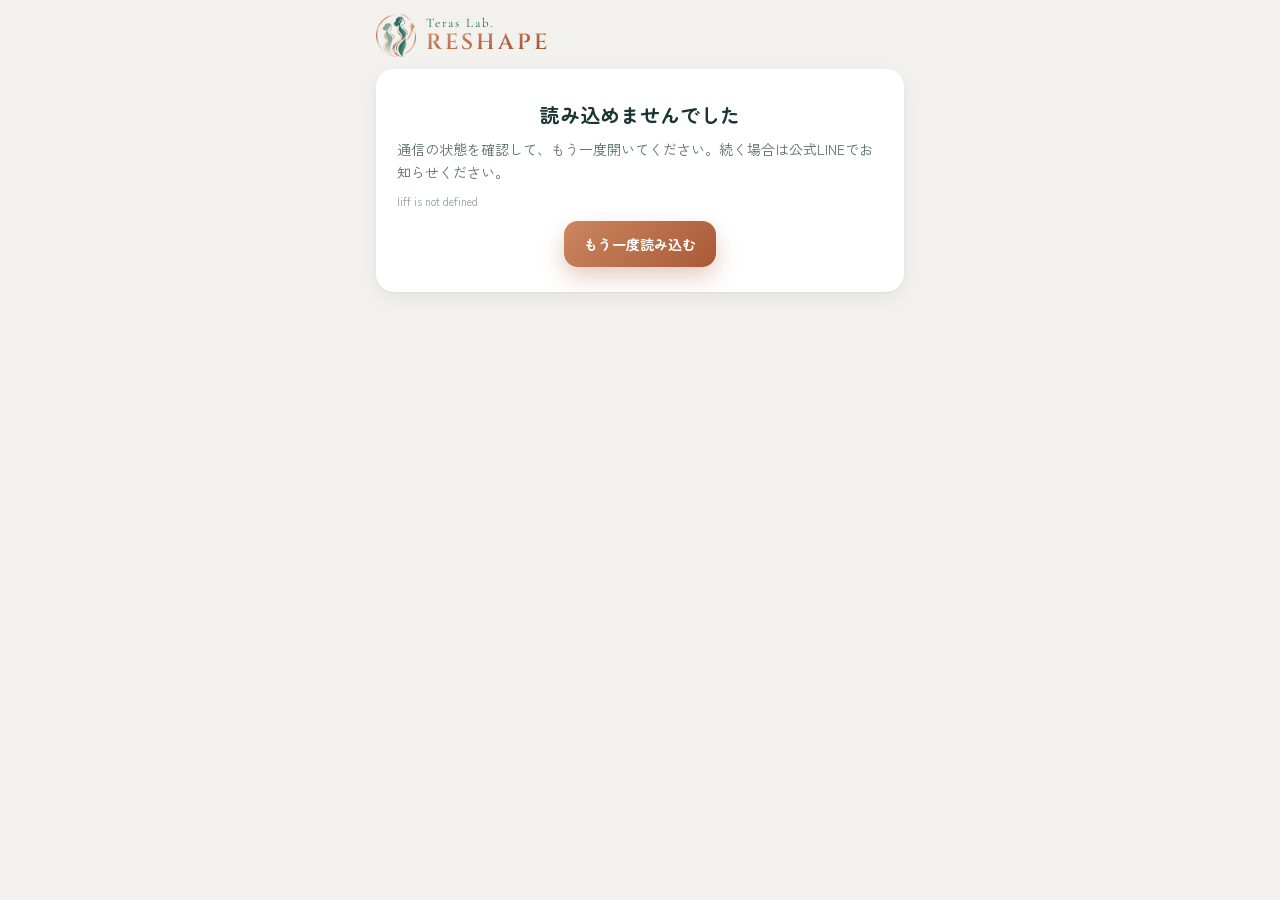
<file: reshape/index.html>
<!doctype html>
<html lang="ja">
<head>
<meta charset="utf-8">
<meta name="viewport" content="width=device-width,initial-scale=1,viewport-fit=cover">
<meta name="theme-color" content="#1F6B5C">
<title>Teras Lab. RESHAPE</title>
<link rel="icon" href="logo-mark.webp">
<link rel="preconnect" href="https://fonts.googleapis.com">
<link rel="stylesheet" href="https://fonts.googleapis.com/css2?family=Zen+Maru+Gothic:wght@500;700&family=Zen+Kaku+Gothic+New:wght@400;500;700&family=Outfit:wght@400;600;700&family=Cormorant+Garamond:wght@500&family=Cinzel:wght@500;600&display=swap">
<link rel="stylesheet" href="styles.css?v=12">
</head>
<body>
<div class="wrap">
  <div class="brand"><img src="logo-mark.webp" alt=""><div class="w"><small>Teras Lab.</small><b>RESHAPE</b></div><span id="demo-flag" class="tag" hidden>デモ表示</span></div>
  <main id="view" aria-live="polite"><div class="loading"><div class="spin"></div><p>読み込んでいます…</p></div></main>
</div>
<nav class="tabs" id="tabs" aria-label="メニュー" hidden><div>
  <button type="button" data-v="today"><svg viewBox="0 0 24 24" fill="none" stroke="currentColor" stroke-width="2" stroke-linecap="round"><circle cx="12" cy="12" r="4"/><path d="M12 2v2M12 20v2M4.9 4.9l1.4 1.4M17.7 17.7l1.4 1.4M2 12h2M20 12h2M4.9 19.1l1.4-1.4M17.7 6.3l1.4-1.4"/></svg>今日</button>
  <button type="button" data-v="log"><svg viewBox="0 0 24 24" fill="none" stroke="currentColor" stroke-width="2" stroke-linecap="round"><rect x="3" y="4" width="18" height="17" rx="3"/><path d="M3 9h18M8 2v4M16 2v4"/></svg>記録</button>
  <button type="button" data-v="photo"><svg viewBox="0 0 24 24" fill="none" stroke="currentColor" stroke-width="2" stroke-linecap="round"><circle cx="12" cy="5" r="2.5"/><path d="M12 8v8M8 22l4-6 4 6M7 11h10"/></svg>姿勢</button>
  <button type="button" data-v="map"><svg viewBox="0 0 24 24" fill="none" stroke="currentColor" stroke-width="2" stroke-linecap="round"><path d="M4 20c4 0 4-6 8-6s4 6 8 6M6 10a2 2 0 1 0 0-.1M18 6a2 2 0 1 0 0-.1"/></svg>道のり</button>
  <button type="button" data-v="meal"><svg viewBox="0 0 24 24" fill="none" stroke="currentColor" stroke-width="2" stroke-linecap="round"><circle cx="12" cy="13" r="7"/><circle cx="12" cy="13" r="3"/><path d="M3 3v6M5 3v6M4 9v12M20 3c-2 2-2 6 0 8v10"/></svg>食事</button>
</div></nav>
<canvas id="burst"></canvas>
<script src="https://static.line-scdn.net/liff/edge/2/sdk.js"></script>
<script src="config.js?v=3"></script>
<script src="app.js?v=28"></script>
</body>
</html>
</file>
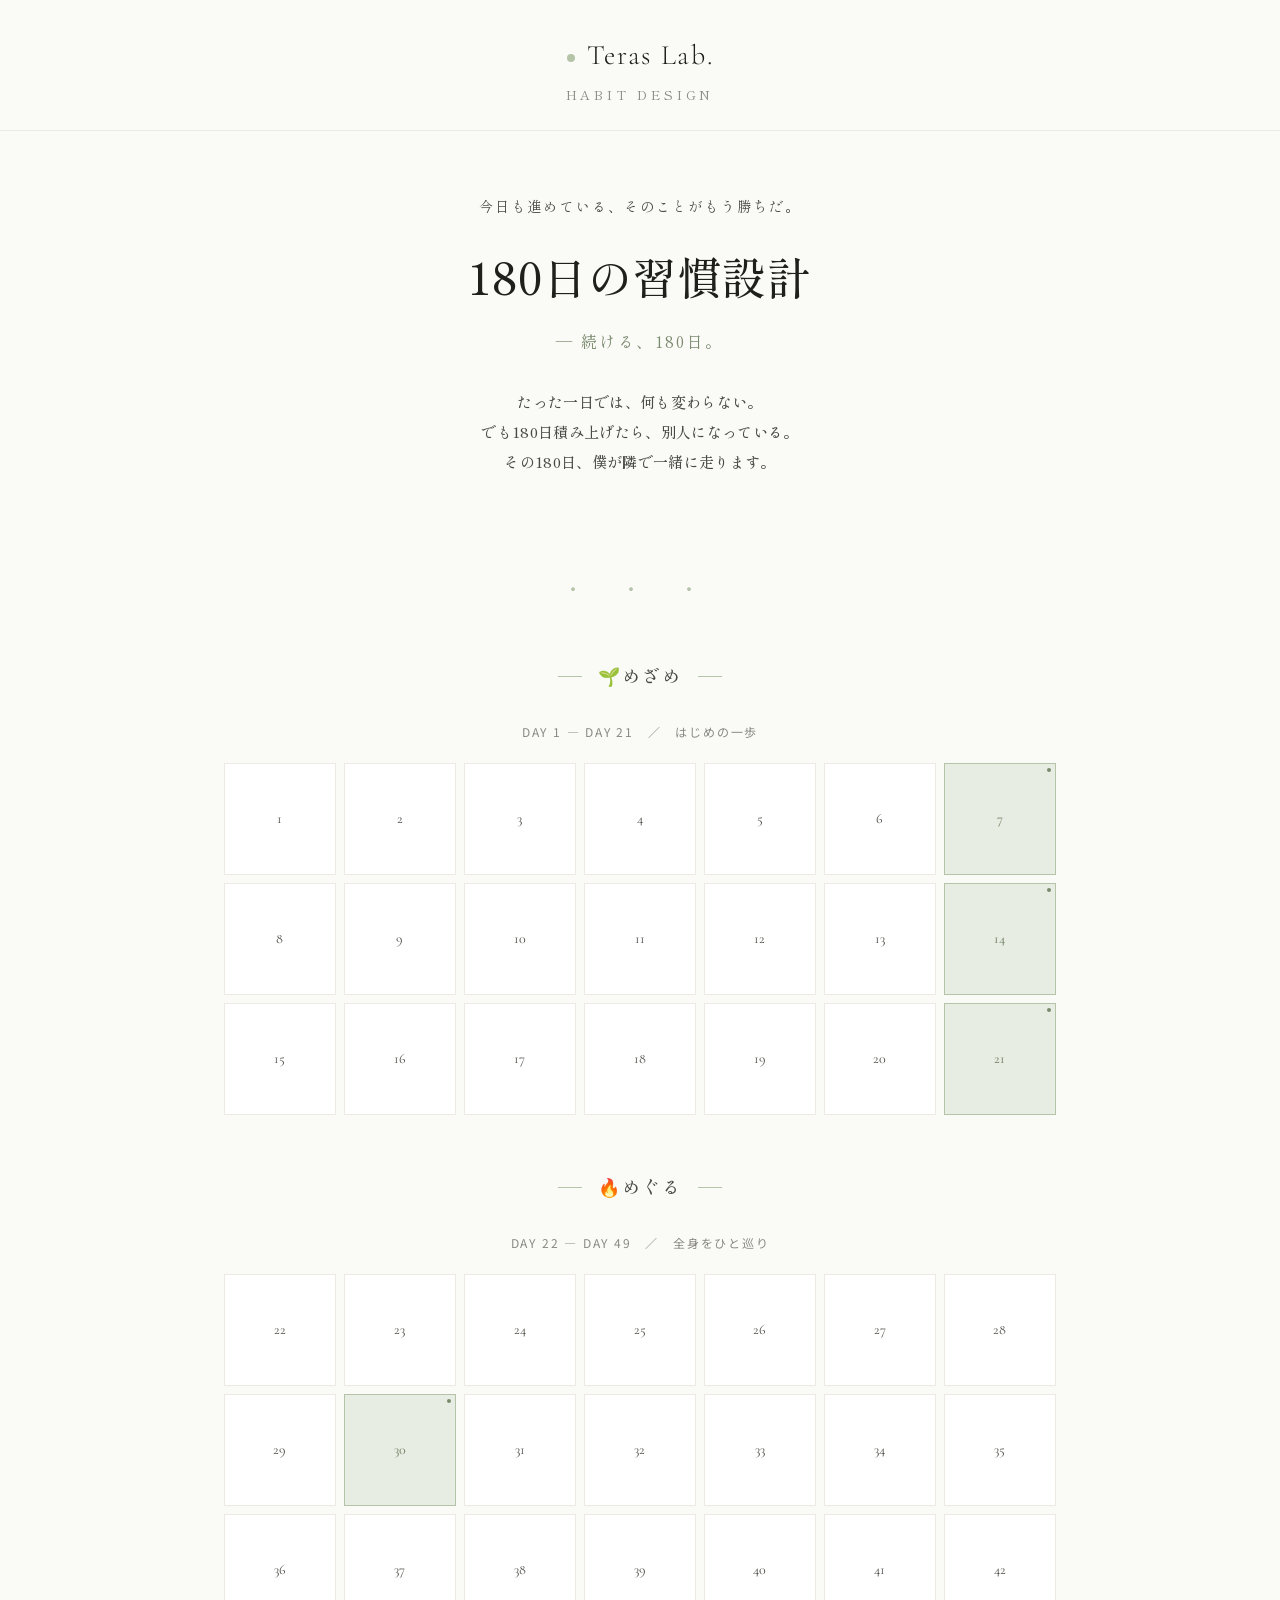
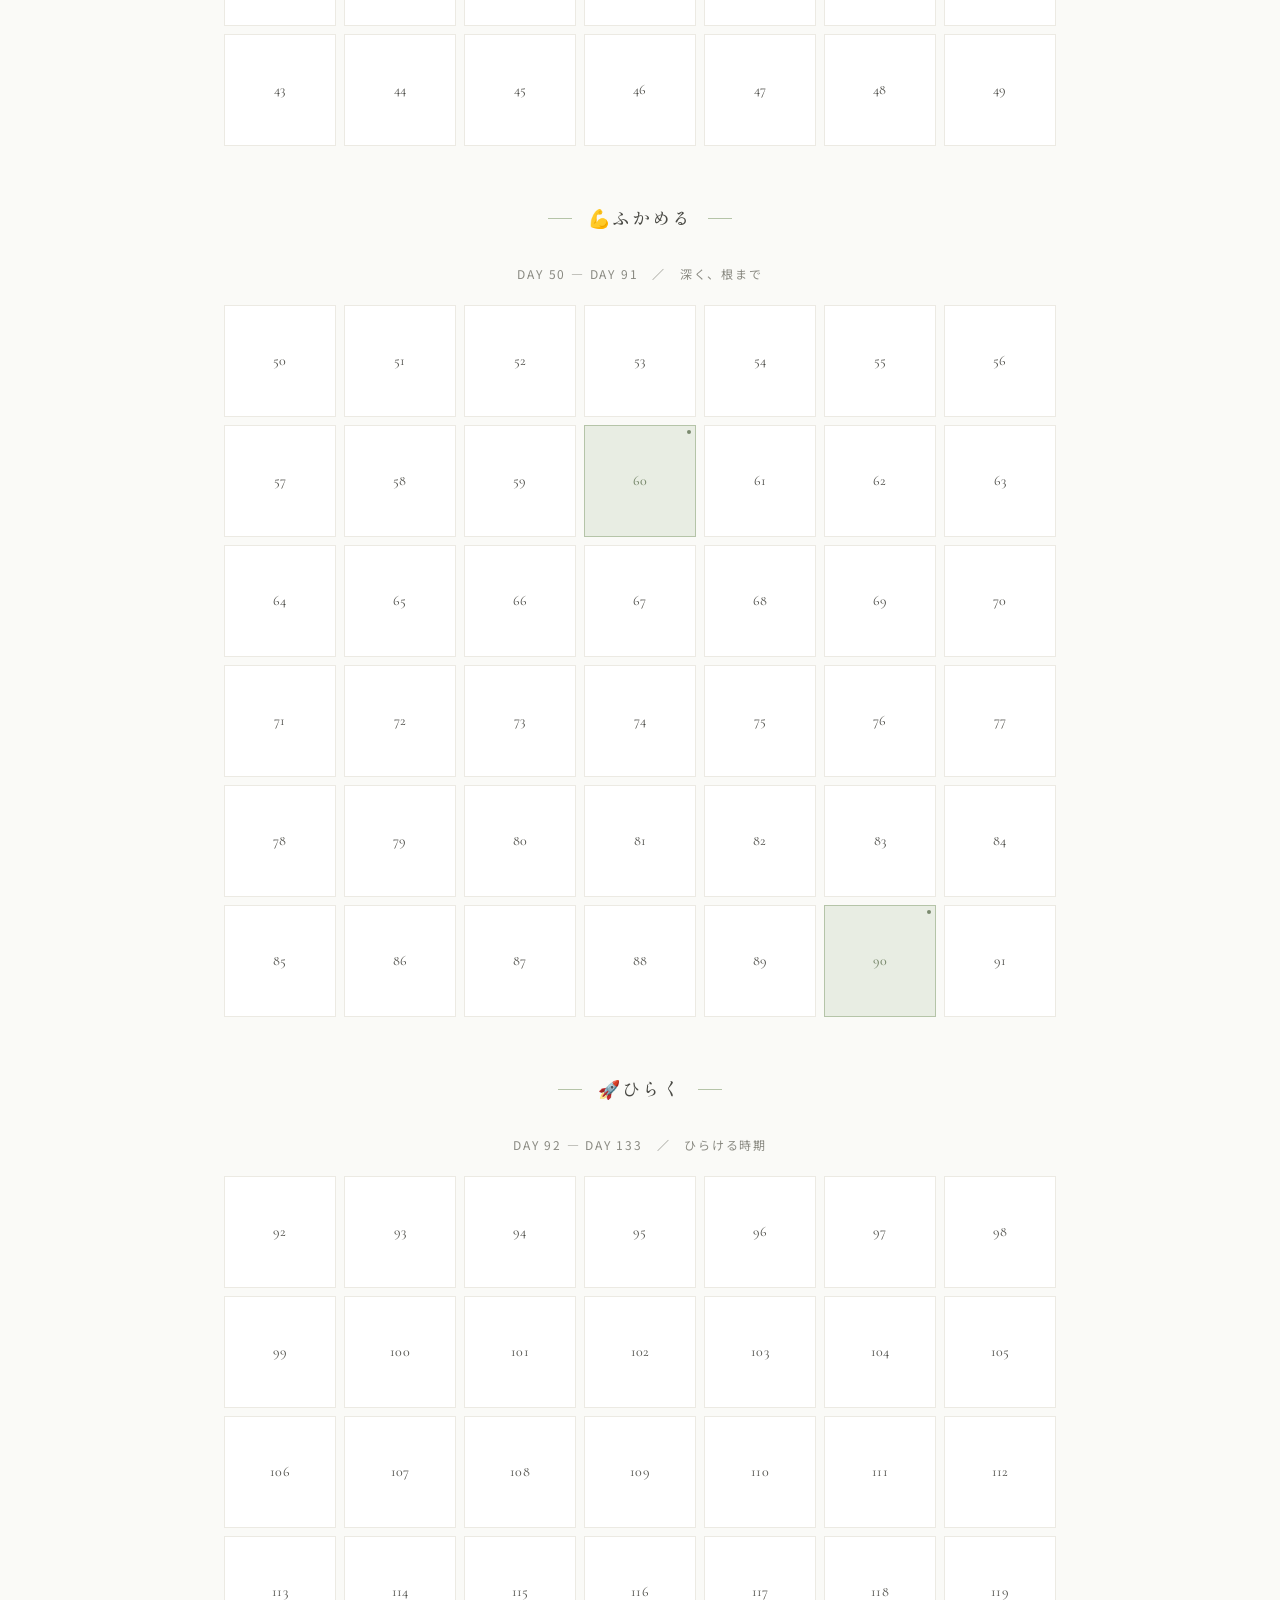
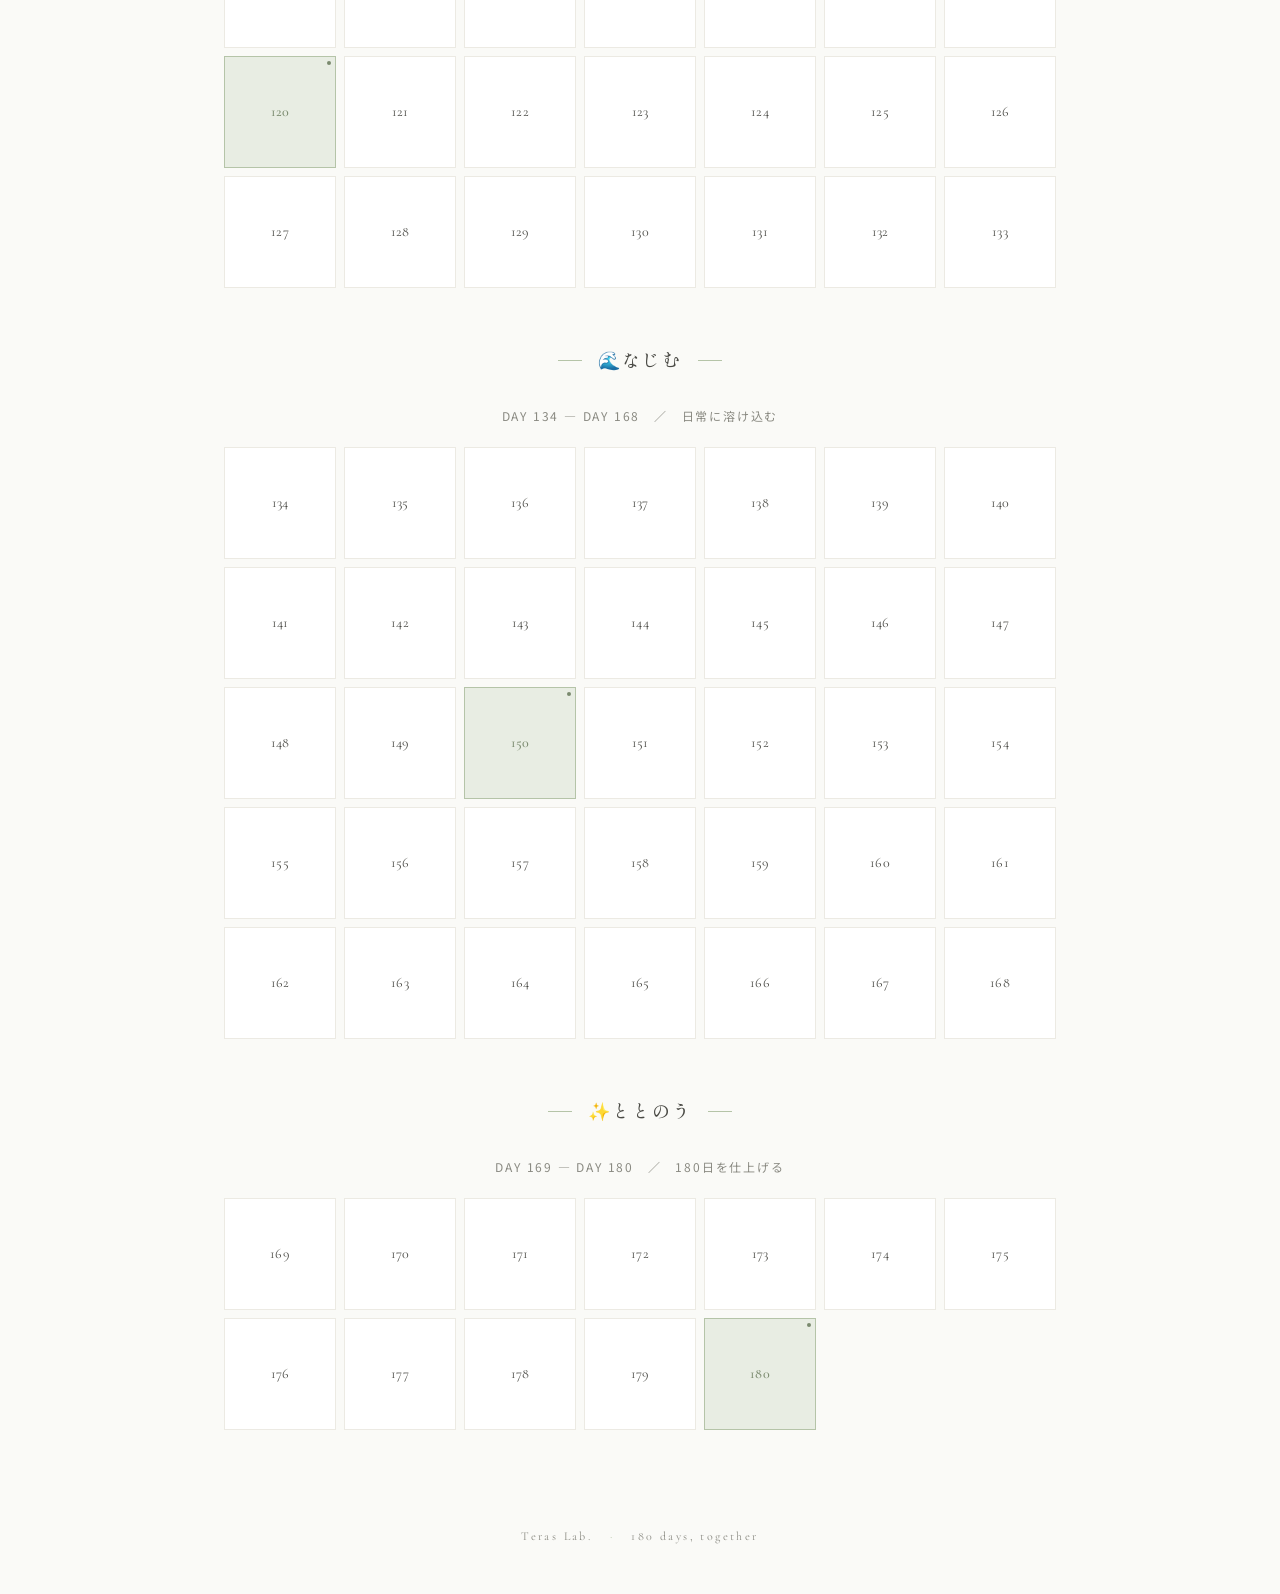
<file: index「Teras Lab.」.html>
<!doctype html>
<html lang="ja">
<head>
<meta charset="utf-8">
<meta name="viewport" content="width=device-width, initial-scale=1, viewport-fit=cover">
<title>180日の習慣設計 | Teras Lab.</title>
<link rel="preconnect" href="https://fonts.googleapis.com">
<link rel="preconnect" href="https://fonts.gstatic.com" crossorigin>
<link href="https://fonts.googleapis.com/css2?family=Cormorant+Garamond:wght@300;400;500&family=Shippori+Mincho:wght@400;500;600&family=Noto+Sans+JP:wght@300;400;500;600&display=swap" rel="stylesheet">
<style>
  :root {
    --bg:        #FAFAF7;
    --bg-soft:   #F2F0EA;
    --sage:      #B5C4A8;
    --sage-deep: #7A8A6E;
    --sage-pale: #E8EDE3;
    --ink:       #1F1F1C;
    --ink-soft:  #4A4A45;
    --gray:      #8A8A82;
    --line:      #D9D6CD;
    --line-faint:#ECEAE3;
  }
  *,*::before,*::after { box-sizing: border-box; margin: 0; padding: 0; }
  html { scroll-behavior: smooth; }
  body {
    background: var(--bg);
    color: var(--ink);
    font-family: 'Noto Sans JP', sans-serif;
    font-weight: 400;
    line-height: 1.7;
    -webkit-font-smoothing: antialiased;
    -moz-osx-font-smoothing: grayscale;
    letter-spacing: 0.02em;
  }
  .serif { font-family: 'Shippori Mincho', serif; font-weight: 500; }
  .display { font-family: 'Cormorant Garamond', serif; font-weight: 300; letter-spacing: 0.02em; }

  .container { max-width: 880px; margin: 0 auto; padding: 0 24px; }
  @media (max-width:640px){ .container { padding: 0 20px; } }

  /* ヘッダー */
  header.top {
    padding: 32px 0 24px;
    border-bottom: 1px solid var(--line-faint);
  }
  .brand {
    display: flex; align-items: baseline; gap: 12px;
    justify-content: center;
  }
  .brand-mark {
    display: inline-block;
    width: 8px; height: 8px;
    background: var(--sage);
    border-radius: 50%;
    transform: translateY(-2px);
  }
  .brand-name {
    font-family: 'Cormorant Garamond', serif;
    font-size: 28px; font-weight: 300;
    letter-spacing: 0.06em;
    color: var(--ink);
  }
  .brand-sub {
    text-align: center;
    margin-top: 4px;
    font-family: 'Shippori Mincho', serif;
    font-size: 13px; letter-spacing: 0.3em;
    color: var(--gray);
  }

  /* イントロ */
  .intro {
    padding: 64px 0 48px;
    text-align: center;
  }
  .intro-greeting {
    font-family: 'Shippori Mincho', serif;
    font-size: 14px;
    color: var(--ink-soft);
    letter-spacing: 0.15em;
    margin-bottom: 28px;
  }
  .intro-title {
    font-family: 'Cormorant Garamond', serif;
    font-weight: 300;
    font-size: clamp(32px, 5vw, 48px);
    line-height: 1.2;
    color: var(--ink);
    margin-bottom: 8px;
  }
  .intro-title-jp {
    font-family: 'Shippori Mincho', serif;
    font-weight: 500;
    font-size: clamp(30px, 5vw, 44px);
    line-height: 1.4;
    color: var(--ink);
    letter-spacing: 0.02em;
  }
  .intro-tagline {
    font-family: 'Shippori Mincho', serif;
    font-size: 16px;
    color: var(--sage-deep);
    letter-spacing: 0.15em;
    margin-top: 20px;
  }
  .intro-line {
    font-family: 'Shippori Mincho', serif;
    font-size: 15px;
    color: var(--ink-soft);
    margin-top: 32px;
    line-height: 2;
  }
  .divider-dot {
    margin: 48px auto;
    text-align: center;
    color: var(--sage);
    font-size: 18px;
    letter-spacing: 1em;
  }

  /* 章セクション */
  .chapter-section { margin: 56px 0 32px; }
  .chapter-section h2 {
    font-family: 'Shippori Mincho', serif;
    font-size: 18px;
    font-weight: 500;
    letter-spacing: 0.1em;
    color: var(--ink-soft);
    text-align: center;
    margin-bottom: 32px;
  }
  .chapter-section h2::before {
    content: '';
    display: inline-block;
    width: 24px; height: 1px;
    background: var(--sage);
    vertical-align: middle;
    margin-right: 16px;
    transform: translateY(-2px);
  }
  .chapter-section h2::after {
    content: '';
    display: inline-block;
    width: 24px; height: 1px;
    background: var(--sage);
    vertical-align: middle;
    margin-left: 16px;
    transform: translateY(-2px);
  }
  .chapter-meta {
    text-align: center;
    color: var(--gray);
    font-size: 12px;
    letter-spacing: 0.15em;
    margin-bottom: 20px;
  }

  /* DAY グリッド */
  .day-grid {
    display: grid;
    grid-template-columns: repeat(7, 1fr);
    gap: 8px;
  }
  @media (max-width:640px){
    .day-grid { grid-template-columns: repeat(7, 1fr); gap: 6px; }
  }
  .day-cell {
    aspect-ratio: 1;
    border: 1px solid var(--line-faint);
    background: #fff;
    display: flex;
    align-items: center; justify-content: center;
    cursor: pointer;
    font-family: 'Cormorant Garamond', serif;
    font-size: 16px;
    color: var(--ink-soft);
    position: relative;
    transition: all 0.2s ease;
    user-select: none;
  }
  .day-cell:hover {
    border-color: var(--sage-deep);
    background: var(--sage-pale);
    color: var(--sage-deep);
  }
  .day-cell.milestone {
    background: var(--sage-pale);
    border-color: var(--sage);
    color: var(--sage-deep);
    font-weight: 500;
  }
  .day-cell.milestone::after {
    content: '';
    position: absolute;
    top: 4px; right: 4px;
    width: 4px; height: 4px;
    background: var(--sage-deep);
    border-radius: 50%;
  }
  .day-cell .num {
    font-size: 14px;
    line-height: 1;
  }
  @media (max-width:640px){
    .day-cell .num { font-size: 12px; }
  }

  /* DAYビュー */
  .day-view {
    position: fixed;
    inset: 0;
    background: var(--bg);
    overflow-y: auto;
    z-index: 100;
    display: none;
  }
  .day-view.show {
    display: block;
    animation: fadeUp 0.4s ease both;
  }
  @keyframes fadeUp {
    from { opacity: 0; transform: translateY(8px); }
    to   { opacity: 1; transform: translateY(0); }
  }

  .day-view-header {
    padding: 20px 0;
    border-bottom: 1px solid var(--line-faint);
    background: var(--bg);
    position: sticky; top: 0; z-index: 5;
  }
  .day-view-header .top-bar {
    display: flex;
    justify-content: space-between;
    align-items: center;
  }
  .back-btn {
    background: none;
    border: none;
    font-family: 'Shippori Mincho', serif;
    font-size: 14px;
    color: var(--ink-soft);
    cursor: pointer;
    padding: 8px 0;
    letter-spacing: 0.1em;
  }
  .back-btn:hover { color: var(--sage-deep); }
  .day-view-header .progress {
    font-family: 'Cormorant Garamond', serif;
    font-size: 14px;
    color: var(--gray);
    letter-spacing: 0.1em;
  }

  .day-view-body { padding: 48px 0 80px; }
  .day-meta {
    text-align: center;
    margin-bottom: 32px;
  }
  .day-chapter {
    font-family: 'Shippori Mincho', serif;
    font-size: 13px;
    color: var(--sage-deep);
    letter-spacing: 0.2em;
    margin-bottom: 16px;
  }
  .day-number {
    font-family: 'Cormorant Garamond', serif;
    font-weight: 300;
    font-size: clamp(64px, 14vw, 120px);
    line-height: 1;
    color: var(--ink);
    margin-bottom: 8px;
  }
  .day-week-info {
    font-family: 'Shippori Mincho', serif;
    font-size: 14px;
    color: var(--ink-soft);
    letter-spacing: 0.15em;
    margin-bottom: 24px;
  }
  .day-week-info span {
    margin: 0 12px;
  }
  .day-week-info .sep {
    color: var(--line);
    margin: 0 8px;
  }
  .day-concept {
    font-family: 'Shippori Mincho', serif;
    font-size: 18px;
    color: var(--sage-deep);
    margin: 24px 0 12px;
  }
  .day-greeting {
    font-family: 'Shippori Mincho', serif;
    font-size: 14px;
    color: var(--ink-soft);
    line-height: 2;
    max-width: 480px;
    margin: 0 auto;
  }
  .day-milestone {
    margin-top: 24px;
    padding: 16px 24px;
    background: var(--sage-pale);
    border-radius: 2px;
    display: inline-block;
    font-family: 'Shippori Mincho', serif;
    font-size: 14px;
    color: var(--sage-deep);
    letter-spacing: 0.1em;
  }

  .video-section {
    margin-top: 48px;
    padding-top: 32px;
    border-top: 1px solid var(--line-faint);
  }
  .video-section + .video-section { margin-top: 48px; }
  .video-label {
    display: flex;
    align-items: center;
    gap: 16px;
    margin-bottom: 24px;
  }
  .video-label-text {
    font-family: 'Shippori Mincho', serif;
    font-size: 12px;
    letter-spacing: 0.3em;
    color: var(--gray);
  }
  .video-label-line { flex: 1; height: 1px; background: var(--line-faint); }
  .video-label-num {
    font-family: 'Cormorant Garamond', serif;
    font-size: 14px;
    color: var(--sage-deep);
    font-style: italic;
  }
  .video-title {
    font-family: 'Shippori Mincho', serif;
    font-size: 22px;
    font-weight: 500;
    color: var(--ink);
    margin-bottom: 8px;
    line-height: 1.5;
  }
  .video-meta {
    font-family: 'Shippori Mincho', serif;
    font-size: 12px;
    color: var(--gray);
    letter-spacing: 0.15em;
    margin-bottom: 20px;
  }
  .video-meta .pill {
    display: inline-block;
    padding: 2px 10px;
    border: 1px solid var(--line);
    border-radius: 999px;
    margin-right: 6px;
  }
  .video-frame {
    position: relative;
    aspect-ratio: 9 / 16;
    max-width: 360px;
    margin: 0 auto;
    background: #000;
    border-radius: 2px;
    overflow: hidden;
  }
  .video-frame iframe {
    position: absolute;
    inset: 0;
    width: 100%; height: 100%;
    border: 0;
  }

  .day-nav {
    display: flex;
    justify-content: space-between;
    align-items: center;
    margin-top: 64px;
    padding-top: 24px;
    border-top: 1px solid var(--line-faint);
  }
  .nav-btn {
    background: none;
    border: 1px solid var(--line);
    padding: 12px 28px;
    font-family: 'Shippori Mincho', serif;
    font-size: 13px;
    color: var(--ink-soft);
    letter-spacing: 0.15em;
    cursor: pointer;
    transition: all 0.2s ease;
    border-radius: 2px;
  }
  .nav-btn:hover:not(:disabled) {
    border-color: var(--sage-deep);
    color: var(--sage-deep);
    background: var(--sage-pale);
  }
  .nav-btn:disabled { opacity: 0.3; cursor: not-allowed; }

  footer {
    text-align: center;
    padding: 64px 0 48px;
    color: var(--gray);
    font-family: 'Cormorant Garamond', serif;
    font-size: 12px;
    letter-spacing: 0.2em;
  }
  footer .dot { color: var(--sage); margin: 0 12px; }

  .fade-in {
    opacity: 0;
    transform: translateY(8px);
    animation: fadeIn 0.6s ease forwards;
  }
  @keyframes fadeIn { to { opacity: 1; transform: translateY(0); } }
</style>
</head>
<body>

<!-- =================== トップビュー =================== -->
<div id="topView">
  <header class="top">
    <div class="container">
      <div class="brand">
        <span class="brand-mark"></span>
        <span class="brand-name">Teras Lab.</span>
      </div>
      <div class="brand-sub">HABIT DESIGN</div>
    </div>
  </header>

  <section class="intro container fade-in">
    <div class="intro-greeting">今日も進めている、そのことがもう勝ちだ。</div>
    <h1 class="intro-title-jp">
      180日の習慣設計
    </h1>
    <p class="intro-tagline">— 続ける、180日。</p>
    <p class="intro-line serif">
      たった一日では、何も変わらない。<br>
      でも180日積み上げたら、別人になっている。<br>
      その180日、僕が隣で一緒に走ります。
    </p>
  </section>

  <div class="divider-dot">・ ・ ・</div>

  <main class="container">
    <div id="chaptersContainer"></div>
  </main>

  <footer>
    Teras Lab. <span class="dot">·</span> 180 days, together
  </footer>
</div>

<!-- =================== DAYビュー =================== -->
<div class="day-view" id="dayView">
  <div class="day-view-header">
    <div class="container top-bar">
      <button class="back-btn" onclick="closeDayView()">← 一覧へもどる</button>
      <span class="progress" id="dayProgress"></span>
    </div>
  </div>

  <div class="day-view-body container" id="dayViewBody">
    <!-- 動的に挿入 -->
  </div>
</div>

<script>
// ====================== DATA START ======================
const PROGRAM_DATA = [{"day":1,"week":"第1週","weekday":"月","chapter":"🌱めざめ","concept":"始まりの日","milestone":"","weekMemo":"身体を動かす習慣作り。軽め中心、毎日続けることが目的","main":{"code":"A-5","title":"姿勢骨盤 一気に整える","link":"https://vimeo.com/1167608769/62c20f1a2d","part":"上半身","level":"軽め","sec":50},"sub":{"code":"B-16","title":"座ってできる股関節ケア５選","link":"https://vimeo.com/1167614213/69351d04a7","part":"全身","level":"中","sec":38}},{"day":2,"week":"第1週","weekday":"火","chapter":"🌱めざめ","concept":"集中の日","milestone":"","weekMemo":"身体を動かす習慣作り。軽め中心、毎日続けることが目的","main":{"code":"C-17","title":"背中整え10歳若返る","link":"https://vimeo.com/1189644540/65089f7eae","part":"上半身","level":"中","sec":82},"sub":{"code":"C-4","title":"月に2キロ痩せる骨盤ストレッチ","link":"https://vimeo.com/1167614765/806a48dc58","part":"下半身","level":"中","sec":55}},{"day":3,"week":"第1週","weekday":"水","chapter":"🌱めざめ","concept":"山場の日","milestone":"","weekMemo":"身体を動かす習慣作り。軽め中心、毎日続けることが目的","main":{"code":"C-20","title":"猫背の人コレCHECK","link":"https://vimeo.com/1189645770/aa383c0eb2","part":"上半身","level":"しっかり","sec":57},"sub":{"code":"A-3","title":"卍ストレッチで猫背撃退","link":"https://vimeo.com/1167608417/cf6f4e28ae","part":"全身","level":"しっかり","sec":69}},{"day":4,"week":"第1週","weekday":"木","chapter":"🌱めざめ","concept":"静かな日","milestone":"","weekMemo":"身体を動かす習慣作り。軽め中心、毎日続けることが目的","main":{"code":"B-10","title":"疲れをとるなら胸を開く！","link":"https://vimeo.com/1167613495/6b0c0037d6","part":"上半身","level":"軽め","sec":55},"sub":{"code":"A-9","title":"反り腰整えてお腹引き締める","link":"https://vimeo.com/1167610949/51af0eb62c","part":"下半身","level":"軽め","sec":67}},{"day":5,"week":"第1週","weekday":"金","chapter":"🌱めざめ","concept":"もう一山","milestone":"","weekMemo":"身体を動かす習慣作り。軽め中心、毎日続けることが目的","main":{"code":"A-6","title":"猫背巻き肩姿勢改善","link":"https://vimeo.com/1167608901/c7be84bbd3","part":"上半身","level":"中","sec":37},"sub":{"code":"A-4","title":"背中整え10歳若返る","link":"https://vimeo.com/1167608562/d3d850ca7d","part":"全身","level":"しっかり","sec":87}},{"day":6,"week":"第1週","weekday":"土","chapter":"🌱めざめ","concept":"じっくりの日","milestone":"","weekMemo":"身体を動かす習慣作り。軽め中心、毎日続けることが目的","main":{"code":"A-1","title":"実はこれ７日間続けると","link":"https://vimeo.com/1167608104/b9cf311692","part":"上半身","level":"中","sec":84},"sub":{"code":"C-9","title":"骨盤矯正開脚改善","link":"https://vimeo.com/1167615320/1a3923f80c","part":"下半身","level":"中","sec":42}},{"day":7,"week":"第1週","weekday":"日","chapter":"🌱めざめ","concept":"整える日","milestone":"🎊 1週間達成","weekMemo":"身体を動かす習慣作り。軽め中心、毎日続けることが目的","main":{"code":"A-17","title":"姿勢崩れ肩甲骨ケア","link":"https://vimeo.com/1167612230/d4ecff6d86","part":"上半身","level":"軽め","sec":76},"sub":{"code":"B-1","title":"もも裏ふにゃふにゃ","link":"https://vimeo.com/1167612499/11e6cac1d6","part":"下半身","level":"軽め","sec":38}},{"day":8,"week":"第2週","weekday":"月","chapter":"🌱めざめ","concept":"始まりの日","milestone":"","weekMemo":"下半身を優しくほぐす。気持ちよさを味わう週","main":{"code":"B-12","title":"たった10回で反り腰骨盤矯正","link":"https://vimeo.com/1167613719/cd13a85873","part":"下半身","level":"中","sec":29},"sub":{"code":"A-8","title":"1日20回神ルーティン","link":"https://vimeo.com/1167609118/97a2382424","part":"上半身","level":"軽め","sec":20}},{"day":9,"week":"第2週","weekday":"火","chapter":"🌱めざめ","concept":"集中の日","milestone":"","weekMemo":"下半身を優しくほぐす。気持ちよさを味わう週","main":{"code":"B-11","title":"代謝爆上げ股関節ケア３選！","link":"https://vimeo.com/1167613630/320744a479","part":"下半身","level":"中","sec":36},"sub":{"code":"B-20","title":"腰痛消える姿勢術","link":"https://vimeo.com/1189640868/157f077474","part":"下半身","level":"中","sec":74}},{"day":10,"week":"第2週","weekday":"水","chapter":"🌱めざめ","concept":"山場の日","milestone":"","weekMemo":"下半身を優しくほぐす。気持ちよさを味わう週","main":{"code":"A-10","title":"骨盤整え下腹凹む","link":"https://vimeo.com/1167611082/bd97c30ccb","part":"下半身","level":"しっかり","sec":78},"sub":{"code":"B-16","title":"座ってできる股関節ケア５選","link":"https://vimeo.com/1167614213/69351d04a7","part":"全身","level":"中","sec":38}},{"day":11,"week":"第2週","weekday":"木","chapter":"🌱めざめ","concept":"静かな日","milestone":"","weekMemo":"下半身を優しくほぐす。気持ちよさを味わう週","main":{"code":"C-7","title":"このひと工夫が内もも削ぐ","link":"https://vimeo.com/1167615103/38f0ed5bac","part":"下半身","level":"中","sec":40},"sub":{"code":"B-8","title":"股超硬い 矯正３選！","link":"https://vimeo.com/1167613276/0128388c93","part":"下半身","level":"中","sec":41}},{"day":12,"week":"第2週","weekday":"金","chapter":"🌱めざめ","concept":"もう一山","milestone":"","weekMemo":"下半身を優しくほぐす。気持ちよさを味わう週","main":{"code":"C-15","title":"たったの30秒！下半身トレ","link":"https://vimeo.com/1167615925/9d33986541","part":"下半身","level":"中","sec":47},"sub":{"code":"A-3","title":"卍ストレッチで猫背撃退","link":"https://vimeo.com/1167608417/cf6f4e28ae","part":"全身","level":"しっかり","sec":69}},{"day":13,"week":"第2週","weekday":"土","chapter":"🌱めざめ","concept":"じっくりの日","milestone":"","weekMemo":"下半身を優しくほぐす。気持ちよさを味わう週","main":{"code":"A-2","title":"これ知ってる？ 骨盤数cm歪むと..","link":"https://vimeo.com/1167608270/2266a4d68e","part":"下半身","level":"しっかり","sec":71},"sub":{"code":"B-18","title":"お尻上がる股関節トレ","link":"https://vimeo.com/1189637541/f88f5d5609","part":"下半身","level":"中","sec":76}},{"day":14,"week":"第2週","weekday":"日","chapter":"🌱めざめ","concept":"整える日","milestone":"🎊 2週間達成","weekMemo":"下半身を優しくほぐす。気持ちよさを味わう週","main":{"code":"A-9","title":"反り腰整えてお腹引き締める","link":"https://vimeo.com/1167610949/51af0eb62c","part":"下半身","level":"軽め","sec":67},"sub":{"code":"B-6","title":"10回するだけで背中ほぐれる","link":"https://vimeo.com/1167612989/82da38a3a2","part":"上半身","level":"軽め","sec":77}},{"day":15,"week":"第3週","weekday":"月","chapter":"🌱めざめ","concept":"始まりの日","milestone":"","weekMemo":"呼吸と体幹を意識。3週間達成の節目！","main":{"code":"A-18","title":"朝一これするだけで、、","link":"https://vimeo.com/1167612404/b2bf2f76bc","part":"体幹","level":"軽め","sec":37},"sub":{"code":"B-1","title":"もも裏ふにゃふにゃ","link":"https://vimeo.com/1167612499/11e6cac1d6","part":"下半身","level":"軽め","sec":38}},{"day":16,"week":"第3週","weekday":"火","chapter":"🌱めざめ","concept":"集中の日","milestone":"","weekMemo":"呼吸と体幹を意識。3週間達成の節目！","main":{"code":"C-14","title":"1日30秒代謝爆あがり","link":"https://vimeo.com/1167615783/4164ad40d4","part":"体幹","level":"中","sec":55},"sub":{"code":"A-4","title":"背中整え10歳若返る","link":"https://vimeo.com/1167608562/d3d850ca7d","part":"全身","level":"しっかり","sec":87}},{"day":17,"week":"第3週","weekday":"水","chapter":"🌱めざめ","concept":"山場の日","milestone":"","weekMemo":"呼吸と体幹を意識。3週間達成の節目！","main":{"code":"C-19","title":"お腹引き締まる骨盤矯正","link":"https://vimeo.com/1189646345/c91d2b1775","part":"体幹","level":"しっかり","sec":60},"sub":{"code":"B-19","title":"足ひらく開脚改善","link":"https://vimeo.com/1189640088/33ae93ac96","part":"下半身","level":"中","sec":82}},{"day":18,"week":"第3週","weekday":"木","chapter":"🌱めざめ","concept":"静かな日","milestone":"","weekMemo":"呼吸と体幹を意識。3週間達成の節目！","main":{"code":"A-7","title":"実はこれ７日間続けると","link":"https://vimeo.com/1167608980/791815889f","part":"体幹","level":"中","sec":76},"sub":{"code":"B-16","title":"座ってできる股関節ケア５選","link":"https://vimeo.com/1167614213/69351d04a7","part":"全身","level":"中","sec":38}},{"day":19,"week":"第3週","weekday":"金","chapter":"🌱めざめ","concept":"もう一山","milestone":"","weekMemo":"呼吸と体幹を意識。3週間達成の節目！","main":{"code":"A-13","title":"くびれ作る体幹トレ術","link":"https://vimeo.com/1167611578/f1bd59ee2a","part":"体幹","level":"しっかり","sec":72},"sub":{"code":"C-8","title":"腹筋100回よりお腹凹む","link":"https://vimeo.com/1167615215/0e7c106722","part":"下半身","level":"しっかり","sec":52}},{"day":20,"week":"第3週","weekday":"土","chapter":"🌱めざめ","concept":"じっくりの日","milestone":"","weekMemo":"呼吸と体幹を意識。3週間達成の節目！","main":{"code":"C-12","title":"身体の歪みを整えるこのねじり効果半端ない","link":"https://vimeo.com/1167615748/5300db7e11","part":"体幹","level":"しっかり","sec":41},"sub":{"code":"A-3","title":"卍ストレッチで猫背撃退","link":"https://vimeo.com/1167608417/cf6f4e28ae","part":"全身","level":"しっかり","sec":69}},{"day":21,"week":"第3週","weekday":"日","chapter":"🌱めざめ","concept":"整える日","milestone":"🎊 3週間達成","weekMemo":"呼吸と体幹を意識。3週間達成の節目！","main":{"code":"A-8","title":"1日20回神ルーティン","link":"https://vimeo.com/1167609118/97a2382424","part":"上半身","level":"軽め","sec":20},"sub":{"code":"C-5","title":"股関節ストレッチして太もも激痩せ","link":"https://vimeo.com/1167614865/d130f44b30","part":"下半身","level":"中","sec":41}},{"day":22,"week":"第4週","weekday":"月","chapter":"🔥めぐる","concept":"始まりの日","milestone":"","weekMemo":"肩甲骨・首肩を整える。中強度に少しずつ","main":{"code":"A-5","title":"姿勢骨盤 一気に整える","link":"https://vimeo.com/1167608769/62c20f1a2d","part":"上半身","level":"軽め","sec":50},"sub":{"code":"A-17","title":"姿勢崩れ肩甲骨ケア","link":"https://vimeo.com/1167612230/d4ecff6d86","part":"上半身","level":"軽め","sec":76}},{"day":23,"week":"第4週","weekday":"火","chapter":"🔥めぐる","concept":"集中の日","milestone":"","weekMemo":"肩甲骨・首肩を整える。中強度に少しずつ","main":{"code":"C-2","title":"これでわかる猫背の重症度","link":"https://vimeo.com/1167614452/bdc00e7288","part":"上半身","level":"中","sec":63},"sub":{"code":"A-18","title":"朝一これするだけで、、","link":"https://vimeo.com/1167612404/b2bf2f76bc","part":"体幹","level":"軽め","sec":37}},{"day":24,"week":"第4週","weekday":"水","chapter":"🔥めぐる","concept":"山場の日","milestone":"","weekMemo":"肩甲骨・首肩を整える。中強度に少しずつ","main":{"code":"C-20","title":"猫背の人コレCHECK","link":"https://vimeo.com/1189645770/aa383c0eb2","part":"上半身","level":"しっかり","sec":57},"sub":{"code":"B-13","title":"背中引き締め簡単トレ3選","link":"https://vimeo.com/1167613781/712d697ae8","part":"上半身","level":"中","sec":36}},{"day":25,"week":"第4週","weekday":"木","chapter":"🔥めぐる","concept":"静かな日","milestone":"","weekMemo":"肩甲骨・首肩を整える。中強度に少しずつ","main":{"code":"B-10","title":"疲れをとるなら胸を開く！","link":"https://vimeo.com/1167613495/6b0c0037d6","part":"上半身","level":"軽め","sec":55},"sub":{"code":"C-14","title":"1日30秒代謝爆あがり","link":"https://vimeo.com/1167615783/4164ad40d4","part":"体幹","level":"中","sec":55}},{"day":26,"week":"第4週","weekday":"金","chapter":"🔥めぐる","concept":"もう一山","milestone":"","weekMemo":"肩甲骨・首肩を整える。中強度に少しずつ","main":{"code":"A-14","title":"仰向け辛い原因反り腰","link":"https://vimeo.com/1167611779/1aa15fcf79","part":"上半身","level":"中","sec":65},"sub":{"code":"A-15","title":"肩スッキリ巻き肩整える","link":"https://vimeo.com/1167611947/2e26e88dee","part":"上半身","level":"中","sec":72}},{"day":27,"week":"第4週","weekday":"土","chapter":"🔥めぐる","concept":"じっくりの日","milestone":"","weekMemo":"肩甲骨・首肩を整える。中強度に少しずつ","main":{"code":"C-13","title":"日20回全身スッキリ歪み・肩こり巻肩・腰痛を改善！","link":"https://vimeo.com/1167615748/5300db7e11","part":"上半身","level":"中","sec":17},"sub":{"code":"A-7","title":"実はこれ７日間続けると","link":"https://vimeo.com/1167608980/791815889f","part":"体幹","level":"中","sec":76}},{"day":28,"week":"第4週","weekday":"日","chapter":"🔥めぐる","concept":"整える日","milestone":"","weekMemo":"肩甲骨・首肩を整える。中強度に少しずつ","main":{"code":"B-6","title":"10回するだけで背中ほぐれる","link":"https://vimeo.com/1167612989/82da38a3a2","part":"上半身","level":"軽め","sec":77},"sub":{"code":"A-6","title":"猫背巻き肩姿勢改善","link":"https://vimeo.com/1167608901/c7be84bbd3","part":"上半身","level":"中","sec":37}},{"day":29,"week":"第5週","weekday":"月","chapter":"🔥めぐる","concept":"始まりの日","milestone":"","weekMemo":"1ヶ月達成！股関節・もも裏を中心に","main":{"code":"B-1","title":"もも裏ふにゃふにゃ","link":"https://vimeo.com/1167612499/11e6cac1d6","part":"下半身","level":"軽め","sec":38},"sub":{"code":"A-8","title":"1日20回神ルーティン","link":"https://vimeo.com/1167609118/97a2382424","part":"上半身","level":"軽め","sec":20}},{"day":30,"week":"第5週","weekday":"火","chapter":"🔥めぐる","concept":"集中の日","milestone":"🌟 1ヶ月達成","weekMemo":"1ヶ月達成！股関節・もも裏を中心に","main":{"code":"C-10","title":"これできる？最強骨盤トレ5選！","link":"https://vimeo.com/1167615406/0028b4a245","part":"下半身","level":"中","sec":78},"sub":{"code":"C-17","title":"背中整え10歳若返る","link":"https://vimeo.com/1189644540/65089f7eae","part":"上半身","level":"中","sec":82}},{"day":31,"week":"第5週","weekday":"水","chapter":"🔥めぐる","concept":"山場の日","milestone":"","weekMemo":"1ヶ月達成！股関節・もも裏を中心に","main":{"code":"A-19","title":"その腹筋逆効果です","link":"https://vimeo.com/1189632333/96de96f2e6","part":"下半身","level":"しっかり","sec":74},"sub":{"code":"A-18","title":"朝一これするだけで、、","link":"https://vimeo.com/1167612404/b2bf2f76bc","part":"体幹","level":"軽め","sec":37}},{"day":32,"week":"第5週","weekday":"木","chapter":"🔥めぐる","concept":"静かな日","milestone":"","weekMemo":"1ヶ月達成！股関節・もも裏を中心に","main":{"code":"A-9","title":"反り腰整えてお腹引き締める","link":"https://vimeo.com/1167610949/51af0eb62c","part":"下半身","level":"軽め","sec":67},"sub":{"code":"A-5","title":"姿勢骨盤 一気に整える","link":"https://vimeo.com/1167608769/62c20f1a2d","part":"上半身","level":"軽め","sec":50}},{"day":33,"week":"第5週","weekday":"金","chapter":"🔥めぐる","concept":"もう一山","milestone":"","weekMemo":"1ヶ月達成！股関節・もも裏を中心に","main":{"code":"B-7","title":"股関節10回で激変","link":"https://vimeo.com/1167613163/aeb223c458","part":"下半身","level":"中","sec":61},"sub":{"code":"C-1","title":"くびれ作る体幹トレ術","link":"https://vimeo.com/1167614308/ca429e6875","part":"体幹","level":"しっかり","sec":72}},{"day":34,"week":"第5週","weekday":"土","chapter":"🔥めぐる","concept":"じっくりの日","milestone":"","weekMemo":"1ヶ月達成！股関節・もも裏を中心に","main":{"code":"B-15","title":"30秒で骨盤緩む股関節ストレッチ","link":"https://vimeo.com/1167614058/6a51ff3959","part":"下半身","level":"しっかり","sec":61},"sub":{"code":"A-1","title":"実はこれ７日間続けると","link":"https://vimeo.com/1167608104/b9cf311692","part":"上半身","level":"中","sec":84}},{"day":35,"week":"第5週","weekday":"日","chapter":"🔥めぐる","concept":"整える日","milestone":"","weekMemo":"1ヶ月達成！股関節・もも裏を中心に","main":{"code":"B-4","title":"痩せてない人見たことない","link":"https://vimeo.com/1167612723/d1b19e9b72","part":"下半身","level":"中","sec":43},"sub":{"code":"C-14","title":"1日30秒代謝爆あがり","link":"https://vimeo.com/1167615783/4164ad40d4","part":"体幹","level":"中","sec":55}},{"day":36,"week":"第6週","weekday":"月","chapter":"🔥めぐる","concept":"始まりの日","milestone":"","weekMemo":"体幹の中強度版。インナー意識","main":{"code":"A-7","title":"実はこれ７日間続けると","link":"https://vimeo.com/1167608980/791815889f","part":"体幹","level":"中","sec":76},"sub":{"code":"B-10","title":"疲れをとるなら胸を開く！","link":"https://vimeo.com/1167613495/6b0c0037d6","part":"上半身","level":"軽め","sec":55}},{"day":37,"week":"第6週","weekday":"火","chapter":"🔥めぐる","concept":"集中の日","milestone":"","weekMemo":"体幹の中強度版。インナー意識","main":{"code":"A-13","title":"くびれ作る体幹トレ術","link":"https://vimeo.com/1167611578/f1bd59ee2a","part":"体幹","level":"しっかり","sec":72},"sub":{"code":"C-12","title":"身体の歪みを整えるこのねじり効果半端ない","link":"https://vimeo.com/1167615748/5300db7e11","part":"体幹","level":"しっかり","sec":41}},{"day":38,"week":"第6週","weekday":"水","chapter":"🔥めぐる","concept":"山場の日","milestone":"","weekMemo":"体幹の中強度版。インナー意識","main":{"code":"C-19","title":"お腹引き締まる骨盤矯正","link":"https://vimeo.com/1189646345/c91d2b1775","part":"体幹","level":"しっかり","sec":60},"sub":{"code":"C-13","title":"日20回全身スッキリ歪み・肩こり巻肩・腰痛を改善！","link":"https://vimeo.com/1167615748/5300db7e11","part":"上半身","level":"中","sec":17}},{"day":39,"week":"第6週","weekday":"木","chapter":"🔥めぐる","concept":"静かな日","milestone":"","weekMemo":"体幹の中強度版。インナー意識","main":{"code":"A-18","title":"朝一これするだけで、、","link":"https://vimeo.com/1167612404/b2bf2f76bc","part":"体幹","level":"軽め","sec":37},"sub":{"code":"A-17","title":"姿勢崩れ肩甲骨ケア","link":"https://vimeo.com/1167612230/d4ecff6d86","part":"上半身","level":"軽め","sec":76}},{"day":40,"week":"第6週","weekday":"金","chapter":"🔥めぐる","concept":"もう一山","milestone":"","weekMemo":"体幹の中強度版。インナー意識","main":{"code":"C-2","title":"これでわかる猫背の重症度","link":"https://vimeo.com/1167614452/bdc00e7288","part":"上半身","level":"中","sec":63},"sub":{"code":"C-20","title":"猫背の人コレCHECK","link":"https://vimeo.com/1189645770/aa383c0eb2","part":"上半身","level":"しっかり","sec":57}},{"day":41,"week":"第6週","weekday":"土","chapter":"🔥めぐる","concept":"じっくりの日","milestone":"","weekMemo":"体幹の中強度版。インナー意識","main":{"code":"C-1","title":"くびれ作る体幹トレ術","link":"https://vimeo.com/1167614308/ca429e6875","part":"体幹","level":"しっかり","sec":72},"sub":{"code":"A-14","title":"仰向け辛い原因反り腰","link":"https://vimeo.com/1167611779/1aa15fcf79","part":"上半身","level":"中","sec":65}},{"day":42,"week":"第6週","weekday":"日","chapter":"🔥めぐる","concept":"整える日","milestone":"","weekMemo":"体幹の中強度版。インナー意識","main":{"code":"B-6","title":"10回するだけで背中ほぐれる","link":"https://vimeo.com/1167612989/82da38a3a2","part":"上半身","level":"軽め","sec":77},"sub":{"code":"A-8","title":"1日20回神ルーティン","link":"https://vimeo.com/1167609118/97a2382424","part":"上半身","level":"軽め","sec":20}},{"day":43,"week":"第7週","weekday":"月","chapter":"🔥めぐる","concept":"始まりの日","milestone":"","weekMemo":"全身をひと回り、自分の弱点に気づく週","main":{"code":"A-5","title":"姿勢骨盤 一気に整える","link":"https://vimeo.com/1167608769/62c20f1a2d","part":"上半身","level":"軽め","sec":50},"sub":{"code":"A-9","title":"反り腰整えてお腹引き締める","link":"https://vimeo.com/1167610949/51af0eb62c","part":"下半身","level":"軽め","sec":67}},{"day":44,"week":"第7週","weekday":"火","chapter":"🔥めぐる","concept":"集中の日","milestone":"","weekMemo":"全身をひと回り、自分の弱点に気づく週","main":{"code":"C-9","title":"骨盤矯正開脚改善","link":"https://vimeo.com/1167615320/1a3923f80c","part":"下半身","level":"中","sec":42},"sub":{"code":"C-14","title":"1日30秒代謝爆あがり","link":"https://vimeo.com/1167615783/4164ad40d4","part":"体幹","level":"中","sec":55}},{"day":45,"week":"第7週","weekday":"水","chapter":"🔥めぐる","concept":"山場の日","milestone":"","weekMemo":"全身をひと回り、自分の弱点に気づく週","main":{"code":"A-13","title":"くびれ作る体幹トレ術","link":"https://vimeo.com/1167611578/f1bd59ee2a","part":"体幹","level":"しっかり","sec":72},"sub":{"code":"B-12","title":"たった10回で反り腰骨盤矯正","link":"https://vimeo.com/1167613719/cd13a85873","part":"下半身","level":"中","sec":29}},{"day":46,"week":"第7週","weekday":"木","chapter":"🔥めぐる","concept":"静かな日","milestone":"","weekMemo":"全身をひと回り、自分の弱点に気づく週","main":{"code":"B-16","title":"座ってできる股関節ケア５選","link":"https://vimeo.com/1167614213/69351d04a7","part":"全身","level":"中","sec":38},"sub":{"code":"B-10","title":"疲れをとるなら胸を開く！","link":"https://vimeo.com/1167613495/6b0c0037d6","part":"上半身","level":"軽め","sec":55}},{"day":47,"week":"第7週","weekday":"金","chapter":"🔥めぐる","concept":"もう一山","milestone":"","weekMemo":"全身をひと回り、自分の弱点に気づく週","main":{"code":"A-15","title":"肩スッキリ巻き肩整える","link":"https://vimeo.com/1167611947/2e26e88dee","part":"上半身","level":"中","sec":72},"sub":{"code":"B-3","title":"股関節骨盤整う","link":"https://vimeo.com/1167612630/deab70a501","part":"下半身","level":"しっかり","sec":64}},{"day":48,"week":"第7週","weekday":"土","chapter":"🔥めぐる","concept":"じっくりの日","milestone":"","weekMemo":"全身をひと回り、自分の弱点に気づく週","main":{"code":"B-14","title":"体硬い人 これからやって","link":"https://vimeo.com/1167613855/e07f3283db","part":"下半身","level":"しっかり","sec":77},"sub":{"code":"A-7","title":"実はこれ７日間続けると","link":"https://vimeo.com/1167608980/791815889f","part":"体幹","level":"中","sec":76}},{"day":49,"week":"第7週","weekday":"日","chapter":"🔥めぐる","concept":"整える日","milestone":"","weekMemo":"全身をひと回り、自分の弱点に気づく週","main":{"code":"B-1","title":"もも裏ふにゃふにゃ","link":"https://vimeo.com/1167612499/11e6cac1d6","part":"下半身","level":"軽め","sec":38},"sub":{"code":"A-17","title":"姿勢崩れ肩甲骨ケア","link":"https://vimeo.com/1167612230/d4ecff6d86","part":"上半身","level":"軽め","sec":76}},{"day":50,"week":"第8週","weekday":"月","chapter":"💪ふかめる","concept":"始まりの日","milestone":"","weekMemo":"肩甲骨を深堀り。慢性こり対応","main":{"code":"B-6","title":"10回するだけで背中ほぐれる","link":"https://vimeo.com/1167612989/82da38a3a2","part":"上半身","level":"軽め","sec":77},"sub":{"code":"A-8","title":"1日20回神ルーティン","link":"https://vimeo.com/1167609118/97a2382424","part":"上半身","level":"軽め","sec":20}},{"day":51,"week":"第8週","weekday":"火","chapter":"💪ふかめる","concept":"集中の日","milestone":"","weekMemo":"肩甲骨を深堀り。慢性こり対応","main":{"code":"B-13","title":"背中引き締め簡単トレ3選","link":"https://vimeo.com/1167613781/712d697ae8","part":"上半身","level":"中","sec":36},"sub":{"code":"A-18","title":"朝一これするだけで、、","link":"https://vimeo.com/1167612404/b2bf2f76bc","part":"体幹","level":"軽め","sec":37}},{"day":52,"week":"第8週","weekday":"水","chapter":"💪ふかめる","concept":"山場の日","milestone":"","weekMemo":"肩甲骨を深堀り。慢性こり対応","main":{"code":"C-20","title":"猫背の人コレCHECK","link":"https://vimeo.com/1189645770/aa383c0eb2","part":"上半身","level":"しっかり","sec":57},"sub":{"code":"C-17","title":"背中整え10歳若返る","link":"https://vimeo.com/1189644540/65089f7eae","part":"上半身","level":"中","sec":82}},{"day":53,"week":"第8週","weekday":"木","chapter":"💪ふかめる","concept":"静かな日","milestone":"","weekMemo":"肩甲骨を深堀り。慢性こり対応","main":{"code":"A-5","title":"姿勢骨盤 一気に整える","link":"https://vimeo.com/1167608769/62c20f1a2d","part":"上半身","level":"軽め","sec":50},"sub":{"code":"C-14","title":"1日30秒代謝爆あがり","link":"https://vimeo.com/1167615783/4164ad40d4","part":"体幹","level":"中","sec":55}},{"day":54,"week":"第8週","weekday":"金","chapter":"💪ふかめる","concept":"もう一山","milestone":"","weekMemo":"肩甲骨を深堀り。慢性こり対応","main":{"code":"A-1","title":"実はこれ７日間続けると","link":"https://vimeo.com/1167608104/b9cf311692","part":"上半身","level":"中","sec":84},"sub":{"code":"A-14","title":"仰向け辛い原因反り腰","link":"https://vimeo.com/1167611779/1aa15fcf79","part":"上半身","level":"中","sec":65}},{"day":55,"week":"第8週","weekday":"土","chapter":"💪ふかめる","concept":"じっくりの日","milestone":"","weekMemo":"肩甲骨を深堀り。慢性こり対応","main":{"code":"A-15","title":"肩スッキリ巻き肩整える","link":"https://vimeo.com/1167611947/2e26e88dee","part":"上半身","level":"中","sec":72},"sub":{"code":"C-12","title":"身体の歪みを整えるこのねじり効果半端ない","link":"https://vimeo.com/1167615748/5300db7e11","part":"体幹","level":"しっかり","sec":41}},{"day":56,"week":"第8週","weekday":"日","chapter":"💪ふかめる","concept":"整える日","milestone":"","weekMemo":"肩甲骨を深堀り。慢性こり対応","main":{"code":"B-10","title":"疲れをとるなら胸を開く！","link":"https://vimeo.com/1167613495/6b0c0037d6","part":"上半身","level":"軽め","sec":55},"sub":{"code":"C-13","title":"日20回全身スッキリ歪み・肩こり巻肩・腰痛を改善！","link":"https://vimeo.com/1167615748/5300db7e11","part":"上半身","level":"中","sec":17}},{"day":57,"week":"第9週","weekday":"月","chapter":"💪ふかめる","concept":"始まりの日","milestone":"","weekMemo":"上半身2週連続。猫背・巻き肩リセット","main":{"code":"A-17","title":"姿勢崩れ肩甲骨ケア","link":"https://vimeo.com/1167612230/d4ecff6d86","part":"上半身","level":"軽め","sec":76},"sub":{"code":"B-16","title":"座ってできる股関節ケア５選","link":"https://vimeo.com/1167614213/69351d04a7","part":"全身","level":"中","sec":38}},{"day":58,"week":"第9週","weekday":"火","chapter":"💪ふかめる","concept":"集中の日","milestone":"","weekMemo":"上半身2週連続。猫背・巻き肩リセット","main":{"code":"C-2","title":"これでわかる猫背の重症度","link":"https://vimeo.com/1167614452/bdc00e7288","part":"上半身","level":"中","sec":63},"sub":{"code":"B-11","title":"代謝爆上げ股関節ケア３選！","link":"https://vimeo.com/1167613630/320744a479","part":"下半身","level":"中","sec":36}},{"day":59,"week":"第9週","weekday":"水","chapter":"💪ふかめる","concept":"山場の日","milestone":"","weekMemo":"上半身2週連続。猫背・巻き肩リセット","main":{"code":"A-6","title":"猫背巻き肩姿勢改善","link":"https://vimeo.com/1167608901/c7be84bbd3","part":"上半身","level":"中","sec":37},"sub":{"code":"A-4","title":"背中整え10歳若返る","link":"https://vimeo.com/1167608562/d3d850ca7d","part":"全身","level":"しっかり","sec":87}},{"day":60,"week":"第9週","weekday":"木","chapter":"💪ふかめる","concept":"静かな日","milestone":"🌟 2ヶ月達成","weekMemo":"上半身2週連続。猫背・巻き肩リセット","main":{"code":"B-6","title":"10回するだけで背中ほぐれる","link":"https://vimeo.com/1167612989/82da38a3a2","part":"上半身","level":"軽め","sec":77},"sub":{"code":"B-1","title":"もも裏ふにゃふにゃ","link":"https://vimeo.com/1167612499/11e6cac1d6","part":"下半身","level":"軽め","sec":38}},{"day":61,"week":"第9週","weekday":"金","chapter":"💪ふかめる","concept":"もう一山","milestone":"","weekMemo":"上半身2週連続。猫背・巻き肩リセット","main":{"code":"B-13","title":"背中引き締め簡単トレ3選","link":"https://vimeo.com/1167613781/712d697ae8","part":"上半身","level":"中","sec":36},"sub":{"code":"A-3","title":"卍ストレッチで猫背撃退","link":"https://vimeo.com/1167608417/cf6f4e28ae","part":"全身","level":"しっかり","sec":69}},{"day":62,"week":"第9週","weekday":"土","chapter":"💪ふかめる","concept":"じっくりの日","milestone":"","weekMemo":"上半身2週連続。猫背・巻き肩リセット","main":{"code":"C-20","title":"猫背の人コレCHECK","link":"https://vimeo.com/1189645770/aa383c0eb2","part":"上半身","level":"しっかり","sec":57},"sub":{"code":"B-4","title":"痩せてない人見たことない","link":"https://vimeo.com/1167612723/d1b19e9b72","part":"下半身","level":"中","sec":43}},{"day":63,"week":"第9週","weekday":"日","chapter":"💪ふかめる","concept":"整える日","milestone":"","weekMemo":"上半身2週連続。猫背・巻き肩リセット","main":{"code":"A-8","title":"1日20回神ルーティン","link":"https://vimeo.com/1167609118/97a2382424","part":"上半身","level":"軽め","sec":20},"sub":{"code":"A-9","title":"反り腰整えてお腹引き締める","link":"https://vimeo.com/1167610949/51af0eb62c","part":"下半身","level":"軽め","sec":67}},{"day":64,"week":"第10週","weekday":"月","chapter":"💪ふかめる","concept":"始まりの日","milestone":"","weekMemo":"股関節モビリティ強化","main":{"code":"C-7","title":"このひと工夫が内もも削ぐ","link":"https://vimeo.com/1167615103/38f0ed5bac","part":"下半身","level":"中","sec":40},"sub":{"code":"A-5","title":"姿勢骨盤 一気に整える","link":"https://vimeo.com/1167608769/62c20f1a2d","part":"上半身","level":"軽め","sec":50}},{"day":65,"week":"第10週","weekday":"火","chapter":"💪ふかめる","concept":"集中の日","milestone":"","weekMemo":"股関節モビリティ強化","main":{"code":"B-20","title":"腰痛消える姿勢術","link":"https://vimeo.com/1189640868/157f077474","part":"下半身","level":"中","sec":74},"sub":{"code":"C-5","title":"股関節ストレッチして太もも激痩せ","link":"https://vimeo.com/1167614865/d130f44b30","part":"下半身","level":"中","sec":41}},{"day":66,"week":"第10週","weekday":"水","chapter":"💪ふかめる","concept":"山場の日","milestone":"","weekMemo":"股関節モビリティ強化","main":{"code":"C-3","title":"尿もれ予防即効トレ３選！","link":"https://vimeo.com/1167614610/9d75a6b210","part":"下半身","level":"しっかり","sec":65},"sub":{"code":"B-16","title":"座ってできる股関節ケア５選","link":"https://vimeo.com/1167614213/69351d04a7","part":"全身","level":"中","sec":38}},{"day":67,"week":"第10週","weekday":"木","chapter":"💪ふかめる","concept":"静かな日","milestone":"","weekMemo":"股関節モビリティ強化","main":{"code":"B-8","title":"股超硬い 矯正３選！","link":"https://vimeo.com/1167613276/0128388c93","part":"下半身","level":"中","sec":41},"sub":{"code":"C-15","title":"たったの30秒！下半身トレ","link":"https://vimeo.com/1167615925/9d33986541","part":"下半身","level":"中","sec":47}},{"day":68,"week":"第10週","weekday":"金","chapter":"💪ふかめる","concept":"もう一山","milestone":"","weekMemo":"股関節モビリティ強化","main":{"code":"B-7","title":"股関節10回で激変","link":"https://vimeo.com/1167613163/aeb223c458","part":"下半身","level":"中","sec":61},"sub":{"code":"A-4","title":"背中整え10歳若返る","link":"https://vimeo.com/1167608562/d3d850ca7d","part":"全身","level":"しっかり","sec":87}},{"day":69,"week":"第10週","weekday":"土","chapter":"💪ふかめる","concept":"じっくりの日","milestone":"","weekMemo":"股関節モビリティ強化","main":{"code":"B-5","title":"ガチで効く骨盤リセット","link":"https://vimeo.com/1167612830/1b5fc7c0e4","part":"下半身","level":"しっかり","sec":70},"sub":{"code":"B-19","title":"足ひらく開脚改善","link":"https://vimeo.com/1189640088/33ae93ac96","part":"下半身","level":"中","sec":82}},{"day":70,"week":"第10週","weekday":"日","chapter":"💪ふかめる","concept":"整える日","milestone":"","weekMemo":"股関節モビリティ強化","main":{"code":"B-1","title":"もも裏ふにゃふにゃ","link":"https://vimeo.com/1167612499/11e6cac1d6","part":"下半身","level":"軽め","sec":38},"sub":{"code":"B-10","title":"疲れをとるなら胸を開く！","link":"https://vimeo.com/1167613495/6b0c0037d6","part":"上半身","level":"軽め","sec":55}},{"day":71,"week":"第11週","weekday":"月","chapter":"💪ふかめる","concept":"始まりの日","milestone":"","weekMemo":"下半身2週連続。骨盤・脚の歪み整え","main":{"code":"A-9","title":"反り腰整えてお腹引き締める","link":"https://vimeo.com/1167610949/51af0eb62c","part":"下半身","level":"軽め","sec":67},"sub":{"code":"A-17","title":"姿勢崩れ肩甲骨ケア","link":"https://vimeo.com/1167612230/d4ecff6d86","part":"上半身","level":"軽め","sec":76}},{"day":72,"week":"第11週","weekday":"火","chapter":"💪ふかめる","concept":"集中の日","milestone":"","weekMemo":"下半身2週連続。骨盤・脚の歪み整え","main":{"code":"C-4","title":"月に2キロ痩せる骨盤ストレッチ","link":"https://vimeo.com/1167614765/806a48dc58","part":"下半身","level":"中","sec":55},"sub":{"code":"A-7","title":"実はこれ７日間続けると","link":"https://vimeo.com/1167608980/791815889f","part":"体幹","level":"中","sec":76}},{"day":73,"week":"第11週","weekday":"水","chapter":"💪ふかめる","concept":"山場の日","milestone":"","weekMemo":"下半身2週連続。骨盤・脚の歪み整え","main":{"code":"B-17","title":"骨盤整う下半身変わる","link":"https://vimeo.com/1189636337/63fbd778bd","part":"下半身","level":"しっかり","sec":54},"sub":{"code":"A-15","title":"肩スッキリ巻き肩整える","link":"https://vimeo.com/1167611947/2e26e88dee","part":"上半身","level":"中","sec":72}},{"day":74,"week":"第11週","weekday":"木","chapter":"💪ふかめる","concept":"静かな日","milestone":"","weekMemo":"下半身2週連続。骨盤・脚の歪み整え","main":{"code":"B-18","title":"お尻上がる股関節トレ","link":"https://vimeo.com/1189637541/f88f5d5609","part":"下半身","level":"中","sec":76},"sub":{"code":"A-18","title":"朝一これするだけで、、","link":"https://vimeo.com/1167612404/b2bf2f76bc","part":"体幹","level":"軽め","sec":37}},{"day":75,"week":"第11週","weekday":"金","chapter":"💪ふかめる","concept":"もう一山","milestone":"","weekMemo":"下半身2週連続。骨盤・脚の歪み整え","main":{"code":"C-10","title":"これできる？最強骨盤トレ5選！","link":"https://vimeo.com/1167615406/0028b4a245","part":"下半身","level":"中","sec":78},"sub":{"code":"C-20","title":"猫背の人コレCHECK","link":"https://vimeo.com/1189645770/aa383c0eb2","part":"上半身","level":"しっかり","sec":57}},{"day":76,"week":"第11週","weekday":"土","chapter":"💪ふかめる","concept":"じっくりの日","milestone":"","weekMemo":"下半身2週連続。骨盤・脚の歪み整え","main":{"code":"C-16","title":"浮き輪肉撃退とれ３選","link":"https://vimeo.com/1167616051/91e18d591d","part":"下半身","level":"しっかり","sec":52},"sub":{"code":"C-14","title":"1日30秒代謝爆あがり","link":"https://vimeo.com/1167615783/4164ad40d4","part":"体幹","level":"中","sec":55}},{"day":77,"week":"第11週","weekday":"日","chapter":"💪ふかめる","concept":"整える日","milestone":"","weekMemo":"下半身2週連続。骨盤・脚の歪み整え","main":{"code":"B-12","title":"たった10回で反り腰骨盤矯正","link":"https://vimeo.com/1167613719/cd13a85873","part":"下半身","level":"中","sec":29},"sub":{"code":"B-6","title":"10回するだけで背中ほぐれる","link":"https://vimeo.com/1167612989/82da38a3a2","part":"上半身","level":"軽め","sec":77}},{"day":78,"week":"第12週","weekday":"月","chapter":"💪ふかめる","concept":"始まりの日","milestone":"","weekMemo":"腹圧・骨盤底。コア深層","main":{"code":"A-8","title":"1日20回神ルーティン","link":"https://vimeo.com/1167609118/97a2382424","part":"上半身","level":"軽め","sec":20},"sub":{"code":"A-5","title":"姿勢骨盤 一気に整える","link":"https://vimeo.com/1167608769/62c20f1a2d","part":"上半身","level":"軽め","sec":50}},{"day":79,"week":"第12週","weekday":"火","chapter":"💪ふかめる","concept":"集中の日","milestone":"","weekMemo":"腹圧・骨盤底。コア深層","main":{"code":"C-1","title":"くびれ作る体幹トレ術","link":"https://vimeo.com/1167614308/ca429e6875","part":"体幹","level":"しっかり","sec":72},"sub":{"code":"A-6","title":"猫背巻き肩姿勢改善","link":"https://vimeo.com/1167608901/c7be84bbd3","part":"上半身","level":"中","sec":37}},{"day":80,"week":"第12週","weekday":"水","chapter":"💪ふかめる","concept":"山場の日","milestone":"","weekMemo":"腹圧・骨盤底。コア深層","main":{"code":"C-19","title":"お腹引き締まる骨盤矯正","link":"https://vimeo.com/1189646345/c91d2b1775","part":"体幹","level":"しっかり","sec":60},"sub":{"code":"A-7","title":"実はこれ７日間続けると","link":"https://vimeo.com/1167608980/791815889f","part":"体幹","level":"中","sec":76}},{"day":81,"week":"第12週","weekday":"木","chapter":"💪ふかめる","concept":"静かな日","milestone":"","weekMemo":"腹圧・骨盤底。コア深層","main":{"code":"B-10","title":"疲れをとるなら胸を開く！","link":"https://vimeo.com/1167613495/6b0c0037d6","part":"上半身","level":"軽め","sec":55},"sub":{"code":"A-17","title":"姿勢崩れ肩甲骨ケア","link":"https://vimeo.com/1167612230/d4ecff6d86","part":"上半身","level":"軽め","sec":76}},{"day":82,"week":"第12週","weekday":"金","chapter":"💪ふかめる","concept":"もう一山","milestone":"","weekMemo":"腹圧・骨盤底。コア深層","main":{"code":"A-18","title":"朝一これするだけで、、","link":"https://vimeo.com/1167612404/b2bf2f76bc","part":"体幹","level":"軽め","sec":37},"sub":{"code":"C-12","title":"身体の歪みを整えるこのねじり効果半端ない","link":"https://vimeo.com/1167615748/5300db7e11","part":"体幹","level":"しっかり","sec":41}},{"day":83,"week":"第12週","weekday":"土","chapter":"💪ふかめる","concept":"じっくりの日","milestone":"","weekMemo":"腹圧・骨盤底。コア深層","main":{"code":"A-13","title":"くびれ作る体幹トレ術","link":"https://vimeo.com/1167611578/f1bd59ee2a","part":"体幹","level":"しっかり","sec":72},"sub":{"code":"A-1","title":"実はこれ７日間続けると","link":"https://vimeo.com/1167608104/b9cf311692","part":"上半身","level":"中","sec":84}},{"day":84,"week":"第12週","weekday":"日","chapter":"💪ふかめる","concept":"整える日","milestone":"","weekMemo":"腹圧・骨盤底。コア深層","main":{"code":"C-14","title":"1日30秒代謝爆あがり","link":"https://vimeo.com/1167615783/4164ad40d4","part":"体幹","level":"中","sec":55},"sub":{"code":"B-1","title":"もも裏ふにゃふにゃ","link":"https://vimeo.com/1167612499/11e6cac1d6","part":"下半身","level":"軽め","sec":38}},{"day":85,"week":"第13週","weekday":"月","chapter":"💪ふかめる","concept":"始まりの日","milestone":"","weekMemo":"折り返し！3ヶ月達成 💎","main":{"code":"B-6","title":"10回するだけで背中ほぐれる","link":"https://vimeo.com/1167612989/82da38a3a2","part":"上半身","level":"軽め","sec":77},"sub":{"code":"B-16","title":"座ってできる股関節ケア５選","link":"https://vimeo.com/1167614213/69351d04a7","part":"全身","level":"中","sec":38}},{"day":86,"week":"第13週","weekday":"火","chapter":"💪ふかめる","concept":"集中の日","milestone":"","weekMemo":"折り返し！3ヶ月達成 💎","main":{"code":"B-11","title":"代謝爆上げ股関節ケア３選！","link":"https://vimeo.com/1167613630/320744a479","part":"下半身","level":"中","sec":36},"sub":{"code":"C-2","title":"これでわかる猫背の重症度","link":"https://vimeo.com/1167614452/bdc00e7288","part":"上半身","level":"中","sec":63}},{"day":87,"week":"第13週","weekday":"水","chapter":"💪ふかめる","concept":"山場の日","milestone":"","weekMemo":"折り返し！3ヶ月達成 💎","main":{"code":"C-1","title":"くびれ作る体幹トレ術","link":"https://vimeo.com/1167614308/ca429e6875","part":"体幹","level":"しっかり","sec":72},"sub":{"code":"A-3","title":"卍ストレッチで猫背撃退","link":"https://vimeo.com/1167608417/cf6f4e28ae","part":"全身","level":"しっかり","sec":69}},{"day":88,"week":"第13週","weekday":"木","chapter":"💪ふかめる","concept":"静かな日","milestone":"","weekMemo":"折り返し！3ヶ月達成 💎","main":{"code":"A-9","title":"反り腰整えてお腹引き締める","link":"https://vimeo.com/1167610949/51af0eb62c","part":"下半身","level":"軽め","sec":67},"sub":{"code":"A-8","title":"1日20回神ルーティン","link":"https://vimeo.com/1167609118/97a2382424","part":"上半身","level":"軽め","sec":20}},{"day":89,"week":"第13週","weekday":"金","chapter":"💪ふかめる","concept":"もう一山","milestone":"","weekMemo":"折り返し！3ヶ月達成 💎","main":{"code":"B-13","title":"背中引き締め簡単トレ3選","link":"https://vimeo.com/1167613781/712d697ae8","part":"上半身","level":"中","sec":36},"sub":{"code":"A-4","title":"背中整え10歳若返る","link":"https://vimeo.com/1167608562/d3d850ca7d","part":"全身","level":"しっかり","sec":87}},{"day":90,"week":"第13週","weekday":"土","chapter":"💪ふかめる","concept":"じっくりの日","milestone":"💎 3ヶ月！折り返し","weekMemo":"折り返し！3ヶ月達成 💎","main":{"code":"C-11","title":"反り腰もも前パンパン解消","link":"https://vimeo.com/1167615586/e7c5c09ce1","part":"下半身","level":"しっかり","sec":31},"sub":{"code":"A-14","title":"仰向け辛い原因反り腰","link":"https://vimeo.com/1167611779/1aa15fcf79","part":"上半身","level":"中","sec":65}},{"day":91,"week":"第13週","weekday":"日","chapter":"💪ふかめる","concept":"整える日","milestone":"","weekMemo":"折り返し！3ヶ月達成 💎","main":{"code":"A-5","title":"姿勢骨盤 一気に整える","link":"https://vimeo.com/1167608769/62c20f1a2d","part":"上半身","level":"軽め","sec":50},"sub":{"code":"B-10","title":"疲れをとるなら胸を開く！","link":"https://vimeo.com/1167613495/6b0c0037d6","part":"上半身","level":"軽め","sec":55}},{"day":92,"week":"第14週","weekday":"月","chapter":"🚀ひらく","concept":"始まりの日","milestone":"","weekMemo":"強度UP。下半身しっかり目","main":{"code":"B-1","title":"もも裏ふにゃふにゃ","link":"https://vimeo.com/1167612499/11e6cac1d6","part":"下半身","level":"軽め","sec":38},"sub":{"code":"A-17","title":"姿勢崩れ肩甲骨ケア","link":"https://vimeo.com/1167612230/d4ecff6d86","part":"上半身","level":"軽め","sec":76}},{"day":93,"week":"第14週","weekday":"火","chapter":"🚀ひらく","concept":"集中の日","milestone":"","weekMemo":"強度UP。下半身しっかり目","main":{"code":"B-4","title":"痩せてない人見たことない","link":"https://vimeo.com/1167612723/d1b19e9b72","part":"下半身","level":"中","sec":43},"sub":{"code":"B-18","title":"お尻上がる股関節トレ","link":"https://vimeo.com/1189637541/f88f5d5609","part":"下半身","level":"中","sec":76}},{"day":94,"week":"第14週","weekday":"水","chapter":"🚀ひらく","concept":"山場の日","milestone":"","weekMemo":"強度UP。下半身しっかり目","main":{"code":"C-18","title":"姿勢整う痩せ体質へ","link":"https://vimeo.com/1189645285/fa96659853","part":"下半身","level":"しっかり","sec":82},"sub":{"code":"B-16","title":"座ってできる股関節ケア５選","link":"https://vimeo.com/1167614213/69351d04a7","part":"全身","level":"中","sec":38}},{"day":95,"week":"第14週","weekday":"木","chapter":"🚀ひらく","concept":"静かな日","milestone":"","weekMemo":"強度UP。下半身しっかり目","main":{"code":"C-7","title":"このひと工夫が内もも削ぐ","link":"https://vimeo.com/1167615103/38f0ed5bac","part":"下半身","level":"中","sec":40},"sub":{"code":"B-8","title":"股超硬い 矯正３選！","link":"https://vimeo.com/1167613276/0128388c93","part":"下半身","level":"中","sec":41}},{"day":96,"week":"第14週","weekday":"金","chapter":"🚀ひらく","concept":"もう一山","milestone":"","weekMemo":"強度UP。下半身しっかり目","main":{"code":"B-7","title":"股関節10回で激変","link":"https://vimeo.com/1167613163/aeb223c458","part":"下半身","level":"中","sec":61},"sub":{"code":"A-3","title":"卍ストレッチで猫背撃退","link":"https://vimeo.com/1167608417/cf6f4e28ae","part":"全身","level":"しっかり","sec":69}},{"day":97,"week":"第14週","weekday":"土","chapter":"🚀ひらく","concept":"じっくりの日","milestone":"","weekMemo":"強度UP。下半身しっかり目","main":{"code":"A-16","title":"効果絶大！骨盤整える","link":"https://vimeo.com/1167612062/94639c632d","part":"下半身","level":"しっかり","sec":70},"sub":{"code":"C-9","title":"骨盤矯正開脚改善","link":"https://vimeo.com/1167615320/1a3923f80c","part":"下半身","level":"中","sec":42}},{"day":98,"week":"第14週","weekday":"日","chapter":"🚀ひらく","concept":"整える日","milestone":"","weekMemo":"強度UP。下半身しっかり目","main":{"code":"A-9","title":"反り腰整えてお腹引き締める","link":"https://vimeo.com/1167610949/51af0eb62c","part":"下半身","level":"軽め","sec":67},"sub":{"code":"B-6","title":"10回するだけで背中ほぐれる","link":"https://vimeo.com/1167612989/82da38a3a2","part":"上半身","level":"軽め","sec":77}},{"day":99,"week":"第15週","weekday":"月","chapter":"🚀ひらく","concept":"始まりの日","milestone":"","weekMemo":"骨盤の安定。立ち姿勢の土台","main":{"code":"C-5","title":"股関節ストレッチして太もも激痩せ","link":"https://vimeo.com/1167614865/d130f44b30","part":"下半身","level":"中","sec":41},"sub":{"code":"A-8","title":"1日20回神ルーティン","link":"https://vimeo.com/1167609118/97a2382424","part":"上半身","level":"軽め","sec":20}},{"day":100,"week":"第15週","weekday":"火","chapter":"🚀ひらく","concept":"集中の日","milestone":"","weekMemo":"骨盤の安定。立ち姿勢の土台","main":{"code":"B-20","title":"腰痛消える姿勢術","link":"https://vimeo.com/1189640868/157f077474","part":"下半身","level":"中","sec":74},"sub":{"code":"A-7","title":"実はこれ７日間続けると","link":"https://vimeo.com/1167608980/791815889f","part":"体幹","level":"中","sec":76}},{"day":101,"week":"第15週","weekday":"水","chapter":"🚀ひらく","concept":"山場の日","milestone":"","weekMemo":"骨盤の安定。立ち姿勢の土台","main":{"code":"C-6","title":"下腹凹む１分術","link":"https://vimeo.com/1167614942/75c23c7d72","part":"下半身","level":"しっかり","sec":73},"sub":{"code":"C-13","title":"日20回全身スッキリ歪み・肩こり巻肩・腰痛を改善！","link":"https://vimeo.com/1167615748/5300db7e11","part":"上半身","level":"中","sec":17}},{"day":102,"week":"第15週","weekday":"木","chapter":"🚀ひらく","concept":"静かな日","milestone":"","weekMemo":"骨盤の安定。立ち姿勢の土台","main":{"code":"B-1","title":"もも裏ふにゃふにゃ","link":"https://vimeo.com/1167612499/11e6cac1d6","part":"下半身","level":"軽め","sec":38},"sub":{"code":"A-18","title":"朝一これするだけで、、","link":"https://vimeo.com/1167612404/b2bf2f76bc","part":"体幹","level":"軽め","sec":37}},{"day":103,"week":"第15週","weekday":"金","chapter":"🚀ひらく","concept":"もう一山","milestone":"","weekMemo":"骨盤の安定。立ち姿勢の土台","main":{"code":"C-4","title":"月に2キロ痩せる骨盤ストレッチ","link":"https://vimeo.com/1167614765/806a48dc58","part":"下半身","level":"中","sec":55},"sub":{"code":"C-20","title":"猫背の人コレCHECK","link":"https://vimeo.com/1189645770/aa383c0eb2","part":"上半身","level":"しっかり","sec":57}},{"day":104,"week":"第15週","weekday":"土","chapter":"🚀ひらく","concept":"じっくりの日","milestone":"","weekMemo":"骨盤の安定。立ち姿勢の土台","main":{"code":"B-9","title":"股関節に効きすぎる.ストレッチ","link":"https://vimeo.com/1167613381/14168a9d10","part":"下半身","level":"しっかり","sec":43},"sub":{"code":"C-14","title":"1日30秒代謝爆あがり","link":"https://vimeo.com/1167615783/4164ad40d4","part":"体幹","level":"中","sec":55}},{"day":105,"week":"第15週","weekday":"日","chapter":"🚀ひらく","concept":"整える日","milestone":"","weekMemo":"骨盤の安定。立ち姿勢の土台","main":{"code":"C-15","title":"たったの30秒！下半身トレ","link":"https://vimeo.com/1167615925/9d33986541","part":"下半身","level":"中","sec":47},"sub":{"code":"A-17","title":"姿勢崩れ肩甲骨ケア","link":"https://vimeo.com/1167612230/d4ecff6d86","part":"上半身","level":"軽め","sec":76}},{"day":106,"week":"第16週","weekday":"月","chapter":"🚀ひらく","concept":"始まりの日","milestone":"","weekMemo":"首・肩の深掘り強化","main":{"code":"B-6","title":"10回するだけで背中ほぐれる","link":"https://vimeo.com/1167612989/82da38a3a2","part":"上半身","level":"軽め","sec":77},"sub":{"code":"A-5","title":"姿勢骨盤 一気に整える","link":"https://vimeo.com/1167608769/62c20f1a2d","part":"上半身","level":"軽め","sec":50}},{"day":107,"week":"第16週","weekday":"火","chapter":"🚀ひらく","concept":"集中の日","milestone":"","weekMemo":"首・肩の深掘り強化","main":{"code":"C-17","title":"背中整え10歳若返る","link":"https://vimeo.com/1189644540/65089f7eae","part":"上半身","level":"中","sec":82},"sub":{"code":"C-19","title":"お腹引き締まる骨盤矯正","link":"https://vimeo.com/1189646345/c91d2b1775","part":"体幹","level":"しっかり","sec":60}},{"day":108,"week":"第16週","weekday":"水","chapter":"🚀ひらく","concept":"山場の日","milestone":"","weekMemo":"首・肩の深掘り強化","main":{"code":"A-1","title":"実はこれ７日間続けると","link":"https://vimeo.com/1167608104/b9cf311692","part":"上半身","level":"中","sec":84},"sub":{"code":"A-6","title":"猫背巻き肩姿勢改善","link":"https://vimeo.com/1167608901/c7be84bbd3","part":"上半身","level":"中","sec":37}},{"day":109,"week":"第16週","weekday":"木","chapter":"🚀ひらく","concept":"静かな日","milestone":"","weekMemo":"首・肩の深掘り強化","main":{"code":"B-10","title":"疲れをとるなら胸を開く！","link":"https://vimeo.com/1167613495/6b0c0037d6","part":"上半身","level":"軽め","sec":55},"sub":{"code":"A-7","title":"実はこれ７日間続けると","link":"https://vimeo.com/1167608980/791815889f","part":"体幹","level":"中","sec":76}},{"day":110,"week":"第16週","weekday":"金","chapter":"🚀ひらく","concept":"もう一山","milestone":"","weekMemo":"首・肩の深掘り強化","main":{"code":"B-13","title":"背中引き締め簡単トレ3選","link":"https://vimeo.com/1167613781/712d697ae8","part":"上半身","level":"中","sec":36},"sub":{"code":"A-15","title":"肩スッキリ巻き肩整える","link":"https://vimeo.com/1167611947/2e26e88dee","part":"上半身","level":"中","sec":72}},{"day":111,"week":"第16週","weekday":"土","chapter":"🚀ひらく","concept":"じっくりの日","milestone":"","weekMemo":"首・肩の深掘り強化","main":{"code":"C-20","title":"猫背の人コレCHECK","link":"https://vimeo.com/1189645770/aa383c0eb2","part":"上半身","level":"しっかり","sec":57},"sub":{"code":"A-18","title":"朝一これするだけで、、","link":"https://vimeo.com/1167612404/b2bf2f76bc","part":"体幹","level":"軽め","sec":37}},{"day":112,"week":"第16週","weekday":"日","chapter":"🚀ひらく","concept":"整える日","milestone":"","weekMemo":"首・肩の深掘り強化","main":{"code":"A-8","title":"1日20回神ルーティン","link":"https://vimeo.com/1167609118/97a2382424","part":"上半身","level":"軽め","sec":20},"sub":{"code":"C-13","title":"日20回全身スッキリ歪み・肩こり巻肩・腰痛を改善！","link":"https://vimeo.com/1167615748/5300db7e11","part":"上半身","level":"中","sec":17}},{"day":113,"week":"第17週","weekday":"月","chapter":"🚀ひらく","concept":"始まりの日","milestone":"","weekMemo":"肩甲骨〜骨盤の連動。姿勢補正","main":{"code":"A-17","title":"姿勢崩れ肩甲骨ケア","link":"https://vimeo.com/1167612230/d4ecff6d86","part":"上半身","level":"軽め","sec":76},"sub":{"code":"B-16","title":"座ってできる股関節ケア５選","link":"https://vimeo.com/1167614213/69351d04a7","part":"全身","level":"中","sec":38}},{"day":114,"week":"第17週","weekday":"火","chapter":"🚀ひらく","concept":"集中の日","milestone":"","weekMemo":"肩甲骨〜骨盤の連動。姿勢補正","main":{"code":"C-2","title":"これでわかる猫背の重症度","link":"https://vimeo.com/1167614452/bdc00e7288","part":"上半身","level":"中","sec":63},"sub":{"code":"C-10","title":"これできる？最強骨盤トレ5選！","link":"https://vimeo.com/1167615406/0028b4a245","part":"下半身","level":"中","sec":78}},{"day":115,"week":"第17週","weekday":"水","chapter":"🚀ひらく","concept":"山場の日","milestone":"","weekMemo":"肩甲骨〜骨盤の連動。姿勢補正","main":{"code":"C-17","title":"背中整え10歳若返る","link":"https://vimeo.com/1189644540/65089f7eae","part":"上半身","level":"中","sec":82},"sub":{"code":"A-4","title":"背中整え10歳若返る","link":"https://vimeo.com/1167608562/d3d850ca7d","part":"全身","level":"しっかり","sec":87}},{"day":116,"week":"第17週","weekday":"木","chapter":"🚀ひらく","concept":"静かな日","milestone":"","weekMemo":"肩甲骨〜骨盤の連動。姿勢補正","main":{"code":"B-6","title":"10回するだけで背中ほぐれる","link":"https://vimeo.com/1167612989/82da38a3a2","part":"上半身","level":"軽め","sec":77},"sub":{"code":"A-9","title":"反り腰整えてお腹引き締める","link":"https://vimeo.com/1167610949/51af0eb62c","part":"下半身","level":"軽め","sec":67}},{"day":117,"week":"第17週","weekday":"金","chapter":"🚀ひらく","concept":"もう一山","milestone":"","weekMemo":"肩甲骨〜骨盤の連動。姿勢補正","main":{"code":"A-14","title":"仰向け辛い原因反り腰","link":"https://vimeo.com/1167611779/1aa15fcf79","part":"上半身","level":"中","sec":65},"sub":{"code":"A-3","title":"卍ストレッチで猫背撃退","link":"https://vimeo.com/1167608417/cf6f4e28ae","part":"全身","level":"しっかり","sec":69}},{"day":118,"week":"第17週","weekday":"土","chapter":"🚀ひらく","concept":"じっくりの日","milestone":"","weekMemo":"肩甲骨〜骨盤の連動。姿勢補正","main":{"code":"A-1","title":"実はこれ７日間続けると","link":"https://vimeo.com/1167608104/b9cf311692","part":"上半身","level":"中","sec":84},"sub":{"code":"B-19","title":"足ひらく開脚改善","link":"https://vimeo.com/1189640088/33ae93ac96","part":"下半身","level":"中","sec":82}},{"day":119,"week":"第17週","weekday":"日","chapter":"🚀ひらく","concept":"整える日","milestone":"","weekMemo":"肩甲骨〜骨盤の連動。姿勢補正","main":{"code":"A-5","title":"姿勢骨盤 一気に整える","link":"https://vimeo.com/1167608769/62c20f1a2d","part":"上半身","level":"軽め","sec":50},"sub":{"code":"B-1","title":"もも裏ふにゃふにゃ","link":"https://vimeo.com/1167612499/11e6cac1d6","part":"下半身","level":"軽め","sec":38}},{"day":120,"week":"第18週","weekday":"月","chapter":"🚀ひらく","concept":"始まりの日","milestone":"🌟 4ヶ月達成","weekMemo":"体幹強化。呼吸再強化","main":{"code":"A-18","title":"朝一これするだけで、、","link":"https://vimeo.com/1167612404/b2bf2f76bc","part":"体幹","level":"軽め","sec":37},"sub":{"code":"B-10","title":"疲れをとるなら胸を開く！","link":"https://vimeo.com/1167613495/6b0c0037d6","part":"上半身","level":"軽め","sec":55}},{"day":121,"week":"第18週","weekday":"火","chapter":"🚀ひらく","concept":"集中の日","milestone":"","weekMemo":"体幹強化。呼吸再強化","main":{"code":"A-7","title":"実はこれ７日間続けると","link":"https://vimeo.com/1167608980/791815889f","part":"体幹","level":"中","sec":76},"sub":{"code":"C-14","title":"1日30秒代謝爆あがり","link":"https://vimeo.com/1167615783/4164ad40d4","part":"体幹","level":"中","sec":55}},{"day":122,"week":"第18週","weekday":"水","chapter":"🚀ひらく","concept":"山場の日","milestone":"","weekMemo":"体幹強化。呼吸再強化","main":{"code":"A-13","title":"くびれ作る体幹トレ術","link":"https://vimeo.com/1167611578/f1bd59ee2a","part":"体幹","level":"しっかり","sec":72},"sub":{"code":"A-6","title":"猫背巻き肩姿勢改善","link":"https://vimeo.com/1167608901/c7be84bbd3","part":"上半身","level":"中","sec":37}},{"day":123,"week":"第18週","weekday":"木","chapter":"🚀ひらく","concept":"静かな日","milestone":"","weekMemo":"体幹強化。呼吸再強化","main":{"code":"A-8","title":"1日20回神ルーティン","link":"https://vimeo.com/1167609118/97a2382424","part":"上半身","level":"軽め","sec":20},"sub":{"code":"A-17","title":"姿勢崩れ肩甲骨ケア","link":"https://vimeo.com/1167612230/d4ecff6d86","part":"上半身","level":"軽め","sec":76}},{"day":124,"week":"第18週","weekday":"金","chapter":"🚀ひらく","concept":"もう一山","milestone":"","weekMemo":"体幹強化。呼吸再強化","main":{"code":"C-1","title":"くびれ作る体幹トレ術","link":"https://vimeo.com/1167614308/ca429e6875","part":"体幹","level":"しっかり","sec":72},"sub":{"code":"C-20","title":"猫背の人コレCHECK","link":"https://vimeo.com/1189645770/aa383c0eb2","part":"上半身","level":"しっかり","sec":57}},{"day":125,"week":"第18週","weekday":"土","chapter":"🚀ひらく","concept":"じっくりの日","milestone":"","weekMemo":"体幹強化。呼吸再強化","main":{"code":"C-12","title":"身体の歪みを整えるこのねじり効果半端ない","link":"https://vimeo.com/1167615748/5300db7e11","part":"体幹","level":"しっかり","sec":41},"sub":{"code":"C-19","title":"お腹引き締まる骨盤矯正","link":"https://vimeo.com/1189646345/c91d2b1775","part":"体幹","level":"しっかり","sec":60}},{"day":126,"week":"第18週","weekday":"日","chapter":"🚀ひらく","concept":"整える日","milestone":"","weekMemo":"体幹強化。呼吸再強化","main":{"code":"B-6","title":"10回するだけで背中ほぐれる","link":"https://vimeo.com/1167612989/82da38a3a2","part":"上半身","level":"軽め","sec":77},"sub":{"code":"C-13","title":"日20回全身スッキリ歪み・肩こり巻肩・腰痛を改善！","link":"https://vimeo.com/1167615748/5300db7e11","part":"上半身","level":"中","sec":17}},{"day":127,"week":"第19週","weekday":"月","chapter":"🚀ひらく","concept":"始まりの日","milestone":"","weekMemo":"変化を体感する週","main":{"code":"A-5","title":"姿勢骨盤 一気に整える","link":"https://vimeo.com/1167608769/62c20f1a2d","part":"上半身","level":"軽め","sec":50},"sub":{"code":"A-9","title":"反り腰整えてお腹引き締める","link":"https://vimeo.com/1167610949/51af0eb62c","part":"下半身","level":"軽め","sec":67}},{"day":128,"week":"第19週","weekday":"火","chapter":"🚀ひらく","concept":"集中の日","milestone":"","weekMemo":"変化を体感する週","main":{"code":"C-5","title":"股関節ストレッチして太もも激痩せ","link":"https://vimeo.com/1167614865/d130f44b30","part":"下半身","level":"中","sec":41},"sub":{"code":"A-18","title":"朝一これするだけで、、","link":"https://vimeo.com/1167612404/b2bf2f76bc","part":"体幹","level":"軽め","sec":37}},{"day":129,"week":"第19週","weekday":"水","chapter":"🚀ひらく","concept":"山場の日","milestone":"","weekMemo":"変化を体感する週","main":{"code":"A-7","title":"実はこれ７日間続けると","link":"https://vimeo.com/1167608980/791815889f","part":"体幹","level":"中","sec":76},"sub":{"code":"B-7","title":"股関節10回で激変","link":"https://vimeo.com/1167613163/aeb223c458","part":"下半身","level":"中","sec":61}},{"day":130,"week":"第19週","weekday":"木","chapter":"🚀ひらく","concept":"静かな日","milestone":"","weekMemo":"変化を体感する週","main":{"code":"B-16","title":"座ってできる股関節ケア５選","link":"https://vimeo.com/1167614213/69351d04a7","part":"全身","level":"中","sec":38},"sub":{"code":"B-10","title":"疲れをとるなら胸を開く！","link":"https://vimeo.com/1167613495/6b0c0037d6","part":"上半身","level":"軽め","sec":55}},{"day":131,"week":"第19週","weekday":"金","chapter":"🚀ひらく","concept":"もう一山","milestone":"","weekMemo":"変化を体感する週","main":{"code":"C-2","title":"これでわかる猫背の重症度","link":"https://vimeo.com/1167614452/bdc00e7288","part":"上半身","level":"中","sec":63},"sub":{"code":"B-2","title":"骨盤矯正は立ち開脚で","link":"https://vimeo.com/1167612567/f8e5203602","part":"下半身","level":"しっかり","sec":35}},{"day":132,"week":"第19週","weekday":"土","chapter":"🚀ひらく","concept":"じっくりの日","milestone":"","weekMemo":"変化を体感する週","main":{"code":"A-12","title":"姿勢整え勝手にやせる","link":"https://vimeo.com/1167611402/0ecf9d8e1c","part":"下半身","level":"しっかり","sec":77},"sub":{"code":"C-14","title":"1日30秒代謝爆あがり","link":"https://vimeo.com/1167615783/4164ad40d4","part":"体幹","level":"中","sec":55}},{"day":133,"week":"第19週","weekday":"日","chapter":"🚀ひらく","concept":"整える日","milestone":"","weekMemo":"変化を体感する週","main":{"code":"B-1","title":"もも裏ふにゃふにゃ","link":"https://vimeo.com/1167612499/11e6cac1d6","part":"下半身","level":"軽め","sec":38},"sub":{"code":"A-8","title":"1日20回神ルーティン","link":"https://vimeo.com/1167609118/97a2382424","part":"上半身","level":"軽め","sec":20}},{"day":134,"week":"第20週","weekday":"月","chapter":"🌊なじむ","concept":"始まりの日","milestone":"","weekMemo":"全身統合スタート","main":{"code":"B-6","title":"10回するだけで背中ほぐれる","link":"https://vimeo.com/1167612989/82da38a3a2","part":"上半身","level":"軽め","sec":77},"sub":{"code":"A-17","title":"姿勢崩れ肩甲骨ケア","link":"https://vimeo.com/1167612230/d4ecff6d86","part":"上半身","level":"軽め","sec":76}},{"day":135,"week":"第20週","weekday":"火","chapter":"🌊なじむ","concept":"集中の日","milestone":"","weekMemo":"全身統合スタート","main":{"code":"C-15","title":"たったの30秒！下半身トレ","link":"https://vimeo.com/1167615925/9d33986541","part":"下半身","level":"中","sec":47},"sub":{"code":"A-4","title":"背中整え10歳若返る","link":"https://vimeo.com/1167608562/d3d850ca7d","part":"全身","level":"しっかり","sec":87}},{"day":136,"week":"第20週","weekday":"水","chapter":"🌊なじむ","concept":"山場の日","milestone":"","weekMemo":"全身統合スタート","main":{"code":"C-19","title":"お腹引き締まる骨盤矯正","link":"https://vimeo.com/1189646345/c91d2b1775","part":"体幹","level":"しっかり","sec":60},"sub":{"code":"A-18","title":"朝一これするだけで、、","link":"https://vimeo.com/1167612404/b2bf2f76bc","part":"体幹","level":"軽め","sec":37}},{"day":137,"week":"第20週","weekday":"木","chapter":"🌊なじむ","concept":"静かな日","milestone":"","weekMemo":"全身統合スタート","main":{"code":"A-9","title":"反り腰整えてお腹引き締める","link":"https://vimeo.com/1167610949/51af0eb62c","part":"下半身","level":"軽め","sec":67},"sub":{"code":"A-7","title":"実はこれ７日間続けると","link":"https://vimeo.com/1167608980/791815889f","part":"体幹","level":"中","sec":76}},{"day":138,"week":"第20週","weekday":"金","chapter":"🌊なじむ","concept":"もう一山","milestone":"","weekMemo":"全身統合スタート","main":{"code":"A-15","title":"肩スッキリ巻き肩整える","link":"https://vimeo.com/1167611947/2e26e88dee","part":"上半身","level":"中","sec":72},"sub":{"code":"C-20","title":"猫背の人コレCHECK","link":"https://vimeo.com/1189645770/aa383c0eb2","part":"上半身","level":"しっかり","sec":57}},{"day":139,"week":"第20週","weekday":"土","chapter":"🌊なじむ","concept":"じっくりの日","milestone":"","weekMemo":"全身統合スタート","main":{"code":"C-8","title":"腹筋100回よりお腹凹む","link":"https://vimeo.com/1167615215/0e7c106722","part":"下半身","level":"しっかり","sec":52},"sub":{"code":"B-16","title":"座ってできる股関節ケア５選","link":"https://vimeo.com/1167614213/69351d04a7","part":"全身","level":"中","sec":38}},{"day":140,"week":"第20週","weekday":"日","chapter":"🌊なじむ","concept":"整える日","milestone":"","weekMemo":"全身統合スタート","main":{"code":"A-5","title":"姿勢骨盤 一気に整える","link":"https://vimeo.com/1167608769/62c20f1a2d","part":"上半身","level":"軽め","sec":50},"sub":{"code":"B-12","title":"たった10回で反り腰骨盤矯正","link":"https://vimeo.com/1167613719/cd13a85873","part":"下半身","level":"中","sec":29}},{"day":141,"week":"第21週","weekday":"月","chapter":"🌊なじむ","concept":"始まりの日","milestone":"","weekMemo":"下半身を仕上げに","main":{"code":"B-1","title":"もも裏ふにゃふにゃ","link":"https://vimeo.com/1167612499/11e6cac1d6","part":"下半身","level":"軽め","sec":38},"sub":{"code":"C-14","title":"1日30秒代謝爆あがり","link":"https://vimeo.com/1167615783/4164ad40d4","part":"体幹","level":"中","sec":55}},{"day":142,"week":"第21週","weekday":"火","chapter":"🌊なじむ","concept":"集中の日","milestone":"","weekMemo":"下半身を仕上げに","main":{"code":"C-10","title":"これできる？最強骨盤トレ5選！","link":"https://vimeo.com/1167615406/0028b4a245","part":"下半身","level":"中","sec":78},"sub":{"code":"B-13","title":"背中引き締め簡単トレ3選","link":"https://vimeo.com/1167613781/712d697ae8","part":"上半身","level":"中","sec":36}},{"day":143,"week":"第21週","weekday":"水","chapter":"🌊なじむ","concept":"山場の日","milestone":"","weekMemo":"下半身を仕上げに","main":{"code":"B-17","title":"骨盤整う下半身変わる","link":"https://vimeo.com/1189636337/63fbd778bd","part":"下半身","level":"しっかり","sec":54},"sub":{"code":"A-13","title":"くびれ作る体幹トレ術","link":"https://vimeo.com/1167611578/f1bd59ee2a","part":"体幹","level":"しっかり","sec":72}},{"day":144,"week":"第21週","weekday":"木","chapter":"🌊なじむ","concept":"静かな日","milestone":"","weekMemo":"下半身を仕上げに","main":{"code":"B-11","title":"代謝爆上げ股関節ケア３選！","link":"https://vimeo.com/1167613630/320744a479","part":"下半身","level":"中","sec":36},"sub":{"code":"B-10","title":"疲れをとるなら胸を開く！","link":"https://vimeo.com/1167613495/6b0c0037d6","part":"上半身","level":"軽め","sec":55}},{"day":145,"week":"第21週","weekday":"金","chapter":"🌊なじむ","concept":"もう一山","milestone":"","weekMemo":"下半身を仕上げに","main":{"code":"C-4","title":"月に2キロ痩せる骨盤ストレッチ","link":"https://vimeo.com/1167614765/806a48dc58","part":"下半身","level":"中","sec":55},"sub":{"code":"C-1","title":"くびれ作る体幹トレ術","link":"https://vimeo.com/1167614308/ca429e6875","part":"体幹","level":"しっかり","sec":72}},{"day":146,"week":"第21週","weekday":"土","chapter":"🌊なじむ","concept":"じっくりの日","milestone":"","weekMemo":"下半身を仕上げに","main":{"code":"B-15","title":"30秒で骨盤緩む股関節ストレッチ","link":"https://vimeo.com/1167614058/6a51ff3959","part":"下半身","level":"しっかり","sec":61},"sub":{"code":"C-17","title":"背中整え10歳若返る","link":"https://vimeo.com/1189644540/65089f7eae","part":"上半身","level":"中","sec":82}},{"day":147,"week":"第21週","weekday":"日","chapter":"🌊なじむ","concept":"整える日","milestone":"","weekMemo":"下半身を仕上げに","main":{"code":"A-9","title":"反り腰整えてお腹引き締める","link":"https://vimeo.com/1167610949/51af0eb62c","part":"下半身","level":"軽め","sec":67},"sub":{"code":"A-7","title":"実はこれ７日間続けると","link":"https://vimeo.com/1167608980/791815889f","part":"体幹","level":"中","sec":76}},{"day":148,"week":"第22週","weekday":"月","chapter":"🌊なじむ","concept":"始まりの日","milestone":"","weekMemo":"5ヶ月達成 🏆 上半身仕上げ","main":{"code":"A-14","title":"仰向け辛い原因反り腰","link":"https://vimeo.com/1167611779/1aa15fcf79","part":"上半身","level":"中","sec":65},"sub":{"code":"C-13","title":"日20回全身スッキリ歪み・肩こり巻肩・腰痛を改善！","link":"https://vimeo.com/1167615748/5300db7e11","part":"上半身","level":"中","sec":17}},{"day":149,"week":"第22週","weekday":"火","chapter":"🌊なじむ","concept":"集中の日","milestone":"","weekMemo":"5ヶ月達成 🏆 上半身仕上げ","main":{"code":"A-1","title":"実はこれ７日間続けると","link":"https://vimeo.com/1167608104/b9cf311692","part":"上半身","level":"中","sec":84},"sub":{"code":"A-6","title":"猫背巻き肩姿勢改善","link":"https://vimeo.com/1167608901/c7be84bbd3","part":"上半身","level":"中","sec":37}},{"day":150,"week":"第22週","weekday":"水","chapter":"🌊なじむ","concept":"山場の日","milestone":"🏆 5ヶ月達成","weekMemo":"5ヶ月達成 🏆 上半身仕上げ","main":{"code":"C-20","title":"猫背の人コレCHECK","link":"https://vimeo.com/1189645770/aa383c0eb2","part":"上半身","level":"しっかり","sec":57},"sub":{"code":"C-14","title":"1日30秒代謝爆あがり","link":"https://vimeo.com/1167615783/4164ad40d4","part":"体幹","level":"中","sec":55}},{"day":151,"week":"第22週","weekday":"木","chapter":"🌊なじむ","concept":"静かな日","milestone":"","weekMemo":"5ヶ月達成 🏆 上半身仕上げ","main":{"code":"B-13","title":"背中引き締め簡単トレ3選","link":"https://vimeo.com/1167613781/712d697ae8","part":"上半身","level":"中","sec":36},"sub":{"code":"C-2","title":"これでわかる猫背の重症度","link":"https://vimeo.com/1167614452/bdc00e7288","part":"上半身","level":"中","sec":63}},{"day":152,"week":"第22週","weekday":"金","chapter":"🌊なじむ","concept":"もう一山","milestone":"","weekMemo":"5ヶ月達成 🏆 上半身仕上げ","main":{"code":"A-15","title":"肩スッキリ巻き肩整える","link":"https://vimeo.com/1167611947/2e26e88dee","part":"上半身","level":"中","sec":72},"sub":{"code":"C-12","title":"身体の歪みを整えるこのねじり効果半端ない","link":"https://vimeo.com/1167615748/5300db7e11","part":"体幹","level":"しっかり","sec":41}},{"day":153,"week":"第22週","weekday":"土","chapter":"🌊なじむ","concept":"じっくりの日","milestone":"","weekMemo":"5ヶ月達成 🏆 上半身仕上げ","main":{"code":"A-13","title":"くびれ作る体幹トレ術","link":"https://vimeo.com/1167611578/f1bd59ee2a","part":"体幹","level":"しっかり","sec":72},"sub":{"code":"B-16","title":"座ってできる股関節ケア５選","link":"https://vimeo.com/1167614213/69351d04a7","part":"全身","level":"中","sec":38}},{"day":154,"week":"第22週","weekday":"日","chapter":"🌊なじむ","concept":"整える日","milestone":"","weekMemo":"5ヶ月達成 🏆 上半身仕上げ","main":{"code":"C-17","title":"背中整え10歳若返る","link":"https://vimeo.com/1189644540/65089f7eae","part":"上半身","level":"中","sec":82},"sub":{"code":"C-7","title":"このひと工夫が内もも削ぐ","link":"https://vimeo.com/1167615103/38f0ed5bac","part":"下半身","level":"中","sec":40}},{"day":155,"week":"第23週","weekday":"月","chapter":"🌊なじむ","concept":"始まりの日","milestone":"","weekMemo":"体幹仕上げ。姿勢の完成へ","main":{"code":"B-8","title":"股超硬い 矯正３選！","link":"https://vimeo.com/1167613276/0128388c93","part":"下半身","level":"中","sec":41},"sub":{"code":"C-9","title":"骨盤矯正開脚改善","link":"https://vimeo.com/1167615320/1a3923f80c","part":"下半身","level":"中","sec":42}},{"day":156,"week":"第23週","weekday":"火","chapter":"🌊なじむ","concept":"集中の日","milestone":"","weekMemo":"体幹仕上げ。姿勢の完成へ","main":{"code":"C-19","title":"お腹引き締まる骨盤矯正","link":"https://vimeo.com/1189646345/c91d2b1775","part":"体幹","level":"しっかり","sec":60},"sub":{"code":"A-3","title":"卍ストレッチで猫背撃退","link":"https://vimeo.com/1167608417/cf6f4e28ae","part":"全身","level":"しっかり","sec":69}},{"day":157,"week":"第23週","weekday":"水","chapter":"🌊なじむ","concept":"山場の日","milestone":"","weekMemo":"体幹仕上げ。姿勢の完成へ","main":{"code":"C-1","title":"くびれ作る体幹トレ術","link":"https://vimeo.com/1167614308/ca429e6875","part":"体幹","level":"しっかり","sec":72},"sub":{"code":"B-20","title":"腰痛消える姿勢術","link":"https://vimeo.com/1189640868/157f077474","part":"下半身","level":"中","sec":74}},{"day":158,"week":"第23週","weekday":"木","chapter":"🌊なじむ","concept":"静かな日","milestone":"","weekMemo":"体幹仕上げ。姿勢の完成へ","main":{"code":"A-14","title":"仰向け辛い原因反り腰","link":"https://vimeo.com/1167611779/1aa15fcf79","part":"上半身","level":"中","sec":65},"sub":{"code":"B-4","title":"痩せてない人見たことない","link":"https://vimeo.com/1167612723/d1b19e9b72","part":"下半身","level":"中","sec":43}},{"day":159,"week":"第23週","weekday":"金","chapter":"🌊なじむ","concept":"もう一山","milestone":"","weekMemo":"体幹仕上げ。姿勢の完成へ","main":{"code":"A-6","title":"猫背巻き肩姿勢改善","link":"https://vimeo.com/1167608901/c7be84bbd3","part":"上半身","level":"中","sec":37},"sub":{"code":"B-5","title":"ガチで効く骨盤リセット","link":"https://vimeo.com/1167612830/1b5fc7c0e4","part":"下半身","level":"しっかり","sec":70}},{"day":160,"week":"第23週","weekday":"土","chapter":"🌊なじむ","concept":"じっくりの日","milestone":"","weekMemo":"体幹仕上げ。姿勢の完成へ","main":{"code":"C-12","title":"身体の歪みを整えるこのねじり効果半端ない","link":"https://vimeo.com/1167615748/5300db7e11","part":"体幹","level":"しっかり","sec":41},"sub":{"code":"A-4","title":"背中整え10歳若返る","link":"https://vimeo.com/1167608562/d3d850ca7d","part":"全身","level":"しっかり","sec":87}},{"day":161,"week":"第23週","weekday":"日","chapter":"🌊なじむ","concept":"整える日","milestone":"","weekMemo":"体幹仕上げ。姿勢の完成へ","main":{"code":"C-13","title":"日20回全身スッキリ歪み・肩こり巻肩・腰痛を改善！","link":"https://vimeo.com/1167615748/5300db7e11","part":"上半身","level":"中","sec":17},"sub":{"code":"B-18","title":"お尻上がる股関節トレ","link":"https://vimeo.com/1189637541/f88f5d5609","part":"下半身","level":"中","sec":76}},{"day":162,"week":"第24週","weekday":"月","chapter":"🌊なじむ","concept":"始まりの日","milestone":"","weekMemo":"総合運動量アップ週","main":{"code":"B-13","title":"背中引き締め簡単トレ3選","link":"https://vimeo.com/1167613781/712d697ae8","part":"上半身","level":"中","sec":36},"sub":{"code":"C-2","title":"これでわかる猫背の重症度","link":"https://vimeo.com/1167614452/bdc00e7288","part":"上半身","level":"中","sec":63}},{"day":163,"week":"第24週","weekday":"火","chapter":"🌊なじむ","concept":"集中の日","milestone":"","weekMemo":"総合運動量アップ週","main":{"code":"B-19","title":"足ひらく開脚改善","link":"https://vimeo.com/1189640088/33ae93ac96","part":"下半身","level":"中","sec":82},"sub":{"code":"B-12","title":"たった10回で反り腰骨盤矯正","link":"https://vimeo.com/1167613719/cd13a85873","part":"下半身","level":"中","sec":29}},{"day":164,"week":"第24週","weekday":"水","chapter":"🌊なじむ","concept":"山場の日","milestone":"","weekMemo":"総合運動量アップ週","main":{"code":"C-19","title":"お腹引き締まる骨盤矯正","link":"https://vimeo.com/1189646345/c91d2b1775","part":"体幹","level":"しっかり","sec":60},"sub":{"code":"A-13","title":"くびれ作る体幹トレ術","link":"https://vimeo.com/1167611578/f1bd59ee2a","part":"体幹","level":"しっかり","sec":72}},{"day":165,"week":"第24週","weekday":"木","chapter":"🌊なじむ","concept":"静かな日","milestone":"","weekMemo":"総合運動量アップ週","main":{"code":"B-11","title":"代謝爆上げ股関節ケア３選！","link":"https://vimeo.com/1167613630/320744a479","part":"下半身","level":"中","sec":36},"sub":{"code":"A-15","title":"肩スッキリ巻き肩整える","link":"https://vimeo.com/1167611947/2e26e88dee","part":"上半身","level":"中","sec":72}},{"day":166,"week":"第24週","weekday":"金","chapter":"🌊なじむ","concept":"もう一山","milestone":"","weekMemo":"総合運動量アップ週","main":{"code":"A-1","title":"実はこれ７日間続けると","link":"https://vimeo.com/1167608104/b9cf311692","part":"上半身","level":"中","sec":84},"sub":{"code":"C-20","title":"猫背の人コレCHECK","link":"https://vimeo.com/1189645770/aa383c0eb2","part":"上半身","level":"しっかり","sec":57}},{"day":167,"week":"第24週","weekday":"土","chapter":"🌊なじむ","concept":"じっくりの日","milestone":"","weekMemo":"総合運動量アップ週","main":{"code":"C-6","title":"下腹凹む１分術","link":"https://vimeo.com/1167614942/75c23c7d72","part":"下半身","level":"しっかり","sec":73},"sub":{"code":"A-3","title":"卍ストレッチで猫背撃退","link":"https://vimeo.com/1167608417/cf6f4e28ae","part":"全身","level":"しっかり","sec":69}},{"day":168,"week":"第24週","weekday":"日","chapter":"🌊なじむ","concept":"整える日","milestone":"","weekMemo":"総合運動量アップ週","main":{"code":"C-7","title":"このひと工夫が内もも削ぐ","link":"https://vimeo.com/1167615103/38f0ed5bac","part":"下半身","level":"中","sec":40},"sub":{"code":"B-8","title":"股超硬い 矯正３選！","link":"https://vimeo.com/1167613276/0128388c93","part":"下半身","level":"中","sec":41}},{"day":169,"week":"第25週","weekday":"月","chapter":"✨ととのう","concept":"始まりの日","milestone":"","weekMemo":"苦手部位リトライ。最後の調整","main":{"code":"C-5","title":"股関節ストレッチして太もも激痩せ","link":"https://vimeo.com/1167614865/d130f44b30","part":"下半身","level":"中","sec":41},"sub":{"code":"A-14","title":"仰向け辛い原因反り腰","link":"https://vimeo.com/1167611779/1aa15fcf79","part":"上半身","level":"中","sec":65}},{"day":170,"week":"第25週","weekday":"火","chapter":"✨ととのう","concept":"集中の日","milestone":"","weekMemo":"苦手部位リトライ。最後の調整","main":{"code":"C-9","title":"骨盤矯正開脚改善","link":"https://vimeo.com/1167615320/1a3923f80c","part":"下半身","level":"中","sec":42},"sub":{"code":"C-17","title":"背中整え10歳若返る","link":"https://vimeo.com/1189644540/65089f7eae","part":"上半身","level":"中","sec":82}},{"day":171,"week":"第25週","weekday":"水","chapter":"✨ととのう","concept":"山場の日","milestone":"","weekMemo":"苦手部位リトライ。最後の調整","main":{"code":"B-3","title":"股関節骨盤整う","link":"https://vimeo.com/1167612630/deab70a501","part":"下半身","level":"しっかり","sec":64},"sub":{"code":"C-12","title":"身体の歪みを整えるこのねじり効果半端ない","link":"https://vimeo.com/1167615748/5300db7e11","part":"体幹","level":"しっかり","sec":41}},{"day":172,"week":"第25週","weekday":"木","chapter":"✨ととのう","concept":"静かな日","milestone":"","weekMemo":"苦手部位リトライ。最後の調整","main":{"code":"B-4","title":"痩せてない人見たことない","link":"https://vimeo.com/1167612723/d1b19e9b72","part":"下半身","level":"中","sec":43},"sub":{"code":"C-13","title":"日20回全身スッキリ歪み・肩こり巻肩・腰痛を改善！","link":"https://vimeo.com/1167615748/5300db7e11","part":"上半身","level":"中","sec":17}},{"day":173,"week":"第25週","weekday":"金","chapter":"✨ととのう","concept":"もう一山","milestone":"","weekMemo":"苦手部位リトライ。最後の調整","main":{"code":"C-15","title":"たったの30秒！下半身トレ","link":"https://vimeo.com/1167615925/9d33986541","part":"下半身","level":"中","sec":47},"sub":{"code":"C-1","title":"くびれ作る体幹トレ術","link":"https://vimeo.com/1167614308/ca429e6875","part":"体幹","level":"しっかり","sec":72}},{"day":174,"week":"第25週","weekday":"土","chapter":"✨ととのう","concept":"じっくりの日","milestone":"","weekMemo":"苦手部位リトライ。最後の調整","main":{"code":"A-10","title":"骨盤整え下腹凹む","link":"https://vimeo.com/1167611082/bd97c30ccb","part":"下半身","level":"しっかり","sec":78},"sub":{"code":"C-2","title":"これでわかる猫背の重症度","link":"https://vimeo.com/1167614452/bdc00e7288","part":"上半身","level":"中","sec":63}},{"day":175,"week":"第25週","weekday":"日","chapter":"✨ととのう","concept":"整える日","milestone":"","weekMemo":"苦手部位リトライ。最後の調整","main":{"code":"C-4","title":"月に2キロ痩せる骨盤ストレッチ","link":"https://vimeo.com/1167614765/806a48dc58","part":"下半身","level":"中","sec":55},"sub":{"code":"B-13","title":"背中引き締め簡単トレ3選","link":"https://vimeo.com/1167613781/712d697ae8","part":"上半身","level":"中","sec":36}},{"day":176,"week":"第26週","weekday":"月","chapter":"✨ととのう","concept":"始まりの日","milestone":"","weekMemo":"集大成！180日完走 👑","main":{"code":"A-6","title":"猫背巻き肩姿勢改善","link":"https://vimeo.com/1167608901/c7be84bbd3","part":"上半身","level":"中","sec":37},"sub":{"code":"A-15","title":"肩スッキリ巻き肩整える","link":"https://vimeo.com/1167611947/2e26e88dee","part":"上半身","level":"中","sec":72}},{"day":177,"week":"第26週","weekday":"火","chapter":"✨ととのう","concept":"集中の日","milestone":"","weekMemo":"集大成！180日完走 👑","main":{"code":"B-20","title":"腰痛消える姿勢術","link":"https://vimeo.com/1189640868/157f077474","part":"下半身","level":"中","sec":74},"sub":{"code":"B-19","title":"足ひらく開脚改善","link":"https://vimeo.com/1189640088/33ae93ac96","part":"下半身","level":"中","sec":82}},{"day":178,"week":"第26週","weekday":"水","chapter":"✨ととのう","concept":"山場の日","milestone":"","weekMemo":"集大成！180日完走 👑","main":{"code":"A-13","title":"くびれ作る体幹トレ術","link":"https://vimeo.com/1167611578/f1bd59ee2a","part":"体幹","level":"しっかり","sec":72},"sub":{"code":"A-1","title":"実はこれ７日間続けると","link":"https://vimeo.com/1167608104/b9cf311692","part":"上半身","level":"中","sec":84}},{"day":179,"week":"第26週","weekday":"木","chapter":"✨ととのう","concept":"静かな日","milestone":"","weekMemo":"集大成！180日完走 👑","main":{"code":"B-7","title":"股関節10回で激変","link":"https://vimeo.com/1167613163/aeb223c458","part":"下半身","level":"中","sec":61},"sub":{"code":"B-18","title":"お尻上がる股関節トレ","link":"https://vimeo.com/1189637541/f88f5d5609","part":"下半身","level":"中","sec":76}},{"day":180,"week":"第26週","weekday":"金","chapter":"✨ととのう","concept":"もう一山","milestone":"👑 完走おめでとう","weekMemo":"集大成！180日完走 👑","main":{"code":"C-17","title":"背中整え10歳若返る","link":"https://vimeo.com/1189644540/65089f7eae","part":"上半身","level":"中","sec":82},"sub":{"code":"C-12","title":"身体の歪みを整えるこのねじり効果半端ない","link":"https://vimeo.com/1167615748/5300db7e11","part":"体幹","level":"しっかり","sec":41}}];
// ====================== DATA END ========================

// 章ごとにDAYをグルーピング
const chapters = [];
let currentChapter = null;
PROGRAM_DATA.forEach(d => {
  if (!currentChapter || currentChapter.name !== d.chapter) {
    currentChapter = { name: d.chapter, days: [] };
    chapters.push(currentChapter);
  }
  currentChapter.days.push(d);
});

function splitChapter(s) {
  const m = s.match(/^([^\u3040-\u30FF\u4E00-\u9FFF]+)(.*)$/);
  if (m) return { icon: m[1], name: m[2] };
  return { icon: '', name: s };
}

const CHAPTER_DESC = {
  'めざめ': 'はじめの一歩',
  'めぐる': '全身をひと巡り',
  'ふかめる': '深く、根まで',
  'ひらく': 'ひらける時期',
  'なじむ': '日常に溶け込む',
  'ととのう': '180日を仕上げる',
};

// 曜日コンセプト × 主語「僕」のメッセージ
const CONCEPT_MSG = {
  '始まりの日':   '今週もはじめよう。軽く流すくらいでちょうどいい。',
  '集中の日':     '今日はちょっと集中。10分でいいから、ぐっと向き合おう。',
  '山場の日':     '今日は踏ん張りどころ。一緒に行こう。',
  '静かな日':     'ゆっくり整える日。深呼吸しながらでOK。',
  'もう一山':     '今週もう一押し。ここを越えたら週末だ。',
  'じっくりの日': '時間をかけて、ていねいに。焦らなくていい。',
  '整える日':     '今週おつかれさま。リセットして次にいこう。',
};

function renderChapters() {
  const container = document.getElementById('chaptersContainer');
  container.innerHTML = '';
  
  chapters.forEach((ch, idx) => {
    const split = splitChapter(ch.name);
    const cleanName = split.name.replace('期', '');
    const desc = CHAPTER_DESC[cleanName] || '';
    const firstDay = ch.days[0].day;
    const lastDay  = ch.days[ch.days.length - 1].day;
    
    const section = document.createElement('section');
    section.className = 'chapter-section fade-in';
    section.style.animationDelay = (idx * 0.08) + 's';
    section.innerHTML = `
      <h2><span style="font-style:normal;">${split.icon}</span>${split.name}</h2>
      <div class="chapter-meta">DAY ${firstDay} — DAY ${lastDay}　／　${desc}</div>
      <div class="day-grid">
        ${ch.days.map(d => `
          <div class="day-cell ${d.milestone ? 'milestone' : ''}" data-day="${d.day}" onclick="openDayView(${d.day})">
            <span class="num">${d.day}</span>
          </div>
        `).join('')}
      </div>
    `;
    container.appendChild(section);
  });
}

function toVimeoEmbed(url) {
  if (!url) return '';
  const m = url.match(/vimeo\.com\/(\d+)(?:\/([a-z0-9]+))?/);
  if (!m) return url;
  const id = m[1];
  const hash = m[2];
  return `https://player.vimeo.com/video/${id}${hash ? '?h=' + hash : ''}`;
}

function openDayView(dayNum) {
  const d = PROGRAM_DATA.find(x => x.day === dayNum);
  if (!d) return;
  
  document.getElementById('dayProgress').textContent = `${d.day} / 180`;
  
  // 曜日コンセプトに応じた一言
  const conceptMsg = CONCEPT_MSG[d.concept] || 'よく来た。今日もいっしょにやろう。';
  
  const body = document.getElementById('dayViewBody');
  body.innerHTML = `
    <div class="day-meta fade-in">
      <div class="day-chapter">${d.chapter}</div>
      <div class="day-number">${d.day}</div>
      <div class="day-week-info">
        <span>${d.week}</span><span class="sep">／</span><span>${d.weekday}曜日</span>
      </div>
      <div class="day-concept">「${d.concept}」</div>
      <p class="day-greeting">
        お疲れさま、よく来た。<br>
        ${conceptMsg}<br>
        ${d.weekMemo ? d.weekMemo + '。' : ''}
      </p>
      ${d.milestone ? `<div class="day-milestone">${d.milestone}</div>` : ''}
    </div>
    
    ${d.main ? `
      <section class="video-section">
        <div class="video-label">
          <span class="video-label-num">i.</span>
          <span class="video-label-line"></span>
          <span class="video-label-text">MAIN</span>
        </div>
        <h3 class="video-title">${d.main.title || 'メインの一本'}</h3>
        <div class="video-meta">
          <span class="pill">${d.main.part}</span>
          <span class="pill">${d.main.level}</span>
          <span style="margin-left:8px;">${d.main.sec}秒</span>
        </div>
        <div class="video-frame">
          <iframe src="${toVimeoEmbed(d.main.link)}" allow="autoplay; fullscreen; picture-in-picture" allowfullscreen></iframe>
        </div>
      </section>
    ` : ''}
    
    ${d.sub ? `
      <section class="video-section">
        <div class="video-label">
          <span class="video-label-num">ii.</span>
          <span class="video-label-line"></span>
          <span class="video-label-text">SUB</span>
        </div>
        <h3 class="video-title">${d.sub.title || 'サブの一本'}</h3>
        <div class="video-meta">
          <span class="pill">${d.sub.part}</span>
          <span class="pill">${d.sub.level}</span>
          <span style="margin-left:8px;">${d.sub.sec}秒</span>
        </div>
        <div class="video-frame">
          <iframe src="${toVimeoEmbed(d.sub.link)}" allow="autoplay; fullscreen; picture-in-picture" allowfullscreen></iframe>
        </div>
      </section>
    ` : ''}
    
    <nav class="day-nav">
      <button class="nav-btn" onclick="openDayView(${d.day - 1})" ${d.day <= 1 ? 'disabled' : ''}>← 前の日</button>
      <button class="nav-btn" onclick="openDayView(${d.day + 1})" ${d.day >= 180 ? 'disabled' : ''}>次の日 →</button>
    </nav>
  `;
  
  document.getElementById('topView').style.display = 'none';
  const view = document.getElementById('dayView');
  view.classList.add('show');
  window.scrollTo(0, 0);
  
  history.replaceState(null, '', '#day' + d.day);
}

function closeDayView() {
  document.getElementById('dayView').classList.remove('show');
  document.getElementById('topView').style.display = 'block';
  history.replaceState(null, '', '#');
}

function handleHash() {
  const m = location.hash.match(/^#day(\d+)$/);
  if (m) {
    const dayNum = parseInt(m[1], 10);
    if (dayNum >= 1 && dayNum <= 180) {
      openDayView(dayNum);
      return;
    }
  }
  closeDayView();
}

window.addEventListener('hashchange', handleHash);
renderChapters();
handleHash();
</script>

</body>
</html>
</file>
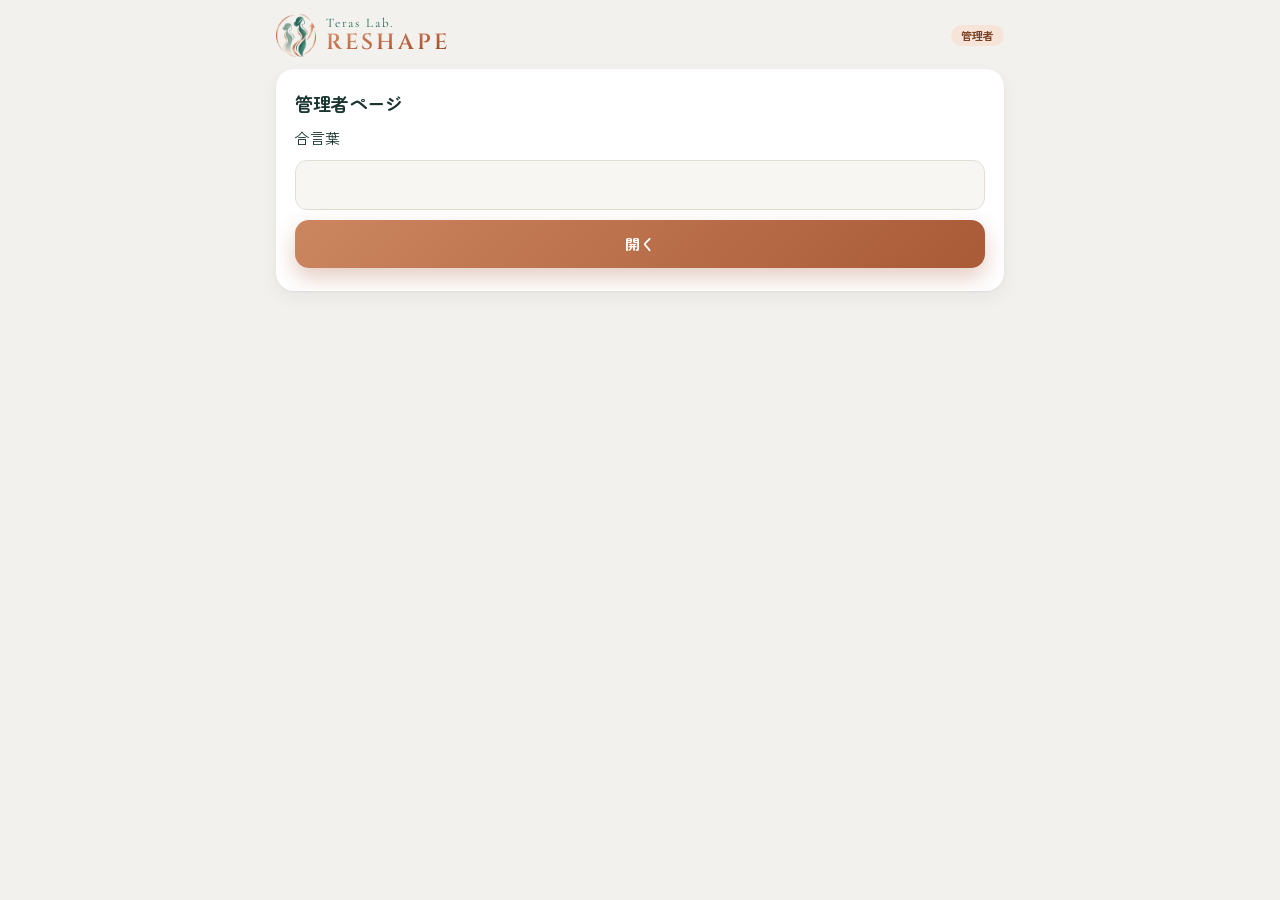
<file: reshape/admin.html>
<!doctype html>
<html lang="ja">
<head>
<meta charset="utf-8">
<meta name="viewport" content="width=device-width,initial-scale=1,viewport-fit=cover">
<meta name="robots" content="noindex">
<title>RESHAPE 管理</title>
<link rel="icon" href="logo-mark.webp">
<link rel="stylesheet" href="https://fonts.googleapis.com/css2?family=Zen+Maru+Gothic:wght@500;700&family=Zen+Kaku+Gothic+New:wght@400;500;700&family=Outfit:wght@400;600;700&family=Cormorant+Garamond:wght@500&family=Cinzel:wght@500;600&display=swap">
<link rel="stylesheet" href="styles.css?v=11">
<style>
.wrap{max-width:760px;padding-block:12px 40px}
.login{padding:22px 18px;display:grid;gap:10px}
.login input{border:1px solid var(--line);background:var(--surface2);color:var(--ink);border-radius:12px;padding:12px;font:inherit}
.mem{cursor:pointer}
.mem:hover{background:var(--surface2)}
.det{padding:14px;border-top:1px solid var(--line);display:grid;gap:12px;background:var(--surface2)}
.det table{width:100%;border-collapse:collapse;font-size:12px}
.det th,.det td{border-bottom:1px solid var(--line);padding:5px 4px;text-align:left;white-space:nowrap}
.det .scroll{overflow-x:auto}
.phs{display:flex;gap:8px;flex-wrap:wrap}
.phs button{border:1px solid var(--line);background:var(--surface);border-radius:10px;padding:6px 10px;font-size:12px}
.phs img{width:140px;border-radius:10px;display:block}
.filters{display:flex;gap:6px;flex-wrap:wrap;margin-top:10px}
.filters button{border:1px solid var(--line);background:var(--surface);border-radius:99px;padding:5px 12px;font-size:12px;font-weight:700}
.filters button[aria-pressed="true"]{background:var(--ink);color:var(--ground)}
.gc{display:grid;gap:8px}
.gc input{border:1px solid var(--line);background:var(--surface);color:var(--ink);border-radius:10px;padding:8px 10px;font:inherit;font-size:13px}
.gc-btns{display:flex;gap:6px;flex-wrap:wrap}
.gc-btns button{border:1px solid var(--line);background:var(--surface);border-radius:99px;padding:6px 12px;font-size:12px;font-weight:700}
.gc-btns button[data-gc="確定"]{background:var(--primary);color:#fff;border-color:var(--primary)}
</style>
</head>
<body>
<div class="wrap">
  <div class="brand"><img src="logo-mark.webp" alt=""><div class="w"><small>Teras Lab.</small><b>RESHAPE</b></div><span class="tag">管理者</span></div>
  <main id="view"></main>
</div>
<script src="config.js?v=3"></script>
<script>
(() => {
const CFG = window.RESHAPE_CONFIG || {};
const $ = s => document.querySelector(s);
const esc = s => String(s == null ? '' : s).replace(/[&<>"']/g, c => ({ '&': '&amp;', '<': '&lt;', '>': '&gt;', '"': '&quot;', "'": '&#39;' }[c]));
const parseD = s => { const m = String(s || '').match(/(\d{4})\/(\d{1,2})\/(\d{1,2})/); return m ? new Date(+m[1], +m[2] - 1, +m[3]) : null; };
const dd = (a, b) => Math.round((new Date(a.getFullYear(), a.getMonth(), a.getDate()) - new Date(b.getFullYear(), b.getMonth(), b.getDate())) / 864e5);
const md = d => d ? (d.getMonth() + 1) + '/' + d.getDate() : '—';
let KEY = '', DATA = null, OPEN = null, FILTER = 'all', PH = {};
try { KEY = sessionStorage.getItem('reshape_admin') || ''; } catch (e) {}

async function api(action, extra) {
  const r = await fetch(CFG.GAS_URL, { method: 'POST', body: JSON.stringify(Object.assign({ action, adminKey: KEY }, extra || {})) });
  const j = await r.json(); if (!j.ok) throw new Error(j.error); return j;
}
function login(msg) {
  $('#view').innerHTML = `<section class="card login"><h2>管理者ページ</h2><label for="k">合言葉</label><input id="k" type="password" autocomplete="current-password"><button class="btn" id="go" type="button">開く</button>${msg ? `<p style="color:var(--bad);font-size:13px">${esc(msg)}</p>` : ''}</section>`;
  $('#go').onclick = () => { KEY = $('#k').value.trim(); try { sessionStorage.setItem('reshape_admin', KEY); } catch (e) {} load(); };
}
async function load() {
  if (!CFG.GAS_URL) return login('config.js の GAS_URL が未設定です');
  if (!KEY) return login();
  $('#view').innerHTML = '<div class="loading"><div class="spin"></div><p>読み込んでいます…</p></div>';
  try { DATA = await api('admin'); render(); } catch (e) { KEY = ''; login(e.message === 'admin_denied' ? '合言葉が違います' : '読み込めませんでした：' + e.message); }
}
const addM = (d, n) => { const x = new Date(d); x.setMonth(x.getMonth() + n); return x; };
function reviewInfo(x) {
  const st = parseD(x.member.start), today = parseD(DATA.today); if (!st) return null;
  let p = 0; while (p < 120 && dd(today, addM(st, p + 1)) >= 0) p++;
  const mo = x.months || [], r = mo.find(m => m.n === p);
  return { p, late: p >= 1 && !(r && r.doneAt), next: addM(st, p + 1), done: mo.filter(m => m.doneAt).length };
}
function gtee(x) {
  const m = x.member, st = parseD(m.start), today = parseD(DATA.today); if (!st) return null;
  const vip = m.plan === 'VIP', total = vip ? 26 : 13, need = vip ? 22 : 11;
  const week = Math.ceil((dd(today, st) + 1) / 7), doneW = Math.min(total, Math.max(0, week - 1));
  // 記録した日＝ストレッチかトレーニングを実施して、その日のうちに保存した日（契約書 第9条第2項）
  const cnt = {}; x.records.forEach(r => { if (!(r.s1 || r.s2 || r.train)) return; const d = parseD(r.date); if (!d) return; const w = Math.ceil((dd(d, st) + 1) / 7); cnt[w] = (cnt[w] || 0) + 1; });
  let ok = 0; for (let w = 1; w <= doneW; w++) if ((cnt[w] || 0) >= 3) ok++;
  const done = week > total;
  if (x.weeks && done) ok = x.weeks.ok; // 判定期間が終わったら、全期間の記録で数えた裏側の値を使う
  let last4 = true; for (let w = total - 3; w <= Math.min(doneW, total); w++) if ((cnt[w] || 0) < 3) last4 = false;
  if (x.weeks && done) last4 = !!x.weeks.last4;
  const miss = doneW - ok, lost = miss > total - need && !last4;
  const tg = m.goal.targets, recs = x.records;
  const nowOf = i => { for (let j = recs.length - 1; j >= 0; j--) { const v = recs[j].g && recs[j].g[i] != null ? recs[j].g[i] : null; if (v != null) return v; } return null; };
  const hit = tg.filter((t, i) => { const v = nowOf(i); return v != null && t.start != null && t.target != null && (t.target < t.start ? v <= t.target : v >= t.target); }).length;
  const fin = (x.months || []).find(r => r.n === 6 && r.doneAt); // 6ヶ月の最終見直しの達成数を優先
  const hits = fin && fin.hit != null ? fin.hit : hit;
  const j = m.judge || {};
  const eligible = done && !lost && (j.result ? /^対象（/.test(j.result) : hits < 2);
  return { ok, total, need, lost: lost || (done && ok < need && !last4), done, eligible, vip, judge: j };
}
function stat(x) {
  const m = x.member, today = parseD(DATA.today), st = parseD(m.start);
  const day = st ? dd(today, st) + 1 : 0, week = day > 0 ? Math.ceil(day / 7) : 0;
  const recs = x.records, last = recs.length ? parseD(recs[recs.length - 1].date) : null;
  const gap = last ? dd(today, last) : 99;
  const wk = st ? recs.filter(r => { const d = parseD(r.date); return d && Math.ceil((dd(d, st) + 1) / 7) === week; }).length : 0;
  let end = parseD(m.plan === 'VIP' ? m.end6 : m.end3); if (end && /延長する/.test(m.extension)) { end = new Date(end); end.setMonth(end.getMonth() + 3); }
  const pat = []; for (let i = 27; i >= 0; i--) { const d = new Date(today); d.setDate(d.getDate() - i); const k = d.getFullYear() + '/' + String(d.getMonth() + 1).padStart(2, '0') + '/' + String(d.getDate()).padStart(2, '0'); const r = recs.find(y => y.date === k); pat.push(r ? (r.s1 && r.s2 ? 'r' : 'p') : ''); }
  let st2 = 'good';
  if (m.status === '承認待ち') st2 = 'warn'; else if (m.status !== '利用中') st2 = ''; else if (gap >= 3) st2 = 'bad'; else if (wk < Math.min(3, ((day - 1) % 7) + 1) - 1) st2 = 'warn';
  return { m, day, week, last, gap, wk, end, pat, st: st2 };
}
function render() {
  const rows = DATA.members.map(x => Object.assign(x, { s: stat(x) }));
  const act = rows.filter(r => r.member.status === '利用中');
  const goalWait = r => r.member.goal.targets.length && /確認待ち|見直しをお願い|面談で相談/.test(r.member.goalCheck || '確認待ち') && !/^確定$/.test(r.member.goalCheck);
  const counts = { all: rows.length, bad: rows.filter(r => r.s.st === 'bad').length, warn: rows.filter(r => r.s.st === 'warn').length, pending: rows.filter(r => r.member.status === '承認待ち').length, goal: rows.filter(goalWait).length };
  const list = rows.filter(r => FILTER === 'all' || (FILTER === 'pending' ? r.member.status === '承認待ち' : FILTER === 'goal' ? goalWait(r) : r.s.st === FILTER));
  const lbl = { good: '順調', warn: '声かけ候補', bad: '要フォロー', '': '—' };
  $('#view').innerHTML = `<section class="sec" style="margin-top:4px"><div class="sec-h"><h2>会員の取り組み状況</h2><span class="aside">${esc(DATA.today)} 時点・<a href="${esc(DATA.sheetUrl)}" target="_blank" rel="noopener">シートを開く</a></span></div>
  <div class="kpis"><div class="kpi"><div class="v">${act.length}</div><div class="k">利用中</div></div><div class="kpi"><div class="v" style="color:var(--good)">${act.filter(r => r.s.wk >= 3).length}</div><div class="k">今週3日達成</div></div><div class="kpi"><div class="v" style="color:var(--warn)">${counts.warn}</div><div class="k">声かけ候補</div></div><div class="kpi"><div class="v" style="color:var(--bad)">${counts.bad}</div><div class="k">3日以上 未記録</div></div></div>
  <div class="filters">${[['all', 'すべて'], ['bad', '要フォロー'], ['warn', '声かけ候補'], ['pending', '承認待ち'], ['goal', '目標の確認']].map(([k, l]) => `<button type="button" data-f="${k}" aria-pressed="${FILTER === k}">${l}（${counts[k]}）</button>`).join('')}</div></section>
  <section class="sec"><div class="card">${list.map(x => card(x, lbl)).join('') || '<p style="padding:14px">該当する会員はいません。</p>'}</div></section>`;
}
function card(x, lbl) {
  const m = x.member, s = x.s;
  return `<div class="mem" data-id="${esc(m.id)}"><div class="nm">${esc(m.name || '（名前未登録）')}<small>${esc(m.plan || '未設定')}</small><small>${esc(m.status)}</small>${m.goal.targets.length ? `<small style="color:${m.goalCheck === '確定' ? 'var(--good)' : 'var(--warn)'}">目標：${esc(m.goalCheck || '確認待ち')}</small>` : ''}</div><span class="pill ${s.st}">${lbl[s.st] || '—'}</span>
  <div class="meta"><span>DAY <b>${s.day > 0 ? s.day : '開始前'}</b></span>${(() => { const r = reviewInfo(x); return r ? `<span>見直し <b style="color:${r.late ? 'var(--warn)' : 'inherit'}">${r.late ? r.p + 'ヶ月目 未記入' : '次 ' + md(r.next)}</b></span>` : ''; })()}<span>今週 <b>${s.wk}/3</b>日</span><span>最終記録 <b>${s.last ? (s.gap === 0 ? '今日' : s.gap + '日前') : 'なし'}</b></span><span>サポート終了 <b>${m.noLimit ? '期限なし' : md(s.end) + (/延長する/.test(m.extension) ? '（延長）' : '')}</b></span>${(() => { const g = m.noLimit ? null : gtee(x); return g ? `<span>延長保証 <b style="color:${g.eligible ? 'var(--good)' : g.lost ? 'var(--bad)' : 'inherit'}">${g.ok}/${g.total}週${g.eligible ? '・対象' : g.lost ? '・対象外' : ''}${g.judge.at ? '・測定済み' : ''}</b></span>` : ''; })()}${m.noLimit ? '' : `<span>受講期間 <b>${esc(x.courseEnd || '—')}まで${x.courseOver ? '（終了）' : ''}</b></span>`}${m.plan === 'VIP' ? `<span>次のZoom <b>${esc(m.zoomAt || '未定')}</b></span>` : ''}</div>
  <div class="spark" aria-label="直近4週の記録">${s.pat.map(c => `<i class="${c}"></i>`).join('')}</div>
  ${OPEN === m.id ? detail(x) : ''}</div>`;
}
function detail(x) {
  const m = x.member, recs = x.records.slice(-14).reverse();
  const f = String(m.fields || '体重(kg)／痛み(0-10)／睡眠(時間)').split(/[／\/]/).slice(0, 3);
  return `<div class="det">
  <div><b>MY GOAL：</b>${esc(m.goal.scene || '未設定')}<br>${m.goal.targets.map(t => `${esc(t.label)}：${t.start ?? '—'} → ${t.target ?? '—'}`).join('／')}</div>
  ${m.goal.targets.length ? `<div class="gc"><b>目標の確認</b>：${esc(m.goalCheck || '確認待ち')}${m.goalCheckAt ? '（' + esc(m.goalCheckAt) + '）' : ''}
    <input type="text" id="gc-memo" placeholder="会員へのひとこと（任意・会員の画面に出ます）" value="">
    <div class="gc-btns"><button type="button" data-gc="確定">確定する</button><button type="button" data-gc="見直しをお願い">見直しをお願い</button><button type="button" data-gc="面談で相談">面談で相談</button></div></div>` : ''}
  ${(x.goalLog || []).length ? `<div class="scroll"><b>目標の変更履歴</b><table><thead><tr><th>変更日</th><th>期</th><th>目標</th><th>状態</th><th>確認日</th><th>メモ</th></tr></thead><tbody>${x.goalLog.slice().reverse().map(g => `<tr><td>${esc(g.date)}</td><td>${g.cycle}</td><td style="white-space:normal">${g.targets.map(t => `${esc(t.label)}：${t.start ?? '—'}→${t.target ?? '—'}`).join('<br>')}</td><td>${esc(g.status)}</td><td>${esc(g.checkedAt)}</td><td style="white-space:normal">${esc(g.memo)}</td></tr>`).join('')}</tbody></table></div>` : ''}
  ${m.judge && m.judge.at ? `<div><b>延長保証の測定（${esc(m.judge.at)}）</b><br>${esc(m.judge.values)}<br>記録：${esc(m.judge.weeks)}<br>判定：<b>${esc(m.judge.result)}</b><br><small>対象なら「延長希望」を「延長する」にして、7日以内に公式LINEで結果を伝えてください。</small></div>` : ''}
  <div class="scroll"><table><thead><tr><th>日付</th><th>DAY</th><th>ストレッチ</th><th>トレ</th><th>動画</th><th>鏡</th>${f.map(x => `<th>${esc(x)}</th>`).join('')}<th>ひとこと</th></tr></thead><tbody>${recs.map(r => `<tr><td>${esc(r.date)}</td><td>${r.day ?? ''}</td><td>${esc([r.s1, r.s2].filter(Boolean).join('・'))}</td><td>${esc(r.train)}</td><td>${esc(r.watched)}</td><td>${esc(r.mirror)}</td>${[0, 1, 2].slice(0, f.length).map(i => `<td>${r.v[i] ?? ''}</td>`).join('')}<td style="white-space:normal">${esc(r.note)}</td></tr>`).join('')}</tbody></table></div>
  ${(x.months || []).length ? `<div class="scroll"><b>毎月の中間目標と見直し</b><table><thead><tr><th>月</th><th>見直し日</th>${m.goal.targets.map(t => `<th>${esc(t.label)} 中間→実績</th>`).join('')}<th>達成</th><th>うまくいった</th><th>うまくいかなかった</th><th>来月の工夫</th></tr></thead><tbody>${x.months.map(r => `<tr><td>第${Math.ceil(r.n / 6)}期 ${((r.n - 1) % 6) + 1}ヶ月目</td><td>${esc(r.date)}</td>${m.goal.targets.map((t, i) => `<td>${r.targets[i] ?? '—'} → ${r.actual[i] ?? (r.doneAt ? '—' : '')}</td>`).join('')}<td>${r.doneAt ? (r.hit ?? '—') + '/' + m.goal.targets.length : '未記入'}</td><td style="white-space:normal;min-width:120px">${esc(r.good)}</td><td style="white-space:normal;min-width:120px">${esc(r.bad)}</td><td style="white-space:normal;min-width:120px">${esc(r.next)}</td></tr>`).join('')}</tbody></table></div>` : ''}
  <div><b>姿勢写真</b><div class="phs">${x.photos.map(p => ['front', 'side'].filter(k => p[k]).map(k => PH[p[k]] ? `<figure style="margin:0"><img src="${PH[p[k]]}" alt=""><figcaption style="font-size:11px">第${Math.max(1, Math.ceil(p.day / 7))}週（DAY${p.day}）${k === 'front' ? '正面' : '横'}</figcaption></figure>` : `<button type="button" data-ph="${esc(p[k])}">第${Math.max(1, Math.ceil(p.day / 7))}週（DAY${p.day}）${k === 'front' ? '正面' : '横'}を表示</button>`).join('')).join('') || 'まだありません'}</div></div></div>`;
}
document.addEventListener('click', async e => {
  const f = e.target.closest('[data-f]'); if (f) { FILTER = f.dataset.f; render(); return; }
  const gc = e.target.closest('[data-gc]');
  if (gc) {
    const memo = ($('#gc-memo') || {}).value || '';
    gc.textContent = '保存中…';
    try { await api('adminGoal', { id: OPEN, status: gc.dataset.gc, memo: memo.trim() }); DATA = await api('admin'); render(); }
    catch (err) { gc.textContent = err.message === 'unknown_action' ? 'Apps Scriptを更新してください' : '保存できませんでした'; }
    return;
  }
  const ph = e.target.closest('[data-ph]'); if (ph) { ph.textContent = '読み込み中…'; try { PH[ph.dataset.ph] = (await api('adminPhoto', { fileId: ph.dataset.ph })).dataUrl; } catch (err) { ph.textContent = '表示できませんでした'; return; } render(); return; }
  const m = e.target.closest('.mem'); if (m && !e.target.closest('.det')) { OPEN = OPEN === m.dataset.id ? null : m.dataset.id; render(); }
});
load();
})();
</script>
</body>
</html>
</file>
<file: reshape/styles.css>
:root{
  --ground:#F3F1ED; --surface:#FFFFFF; --surface2:#F8F6F2; --line:#E3DDD4;
  --ink:#1B3530; --muted:#5B6D68; --faint:#949F9B;
  --primary:#1F6B5C; --primary-ink:#FFFFFF; --primary-soft:#DCEDE6;
  --sun:#C27650; --sun-soft:#F7E4D8; --sun-ink:#7C4023;
  --good:#2A8F62; --good-soft:#D8F0E3; --warn:#C9820A; --warn-soft:#FBEBCB; --bad:#C8453F; --bad-soft:#F7DAD7;
  --shadow:0 1px 2px rgba(16,38,43,.06),0 6px 18px rgba(16,38,43,.06);
  --r:18px;
  --f-disp:"Zen Maru Gothic","Hiragino Maru Gothic ProN","Hiragino Sans",sans-serif;
  --f-body:"Zen Kaku Gothic New","Hiragino Sans","Noto Sans JP",sans-serif;
  --f-num:"Outfit","Zen Kaku Gothic New",system-ui,sans-serif;
  --num-disp:var(--f-num); --dn-w:700; --dn-size:clamp(56px,17vw,76px); --dn-style:normal;
  --hero-bg:linear-gradient(160deg,#27796A 0%,#1F6B5C 50%,#175647 100%); --hero-ink:#FFFFFF; --hero-line:rgba(240,185,148,.35); --chip:rgba(255,255,255,.16); --barbg:rgba(255,255,255,.2); --bar-fill:linear-gradient(90deg,#E3A27E,#F6D2BA);
  --save-bg:linear-gradient(135deg,#CB8660,#A95A36); --save-ink:#FFFFFF; --save-shadow:0 10px 22px rgba(169,90,54,.3); --card-border:transparent; --on-sun:#fff; --spine:#F0B994;
}
@media (prefers-color-scheme:dark){:root:not([data-theme="light"]){
  color-scheme:dark;
  --ground:#0D1715; --surface:#14221F; --surface2:#1A2B27; --line:#27393A;
  --ink:#E6EFEC; --muted:#9BB0AA; --faint:#6D8580;
  --primary:#4DB79F; --primary-ink:#06201A; --primary-soft:#16392F;
  --sun:#E39B72; --sun-soft:#3A2518; --sun-ink:#F4C9AE;
  --good:#5CC592; --good-soft:#14342A; --warn:#E8AE43; --warn-soft:#3A2C10; --bad:#EE7B73; --bad-soft:#3D1E1C;
  --shadow:0 1px 2px rgba(0,0,0,.3),0 8px 22px rgba(0,0,0,.25);
}}
:root[data-theme="dark"]{
  color-scheme:dark;
  --ground:#0D1715; --surface:#14221F; --surface2:#1A2B27; --line:#27393A;
  --ink:#E6EFEC; --muted:#9BB0AA; --faint:#6D8580;
  --primary:#4DB79F; --primary-ink:#06201A; --primary-soft:#16392F;
  --sun:#E39B72; --sun-soft:#3A2518; --sun-ink:#F4C9AE;
  --good:#5CC592; --good-soft:#14342A; --warn:#E8AE43; --warn-soft:#3A2C10; --bad:#EE7B73; --bad-soft:#3D1E1C;
  --shadow:0 1px 2px rgba(0,0,0,.3),0 8px 22px rgba(0,0,0,.25);
}



.brand{display:flex;align-items:center;gap:10px;padding-block:2px 12px}
.brand img{width:40px;height:auto}
.brand .w{line-height:1.05}
.brand .w small{display:block;font-family:"Cormorant Garamond",serif;font-size:13px;letter-spacing:.14em;color:var(--primary)}
.brand .w b{font-family:"Cinzel",serif;font-weight:600;font-size:22px;letter-spacing:.14em;background:linear-gradient(170deg,#D89A77,#B8643F 55%,#8F4A2C);-webkit-background-clip:text;background-clip:text;color:transparent}
/* goal progress */
.gl{display:grid;gap:12px;margin-top:14px}
.gl .top{display:flex;justify-content:space-between;align-items:baseline;gap:8px;font-size:13px}
.gl .top b{font-family:var(--f-disp);font-size:14px}
.gl .top span{font-size:12px;color:var(--muted)}
.gl .vals{display:flex;justify-content:space-between;font-size:11px;color:var(--faint);margin-top:3px}
.gl .vals em{font-style:normal;color:var(--ink);font-family:var(--f-num);font-size:15px}
.gtrack{height:8px;border-radius:99px;background:var(--surface2);border:1px solid var(--line);overflow:hidden;margin-top:5px}
.gtrack i{display:block;height:100%;background:var(--bar-fill);border-radius:99px}
.gfoot{margin-top:14px;padding:10px 12px;border-radius:12px;background:var(--sun-soft);color:var(--sun-ink);font-size:12px;line-height:1.6}
/* goal work */
.wk-head{text-align:center;padding-block:8px 4px}
.wk-head img{width:150px;height:auto}
.steps{display:flex;gap:4px;margin:14px 0 10px}
.steps i{flex:1;height:4px;border-radius:99px;background:var(--line)}
.steps i.on{background:var(--sun)}
.wk-card{padding:18px}
.wk-card .no{font-family:var(--f-num);font-size:13px;letter-spacing:.2em;color:var(--sun)}
.wk-card h2{font-size:21px;margin-top:2px}
.wk-card .lead{font-size:13px;color:var(--muted);margin:6px 0 14px}
.opts{display:flex;flex-wrap:wrap;gap:8px}
.opts button{border:1px solid var(--line);background:var(--surface2);border-radius:99px;padding:7px 14px;font-size:13px;font-weight:700}
.opts button[aria-pressed="true"]{background:var(--primary);border-color:var(--primary);color:var(--primary-ink)}
.q{margin-top:16px}
.q label{display:block;font-weight:700;font-size:14px;margin-bottom:6px}
.q label small{font-weight:400;color:var(--muted);font-size:12px;margin-left:6px}
.q input[type=text]{width:100%;border:1px solid var(--line);background:var(--surface2);color:var(--ink);border-radius:12px;padding:10px 12px;font:inherit}
.hint{font-size:12px;color:var(--sun-ink);background:var(--sun-soft);border-radius:12px;padding:10px 12px;margin-top:12px;line-height:1.7}
.tgt{display:grid;grid-template-columns:1fr 1fr;gap:6px 8px;margin-top:12px;padding:12px;border:1px solid var(--line);border-radius:14px;background:var(--surface)}
.tgt .full{grid-column:1/-1}
.tgt .h{font-size:11px;color:var(--muted);font-weight:700}
.tgt input{width:100%;border:1px solid var(--line);background:var(--surface2);color:var(--ink);border-radius:10px;padding:8px 10px;font:inherit;font-size:14px;min-width:0}
.wk-nav{display:flex;gap:10px;margin-top:18px}
.wk-nav button{flex:1;border:0;border-radius:16px;padding:14px;font-family:var(--f-disp);font-weight:700;font-size:16px}
.wk-nav .back{background:var(--surface);border:1px solid var(--line)}
.wk-nav .next{background:var(--save-bg);color:var(--save-ink);box-shadow:var(--save-shadow)}
.sum{display:grid;gap:10px;font-size:13px}
.sum div{border-top:1px solid var(--line);padding-top:10px}
.sum small{display:block;color:var(--muted);font-size:11px}

.gedit{position:absolute;right:14px;top:14px;border:1px solid var(--line);background:var(--surface2);border-radius:99px;padding:4px 12px;font-size:12px;font-weight:700;color:var(--muted)}
.gchart{display:block;width:100%;height:auto;margin-top:6px}
.gcta{padding:20px 18px;text-align:center}
.gcta p{font-size:13px;color:var(--muted);margin:6px 0 14px}
.gcta button{border:0;border-radius:99px;padding:12px 22px;background:var(--save-bg);color:var(--save-ink);font-weight:700;font-family:var(--f-disp);box-shadow:var(--save-shadow)}
.catch{border-top:1px solid var(--line)}
.catch summary{list-style:none;cursor:pointer;display:flex;justify-content:space-between;gap:8px;align-items:center;padding:11px 14px;font-size:13px;color:var(--muted)}
.catch summary::-webkit-details-marker{display:none}
.catch summary b{color:var(--sun-ink);font-weight:700}
.catch summary span{font-size:11px;color:var(--faint);white-space:nowrap}
.catch summary span::after{content:" ▾"}
.catch[open] summary span::after{content:" ▴"}
.catch .item{background:var(--surface2)}
.intro{text-align:center;padding:26px 20px}
.intro img{width:180px;height:auto}
.intro h2{font-size:22px;margin-top:14px}
.intro p{font-size:14px;color:var(--muted);margin:10px auto 0;max-width:30em;text-align:left}
.intro ul{text-align:left;font-size:13px;color:var(--ink);margin:14px 0 0;padding-left:1.2em;display:grid;gap:4px}
.intro .go{margin-top:20px;width:100%;border:0;border-radius:16px;padding:15px;background:var(--save-bg);color:var(--save-ink);font-family:var(--f-disp);font-weight:700;font-size:17px;box-shadow:var(--save-shadow)}
.intro small{display:block;margin-top:10px;font-size:12px;color:var(--faint)}
.res{display:grid;gap:8px;padding:14px}
.res div{display:grid;grid-template-columns:auto 1fr auto;gap:10px;align-items:center;font-size:13px}
.res i{width:26px;height:26px;border-radius:50%;display:grid;place-items:center;font-style:normal;font-weight:700;font-size:13px}
.res i.ok{background:var(--good-soft);color:var(--good)} .res i.ng{background:var(--warn-soft);color:var(--warn)}
.res b{font-family:var(--f-num)}
.zoom{display:grid;grid-template-columns:auto 1fr;gap:14px;align-items:center;margin-top:10px;padding:12px 16px;border-radius:var(--r);background:var(--sun-soft);color:var(--sun-ink)}
.zoom .zi{width:52px;height:52px;border-radius:14px;background:var(--surface);display:grid;place-items:center;align-content:center;line-height:1}
.zoom .zi .num{font-size:22px;font-weight:700;color:var(--sun)}
.zoom .zi small{font-size:10px;color:var(--muted)}
.zoom b{font-family:var(--f-disp);font-size:14px;color:var(--ink)}
.zoom p{margin:2px 0 0;font-size:12px}
.support{margin-top:10px;padding:12px 16px;border-radius:var(--r);background:var(--primary-soft);font-size:12px;color:var(--ink)}
.support b{font-family:var(--f-disp);font-size:14px;display:block}
/* goal card */
.goal{margin-top:12px;padding:16px 18px;position:relative}
.goal .gk{font-family:var(--f-num);font-size:12px;letter-spacing:.32em;color:var(--sun)}
.goal .gt{font-family:var(--f-disp);font-size:18px;font-weight:700;line-height:1.5;margin-top:4px;text-wrap:balance}
.goal .needs{font-size:12px;color:var(--muted);margin-top:6px}
.goal .tg{display:grid;grid-template-columns:repeat(3,1fr);gap:8px;margin-top:12px}
.goal .tg div{background:var(--surface2);border-radius:12px;padding:8px 10px;border:1px solid var(--card-border)}
.goal .tg small{display:block;font-size:11px;color:var(--muted)}
.goal .tg b{font-family:var(--f-num);font-size:17px;line-height:1.3;display:block}
.goal .tg span{font-size:11px;color:var(--faint)}
.goal .coach{display:flex;gap:10px;align-items:flex-start;margin-top:12px;padding-top:12px;border-top:1px solid var(--line);font-size:13px}
.goal .coach i{flex:none;width:30px;height:30px;border-radius:50%;background:var(--primary);color:var(--primary-ink);display:grid;place-items:center;font-style:normal;font-weight:700;font-size:12px;font-family:var(--f-disp)}
.goal .coach small{display:block;font-size:11px;color:var(--muted)}
*{box-sizing:border-box}
body{background:var(--ground);color:var(--ink);font-family:var(--f-body);font-size:15px;line-height:1.6;margin:0}
.wrap{max-width:560px;margin:0 auto;padding-inline:16px;padding-block:12px 110px}
h1,h2,h3{font-family:var(--f-disp);text-wrap:balance;margin:0;line-height:1.3}
h2{font-size:18px}
.num{font-family:var(--f-num);font-variant-numeric:tabular-nums}
a{color:var(--primary)}
button{font:inherit;color:inherit;cursor:pointer}
button:focus-visible,a:focus-visible,input:focus-visible,textarea:focus-visible,select:focus-visible{outline:3px solid var(--sun);outline-offset:2px}
.demo{display:flex;flex-wrap:wrap;gap:8px;align-items:center;justify-content:space-between;font-size:12px;color:var(--muted);padding-block:4px 10px}
.demo .tag{background:var(--sun-soft);color:var(--sun-ink);padding:2px 10px;border-radius:99px;font-weight:700;letter-spacing:.04em}
.seg{display:inline-flex;background:var(--surface);border:1px solid var(--line);border-radius:99px;padding:3px}
.seg button{white-space:nowrap;border:0;background:none;padding:5px 12px;border-radius:99px;font-size:12px;font-weight:700;color:var(--muted)}
.seg button[aria-pressed="true"]{background:var(--ink);color:var(--ground)}

/* hero */
.hero{background:var(--hero-bg);color:var(--hero-ink);border-radius:26px;padding:20px 20px 18px;position:relative;overflow:hidden;box-shadow:var(--shadow)}
.hero::after{content:"";position:absolute;inset:8px;border:1px solid var(--hero-line);border-radius:inherit;pointer-events:none}
.hero-top{display:flex;justify-content:space-between;align-items:flex-start;gap:12px}
.hero .hello{font-size:13px;opacity:.85}
.hero .day{white-space:nowrap;line-height:.95;margin-top:10px}
.dl{display:block;font-family:var(--f-num);font-size:13px;font-weight:600;letter-spacing:.3em;opacity:.8}
.dn{font-family:var(--num-disp);font-weight:var(--dn-w);font-size:var(--dn-size);font-style:var(--dn-style);letter-spacing:-.02em;font-variant-numeric:lining-nums}
.hero .day small{font-family:var(--f-num);font-size:20px;font-weight:400;opacity:.7;margin-left:6px}
.hero .wk{font-family:var(--f-disp);font-size:17px;margin-top:6px}
.hero .chips{display:flex;flex-wrap:wrap;gap:6px;margin-top:10px}
.chip{font-size:12px;font-weight:700;padding:3px 10px;border-radius:99px;background:var(--chip);white-space:nowrap}
.spine{flex:none;width:64px;height:120px}
.bar{height:6px;border-radius:99px;background:var(--barbg);margin-top:14px;overflow:hidden}
.bar i{display:block;height:100%;background:var(--bar-fill);border-radius:99px}
.barlbl{display:flex;justify-content:space-between;font-size:11px;opacity:.85;margin-top:5px}

/* guarantee meter */
.meter{border:1px solid var(--card-border);display:grid;grid-template-columns:auto 1fr;gap:14px;align-items:center;background:var(--surface);border-radius:var(--r);padding:14px 16px;margin-top:14px;box-shadow:var(--shadow)}
.dots{display:flex;gap:6px}
.dots span{width:30px;height:30px;border-radius:50%;border:2px dashed var(--line);display:grid;place-items:center;font-size:12px;font-weight:700;color:var(--faint)}
.dots span.on{border:0;background:var(--sun);color:var(--on-sun)}
.meter b{font-family:var(--f-disp);font-size:15px}
.meter p{margin:0;font-size:12px;color:var(--muted)}
.streak{display:flex;gap:10px;margin-top:10px}
.stat{border:1px solid var(--card-border);flex:1;background:var(--surface);border-radius:14px;padding:10px 12px;box-shadow:var(--shadow)}
.stat .v{font-family:var(--f-num);font-weight:700;font-size:24px;line-height:1.1}
.stat .v small{font-size:12px;font-weight:400;color:var(--muted);margin-left:2px}
.stat .k{font-size:11px;color:var(--muted)}

/* sections */
.sec{margin-top:22px}
.sec-h{display:flex;align-items:baseline;justify-content:space-between;gap:8px;margin-bottom:8px}
.sec-h .kicker{font-size:11px;font-weight:700;letter-spacing:.14em;color:var(--primary)}
.sec-h .aside{font-size:12px;color:var(--muted)}
.card{border:1px solid var(--card-border);background:var(--surface);border-radius:var(--r);box-shadow:var(--shadow);overflow:hidden}
.item{display:grid;grid-template-columns:34px 1fr auto;gap:12px;align-items:center;padding:12px 14px;border-top:1px solid var(--line)}
.item:first-child{border-top:0}
.check{width:34px;height:34px;border-radius:50%;border:2px solid var(--line);background:var(--surface);display:grid;place-items:center;padding:0;transition:transform .15s}
.check{color:var(--primary-ink)}.check svg{width:18px;height:18px;opacity:0}
.check[aria-pressed="true"]{background:var(--primary);border-color:var(--primary)}
.check[aria-pressed="true"] svg{opacity:1}
.check:active{transform:scale(.9)}
.check[data-on]{background:var(--primary);border-color:var(--primary)}.check[data-on] svg{opacity:1}
.item .t{font-weight:700;font-size:14px;line-height:1.4}
.item .s{font-size:12px;color:var(--muted)}
.item .code{font-family:var(--f-num);font-size:11px;font-weight:600;color:var(--primary);background:var(--primary-soft);padding:1px 7px;border-radius:6px;margin-right:6px}
.play{font-size:12px;font-weight:700;text-decoration:none;border:1px solid var(--line);padding:6px 11px;border-radius:99px;white-space:nowrap;color:var(--ink);background:var(--surface2)}
.lvl{font-size:10px;font-weight:700;padding:1px 6px;border-radius:5px;margin-left:4px}
.lvl.低{background:var(--good-soft);color:var(--good)} .lvl.中{background:var(--warn-soft);color:var(--warn)} .lvl.高{background:var(--bad-soft);color:var(--bad)}
.easier{font-size:12px;color:var(--muted);padding:0 14px 12px 60px;margin-top:-6px}
.easier a{font-weight:700}
.note{font-size:12px;color:var(--muted);padding:10px 14px;background:var(--surface2);border-top:1px solid var(--line)}

/* check chips */
.feel{display:flex;gap:6px;padding:0 14px 12px 60px;flex-wrap:wrap;margin-top:-4px}
.feel button{border:1px solid var(--line);background:var(--surface2);border-radius:99px;padding:4px 12px;font-size:12px;font-weight:700}
.feel button[aria-pressed="true"]{background:var(--sun);border-color:var(--sun);color:#fff}
.sched{display:grid;grid-template-columns:repeat(3,1fr);gap:8px}
.sch{border:1px solid var(--card-border);background:var(--surface);border-radius:16px;padding:12px;box-shadow:var(--shadow);display:flex;flex-direction:column;gap:6px;min-height:118px}
.sch .ic{width:32px;height:32px;border-radius:10px;display:grid;place-items:center;background:var(--primary-soft);color:var(--primary)}
.sch .ic svg{width:18px;height:18px}
.sch b{font-size:13px;font-family:var(--f-disp)}
.sch .when{font-size:11px;color:var(--muted);margin-top:auto}
.sch.today{outline:2px solid var(--sun);outline-offset:-2px}
.sch.today .when{color:var(--sun-ink);font-weight:700}
.sch.done .ic{background:var(--primary);color:var(--primary-ink)}

/* fields */
.fields{padding:6px 14px 14px;display:grid;gap:14px}
.field label{display:flex;justify-content:space-between;font-size:13px;font-weight:700}
.field label span{font-weight:400;color:var(--muted);font-size:12px}
.field input[type=number]{width:100%;margin-top:6px;border:1px solid var(--line);background:var(--surface2);color:var(--ink);border-radius:12px;padding:10px 12px;font-family:var(--f-num);font-size:18px}
.field input[type=range]{width:100%;accent-color:var(--primary);margin-top:8px}
.scale{display:flex;justify-content:space-between;font-size:11px;color:var(--faint)}
textarea{width:100%;min-height:72px;border:1px solid var(--line);background:var(--surface2);color:var(--ink);border-radius:12px;padding:10px 12px;font:inherit;resize:vertical}
.save{position:sticky;bottom:78px;margin-top:18px;width:100%;border:0;border-radius:18px;padding:16px;background:var(--save-bg);color:var(--save-ink);font-family:var(--f-disp);font-size:18px;font-weight:700;box-shadow:var(--save-shadow);display:flex;justify-content:center;gap:10px;align-items:center}
.save .p{font-family:var(--f-num);font-size:14px;background:rgba(127,127,127,.2);padding:2px 9px;border-radius:99px}
.save[disabled]{background:var(--good);color:#fff;box-shadow:none}

/* nav */
nav.tabs{position:fixed;left:0;right:0;bottom:0;background:var(--surface);border-top:1px solid var(--line);padding:6px 8px calc(6px + env(safe-area-inset-bottom,0px));display:flex;justify-content:center;z-index:5}
nav.tabs div{display:flex;max-width:560px;width:100%;justify-content:space-around}
nav.tabs button{border:0;background:none;display:flex;flex-direction:column;align-items:center;gap:2px;font-size:10px;font-weight:700;color:var(--faint);padding:4px 6px;border-radius:12px;min-width:56px}
nav.tabs svg{width:22px;height:22px}
nav.tabs button[aria-current="page"]{color:var(--primary)}
nav.tabs[hidden],nav.tabs button[hidden]{display:none}

/* log */
.cal{display:grid;grid-template-columns:repeat(7,1fr);gap:6px;padding:14px}
.cal .dh{font-size:11px;color:var(--faint);text-align:center}
.cal button{aspect-ratio:1;border:0;border-radius:10px;background:var(--surface2);font-family:var(--f-num);font-size:13px;display:grid;place-items:center;position:relative;color:var(--muted);max-width:100%}
.cal button.rec{background:var(--primary);color:var(--primary-ink);font-weight:600}
.cal button.part{background:var(--primary-soft);color:var(--primary)}
.cal button.miss{background:transparent;border:1.5px dashed var(--line)}
.cal button.today{outline:2px solid var(--sun);outline-offset:1px}
.cal button.future{background:transparent;color:var(--faint);opacity:.5}
.cal button.sel{box-shadow:0 0 0 3px var(--sun)}
.cal button .ph{position:absolute;right:3px;top:3px;width:6px;height:6px;border-radius:50%;background:var(--sun)}
.legend{display:flex;gap:12px;flex-wrap:wrap;font-size:11px;color:var(--muted);padding:0 14px 12px}
.legend i{display:inline-block;width:10px;height:10px;border-radius:3px;margin-right:4px;vertical-align:-1px}
.detail{padding:14px;border-top:1px solid var(--line);display:grid;gap:6px;font-size:13px}
.detail .row{display:flex;justify-content:space-between;gap:10px}
.detail .row span:first-child{color:var(--muted)}
.chart{padding:10px 8px 6px}
.chart svg{width:100%;height:auto;display:block}
.charttabs{display:flex;gap:6px;padding:12px 14px 0;flex-wrap:wrap}
.charttabs button{border:1px solid var(--line);background:var(--surface2);border-radius:99px;padding:4px 12px;font-size:12px;font-weight:700}
.charttabs button[aria-pressed="true"]{background:var(--ink);color:var(--ground);border-color:var(--ink)}
.chartsum{display:flex;gap:18px;padding:4px 14px 14px;font-size:12px;color:var(--muted)}
.chartsum b{font-family:var(--f-num);font-size:18px;color:var(--ink);display:block}
.badges{display:grid;grid-template-columns:repeat(4,1fr);gap:8px}
.badge{border:1px solid var(--card-border);background:var(--surface);border-radius:14px;padding:10px 6px;text-align:center;font-size:11px;box-shadow:var(--shadow);color:var(--muted)}
.badge .b{width:40px;height:40px;margin:0 auto 4px;border-radius:50%;display:grid;place-items:center;font-family:var(--f-num);font-weight:700;background:var(--surface2);color:var(--faint);border:2px dashed var(--line)}
.badge.got{color:var(--ink)}
.badge.got .b{background:var(--sun);color:var(--on-sun);border:0}

/* photos */
.cmp{display:grid;grid-template-columns:1fr 1fr;gap:10px;padding:14px}
.shot{border-radius:14px;overflow:hidden;background:var(--surface2);position:relative;aspect-ratio:3/4;max-width:100%}
.shot img,.shot svg{width:100%;height:100%;object-fit:cover;display:block}
.shot .cap{position:absolute;left:8px;bottom:8px;background:rgba(16,38,43,.72);color:#fff;font-size:11px;font-weight:700;padding:2px 8px;border-radius:99px;font-family:var(--f-num)}
.grid-line{position:absolute;inset:0;background-image:linear-gradient(to right,transparent calc(50% - 1px),rgba(232,147,12,.8) calc(50% - 1px),rgba(232,147,12,.8) calc(50% + 1px),transparent calc(50% + 1px));pointer-events:none}
.pick{display:flex;gap:8px;padding:0 14px 14px;flex-wrap:wrap}
.pick button{border:1px solid var(--line);background:var(--surface2);border-radius:10px;padding:6px 10px;font-size:12px;font-weight:700;font-family:var(--f-num)}
.pick button[aria-pressed="true"]{background:var(--primary);color:var(--primary-ink);border-color:var(--primary)}
.upload{display:flex;flex-direction:column;align-items:center;gap:6px;border:2px dashed var(--line);border-radius:16px;padding:18px;text-align:center;margin:0 14px 14px;background:var(--surface2)}
.upload input{display:none}
.upload label{background:var(--primary);color:var(--primary-ink);padding:10px 18px;border-radius:99px;font-weight:700;cursor:pointer}
.upload small{color:var(--muted);font-size:12px}
.tips{display:grid;gap:6px;padding:14px;font-size:13px}
.tips div{display:flex;gap:8px}
.tips b{font-family:var(--f-num);color:var(--primary)}

/* roadmap */
.wkrow{display:grid;grid-template-columns:52px 1fr;gap:12px;padding:12px 14px;border-top:1px solid var(--line);align-items:start}
.wkrow:first-child{border-top:0}
.wkrow .n{font-family:var(--f-num);font-weight:700;font-size:13px;color:var(--faint);text-align:center;border-radius:10px;padding:6px 0;background:var(--surface2)}
.wkrow.past .n{background:var(--primary-soft);color:var(--primary)}
.wkrow.now{background:var(--sun-soft)}
.wkrow.now .n{background:var(--sun);color:#fff}
.wkrow .th{font-weight:700;font-size:14px}
.wkrow .mi{font-size:12px;color:var(--muted)}
.phase{font-size:11px;font-weight:700;letter-spacing:.12em;color:var(--primary);padding:14px 14px 4px;background:var(--surface2);border-top:1px solid var(--line)}

/* meal */
.chat{display:flex;flex-direction:column;gap:10px;padding:14px;min-height:320px}
.msg{max-width:84%;padding:10px 13px;border-radius:16px;font-size:14px;line-height:1.6;white-space:pre-wrap}
.msg.bot{background:var(--surface2);border-top-left-radius:4px}
.msg.me{background:var(--primary);color:var(--primary-ink);align-self:flex-end;border-top-right-radius:4px}
.msg img{display:block;max-width:180px;border-radius:10px;margin-bottom:6px}
.composer{display:flex;gap:8px;padding:10px 14px 14px;border-top:1px solid var(--line);align-items:center}
.composer input[type=text]{flex:1;min-width:0;border:1px solid var(--line);background:var(--surface2);color:var(--ink);border-radius:99px;padding:10px 14px;font:inherit}
.composer label,.composer button{flex:none;width:42px;height:42px;border-radius:50%;display:grid;place-items:center;border:0;background:var(--primary-soft);color:var(--primary);cursor:pointer}
.composer button.send{background:var(--primary);color:var(--primary-ink)}
.composer svg{width:20px;height:20px}
.composer input[type=file]{display:none}
.quick{display:flex;gap:6px;flex-wrap:wrap;padding:0 14px 12px}
.quick button{border:1px solid var(--line);background:var(--surface);border-radius:99px;padding:5px 12px;font-size:12px}

/* admin */
.kpis{display:grid;grid-template-columns:repeat(4,1fr);gap:8px}
.kpi{border:1px solid var(--card-border);background:var(--surface);border-radius:14px;padding:10px 12px;box-shadow:var(--shadow)}
.kpi .v{font-family:var(--f-num);font-weight:700;font-size:24px;line-height:1.1}
.kpi .k{font-size:11px;color:var(--muted)}
.mem{display:grid;grid-template-columns:1fr auto;gap:6px 10px;padding:14px;border-top:1px solid var(--line);align-items:center}
.mem:first-child{border-top:0}
.mem .nm{font-weight:700;font-family:var(--f-disp);font-size:15px}
.mem .nm small{font-family:var(--f-body);font-weight:700;font-size:10px;margin-left:6px;padding:1px 7px;border-radius:99px;background:var(--surface2);color:var(--muted);vertical-align:2px}
.pill{font-size:11px;font-weight:700;padding:3px 10px;border-radius:99px;white-space:nowrap}
.pill.good{background:var(--good-soft);color:var(--good)} .pill.warn{background:var(--warn-soft);color:var(--warn)} .pill.bad{background:var(--bad-soft);color:var(--bad)}
.mem .meta{grid-column:1/-1;display:flex;gap:14px;flex-wrap:wrap;font-size:12px;color:var(--muted)}
.mem .meta b{font-family:var(--f-num);color:var(--ink)}
.spark{grid-column:1/-1;display:flex;gap:3px}
.spark i{flex:1;height:14px;border-radius:3px;background:var(--surface2)}
.spark i.r{background:var(--primary)}
.spark i.p{background:var(--primary-soft)}
.cfg{font-size:12px;color:var(--muted);grid-column:1/-1}
.cfg code{font-family:var(--f-num);background:var(--surface2);padding:1px 6px;border-radius:6px;color:var(--ink)}

/* celebrate */
.toast{position:fixed;inset:0;display:grid;place-items:center;background:rgba(8,22,24,.55);z-index:10;padding:16px}
.toast .box{background:var(--surface);border-radius:26px;padding:26px 22px;text-align:center;max-width:340px;width:100%;box-shadow:var(--shadow);animation:pop .4s cubic-bezier(.2,1.4,.4,1)}
.toast .big{font-family:var(--f-num);font-weight:700;font-size:56px;line-height:1;color:var(--sun)}
.toast h3{font-size:20px;margin-top:8px}
.toast p{color:var(--muted);font-size:13px;margin:8px 0 16px}
.toast button{border:0;background:var(--primary);color:var(--primary-ink);padding:12px 24px;border-radius:99px;font-weight:700}
@keyframes pop{from{transform:scale(.7);opacity:0}to{transform:scale(1);opacity:1}}
#burst{position:fixed;inset:0;pointer-events:none;z-index:11}
@media (prefers-reduced-motion:reduce){.toast .box{animation:none}.check{transition:none}}
@media (max-width:380px){.sched{grid-template-columns:1fr 1fr}.kpis{grid-template-columns:1fr 1fr}.badges{grid-template-columns:repeat(3,1fr)}}
.brand .tag{margin-left:auto;background:var(--sun-soft);color:var(--sun-ink);padding:2px 10px;border-radius:99px;font-size:11px;font-weight:700}
.loading{display:grid;place-items:center;gap:10px;padding:80px 0;color:var(--muted);font-size:13px}
.spin{width:34px;height:34px;border-radius:50%;border:3px solid var(--line);border-top-color:var(--primary);animation:sp 1s linear infinite}
@keyframes sp{to{transform:rotate(360deg)}}
.msgcard{padding:24px 20px;text-align:center}
.msgcard h2{font-size:20px;margin-top:8px}
.msgcard p{font-size:14px;color:var(--muted);margin:10px 0 0;text-align:left}
.btn{display:inline-block;border:0;border-radius:14px;padding:12px 20px;background:var(--save-bg);color:var(--save-ink);font-family:var(--f-disp);font-weight:700;text-decoration:none;box-shadow:var(--save-shadow)}
.btn.ghost{background:var(--surface);color:var(--ink);border:1px solid var(--line);box-shadow:none}
.toast-mini{position:fixed;left:50%;bottom:92px;transform:translateX(-50%);background:var(--ink);color:var(--ground);padding:10px 16px;border-radius:12px;font-size:13px;z-index:12;max-width:calc(100% - 32px)}
.inline-in{display:flex;gap:6px;align-items:center;margin-top:6px}
.inline-in input{flex:1;min-width:0;border:1px solid var(--line);background:var(--surface2);color:var(--ink);border-radius:10px;padding:6px 10px;font:inherit}
.dict{display:grid;grid-template-columns:1fr 1fr;gap:6px;padding:12px 14px}
.dict a{display:block;border:1px solid var(--line);border-radius:10px;padding:8px 10px;text-decoration:none;color:var(--ink);font-size:12px;background:var(--surface2)}
.dict a b{display:block;font-family:var(--f-num);color:var(--primary);font-size:11px}
.two{display:grid;grid-template-columns:1fr 1fr;gap:8px}
.shot .ph-empty{display:grid;place-items:center;height:100%;font-size:12px;color:var(--faint);text-align:center;padding:8px}
.sideseg{display:flex;gap:6px;padding:0 14px 10px}
.sideseg button{border:1px solid var(--line);background:var(--surface2);border-radius:99px;padding:4px 12px;font-size:12px;font-weight:700}
.sideseg button[aria-pressed="true"]{background:var(--ink);color:var(--ground);border-color:var(--ink)}
/* 姿勢写真の位置合わせ */
.align-wrap{position:fixed;inset:0;z-index:60;background:rgba(10,20,18,.55);display:grid;place-items:center;padding:12px;overflow-y:auto}
.align-card{background:var(--surface);color:var(--ink);border-radius:20px;padding:16px;width:min(100%,460px);display:grid;gap:10px;box-shadow:0 20px 50px rgba(0,0,0,.25)}
.align-card h2{font-family:var(--f-disp);font-size:17px;margin:0}
.align-msg{font-size:13px;color:var(--primary);margin:0;min-height:1.6em;font-weight:700}
.align-stage{display:grid;place-items:center}
.align-stage canvas{border-radius:14px;touch-action:none;display:block;max-width:100%}
.align-zoom{display:grid;grid-template-columns:44px 1fr 44px;gap:10px;align-items:center}
.align-zoom button{height:44px;border-radius:50%;border:1px solid var(--line);background:var(--surface2);color:var(--ink);font-size:20px;font-weight:700}
.align-zoom input{width:100%;accent-color:var(--primary)}
.align-help{font-size:12px;color:var(--muted);margin:0;line-height:1.7}
.align-help b{color:var(--ink)}
.align-btns{display:grid;grid-template-columns:1fr 1fr;gap:8px}
.align-btns .btn{padding:12px 10px;font-size:14px;text-align:center}
.align-btns [data-al="ok"]{grid-column:1/-1}
/* 道のり：週ごとの動画 */
.wk-lec{margin-top:8px;border:1px solid var(--line);border-radius:12px;background:var(--surface);overflow:hidden}
.wk-lec summary{cursor:pointer;padding:9px 12px;font-size:13px;font-weight:700;color:var(--primary);list-style-position:inside}
.wk-lec .lec{display:grid;grid-template-columns:1fr auto auto;gap:8px;align-items:center;padding:9px 12px;border-top:1px solid var(--line)}
.wk-lec .lt{font-size:13px;line-height:1.5}
.wk-lec .lt small{display:block;font-size:11px;color:var(--muted)}
.wk-lec .lock{font-size:11px;color:var(--faint);white-space:nowrap}
/* 毎月の中間目標・見直し */
.linkbtn{border:0;background:none;color:var(--primary);font:inherit;font-size:12px;font-weight:700;padding:4px 0;cursor:pointer;text-decoration:underline;text-underline-offset:3px}
.gfoot .linkbtn{margin-left:8px;color:var(--sun-ink)}
.rv-card{display:grid;grid-template-columns:1fr auto;gap:12px;align-items:center;margin-top:12px;padding:14px 16px;border-radius:var(--r);background:var(--sun-soft);color:var(--sun-ink)}
.rv-card b{display:block;font-size:15px;color:var(--ink)}
.rv-card p{margin:4px 0 0;font-size:12px;line-height:1.6}
.rv-card .btn{padding:10px 14px;font-size:14px;white-space:nowrap}
.rv-form{padding:6px 16px 16px}
.rv-step{display:flex;align-items:center;gap:8px;font-weight:700;margin:16px 0 4px;font-size:14px}
.rv-step b{display:grid;place-items:center;width:24px;height:24px;border-radius:50%;background:var(--primary);color:#fff;font-size:12px}
.rv-g{padding:10px 0;border-bottom:1px solid var(--line)}
.rv-h{display:flex;justify-content:space-between;gap:8px;align-items:baseline;font-size:13px}
.rv-h span{color:var(--muted);font-size:12px}
.rv-h span b{color:var(--sun-ink);font-size:15px}
.rv-in{display:flex;align-items:center;gap:8px;margin-top:6px}
.rv-in input{width:110px;border:1px solid var(--line);background:var(--surface2);color:var(--ink);border-radius:10px;padding:10px 12px;font:inherit;font-size:16px}
.rv-in .u{font-size:12px;color:var(--muted);min-width:24px}
.rv-form textarea{width:100%;min-height:64px;border:1px solid var(--line);background:var(--surface2);color:var(--ink);border-radius:12px;padding:10px 12px;font:inherit;font-size:15px}
.rv-form .save{margin-top:16px;width:100%}
.rv-hist{padding:12px 16px;border-top:1px solid var(--line)}
.rv-hist:first-child{border-top:0}
.rv-hh{display:flex;justify-content:space-between;font-size:13px;margin-bottom:4px}
.rv-hh span{color:var(--muted);font-size:12px}
.rv-hist p{margin:4px 0 0;font-size:13px;line-height:1.6}
.rv-hist small{display:block;color:var(--muted);font-size:11px}
.mt{padding:12px 14px;border-top:1px solid var(--line)}
.mt:first-child{border-top:0}
.mt-h{display:flex;justify-content:space-between;gap:8px;align-items:baseline;margin-bottom:6px;font-size:14px}
.mt-h span{font-size:12px;color:var(--muted)}
.mt table{width:100%;border-collapse:collapse;font-size:12px}
.mt th{font-weight:700;color:var(--muted);text-align:left;padding:4px 2px;border-bottom:1px solid var(--line)}
.mt td{padding:6px 2px;border-bottom:1px dashed var(--line)}
.mt tr.cur td{background:var(--sun-soft)}
.mt .miss{color:var(--faint)}
.ms{margin-top:14px;padding:12px;border:1px solid var(--line);border-radius:14px;background:var(--surface2)}
.ms-h{display:flex;justify-content:space-between;gap:8px;align-items:baseline;font-size:14px;margin-bottom:8px}
.ms-h span{font-size:12px;color:var(--muted)}
.ms-g{display:grid;grid-template-columns:repeat(3,1fr);gap:8px}
.ms-g label{display:grid;gap:4px}
.ms-g small{font-size:11px;color:var(--muted);line-height:1.3}
.ms-g input{width:100%;border:1px solid var(--line);background:var(--surface);color:var(--ink);border-radius:10px;padding:9px 8px;font:inherit;font-size:16px}
.ms-g input[readonly]{background:var(--sun-soft);color:var(--sun-ink);font-weight:700}
/* 動画プレーヤー */
.player-wrap{position:fixed;inset:0;z-index:70;background:rgba(10,20,18,.72);display:grid;place-items:center;padding:12px}
.player-card{width:min(100%,720px);background:var(--surface);border-radius:18px;overflow:hidden;box-shadow:0 20px 50px rgba(0,0,0,.3)}
.player-h{display:flex;align-items:center;gap:10px;padding:10px 12px 10px 16px}
.player-h b{flex:1;font-size:14px;line-height:1.4;overflow:hidden;text-overflow:ellipsis;white-space:nowrap}
.player-x{flex:none;width:40px;height:40px;border-radius:50%;border:0;background:var(--surface2);color:var(--ink);font-size:22px;line-height:1}
.player-v{position:relative;aspect-ratio:16/9;background:#000}
.player-v iframe{position:absolute;inset:0;width:100%;height:100%;border:0}
.player-f{display:flex;justify-content:flex-end;gap:8px;padding:8px 14px 12px;font-size:12px;color:var(--muted)}
.player-f a{color:var(--primary);font-weight:700}
/* 全画面ボタン */
.player-fs{flex:none;width:40px;height:40px;border-radius:50%;border:0;background:var(--surface2);color:var(--ink);display:grid;place-items:center}
.player-fs svg{width:19px;height:19px}
.player-fs .i-ex{display:none}
.player-wrap.fs .player-fs .i-fs{display:none}
.player-wrap.fs .player-fs .i-ex{display:block}
/* 全画面表示：本物の全画面に対応していない端末（iPhone・LINEのアプリ内ブラウザ）でも画面いっぱいにする */
.player-wrap.fs{padding:0}
.player-wrap.fs .player-card{width:100%;height:100%;max-width:none;border-radius:0;background:#000;box-shadow:none;display:flex;flex-direction:column}
.player-wrap.fs .player-h{color:#fff;padding:max(8px,env(safe-area-inset-top)) 10px 8px 14px}
.player-wrap.fs .player-fs,.player-wrap.fs .player-x{background:rgba(255,255,255,.18);color:#fff}
.player-wrap.fs .player-v{flex:1;aspect-ratio:auto;min-height:0}
.player-wrap.fs .player-f{display:none}
/* 本物の全画面になったとき、角丸や overflow:hidden で映像が切り取られないようにする */
.player-card:fullscreen{width:100%;height:100%;max-width:none;border-radius:0;overflow:visible;background:#000;display:flex;flex-direction:column}
.player-card:fullscreen .player-v{flex:1;aspect-ratio:auto;min-height:0}
.player-card:fullscreen .player-f{display:none}
.player-card:-webkit-full-screen{width:100%;height:100%;max-width:none;border-radius:0;overflow:visible;background:#000;display:flex;flex-direction:column}
.player-card:-webkit-full-screen .player-v{flex:1;aspect-ratio:auto;min-height:0}
.player-card:-webkit-full-screen .player-f{display:none}
/* スマホを横向きにしたら、ボタンを押さなくても画面いっぱいで見られるようにする */
@media (orientation:landscape) and (max-height:520px){
  .player-wrap{padding:0}
  .player-wrap .player-card{width:100%;height:100%;max-width:none;border-radius:0;background:#000;box-shadow:none;display:flex;flex-direction:column}
  .player-wrap .player-h{color:#fff;padding:6px 8px 6px 12px}
  .player-wrap .player-fs,.player-wrap .player-x{background:rgba(255,255,255,.18);color:#fff;width:34px;height:34px}
  .player-wrap .player-h b{font-size:13px}
  .player-wrap .player-v{flex:1;aspect-ratio:auto;min-height:0}
  .player-wrap .player-f{display:none}
}
.cmp-note{margin:-4px 14px 8px;font-size:11px;color:var(--muted)}
.pick button small{display:block;font-size:10px;font-weight:400;opacity:.75}
.ph-manage{margin:0}
.ph-del{display:flex;gap:6px;flex-wrap:wrap;justify-content:flex-end}
.ph-del button{border:1px solid var(--line);background:var(--surface);color:var(--bad);border-radius:99px;padding:6px 10px;font-size:12px;font-weight:700;white-space:nowrap}
.meter .gtee{margin-top:4px;font-size:11px;color:var(--muted)}
.meter .gtee b{color:var(--ink)}
/* 目標の確認（契約書 第5条） */
.gcheck{margin-top:12px;padding:10px 12px;border-radius:12px;background:var(--surface2);font-size:12px;line-height:1.6;color:var(--ink)}
.gcheck b{display:block;font-size:13px}
.gcheck.good{background:var(--good-soft)} .gcheck.good b{color:var(--good)}
.gcheck.warn{background:var(--warn-soft)} .gcheck.warn b{color:var(--warn)}
.gcheck.bad{background:var(--bad-soft)} .gcheck.bad b{color:var(--bad)}
.gcheck .linkbtn{display:block;margin-top:6px}
/* 目標の変化 */
.gh-t{display:grid;grid-template-columns:1fr auto;gap:2px 10px;font-size:13px;padding:3px 0}
.gh-t .gh-was{grid-column:1/-1;display:block;color:var(--muted);font-size:11px}
.rv-hh .pill{margin-left:6px}
</file>
